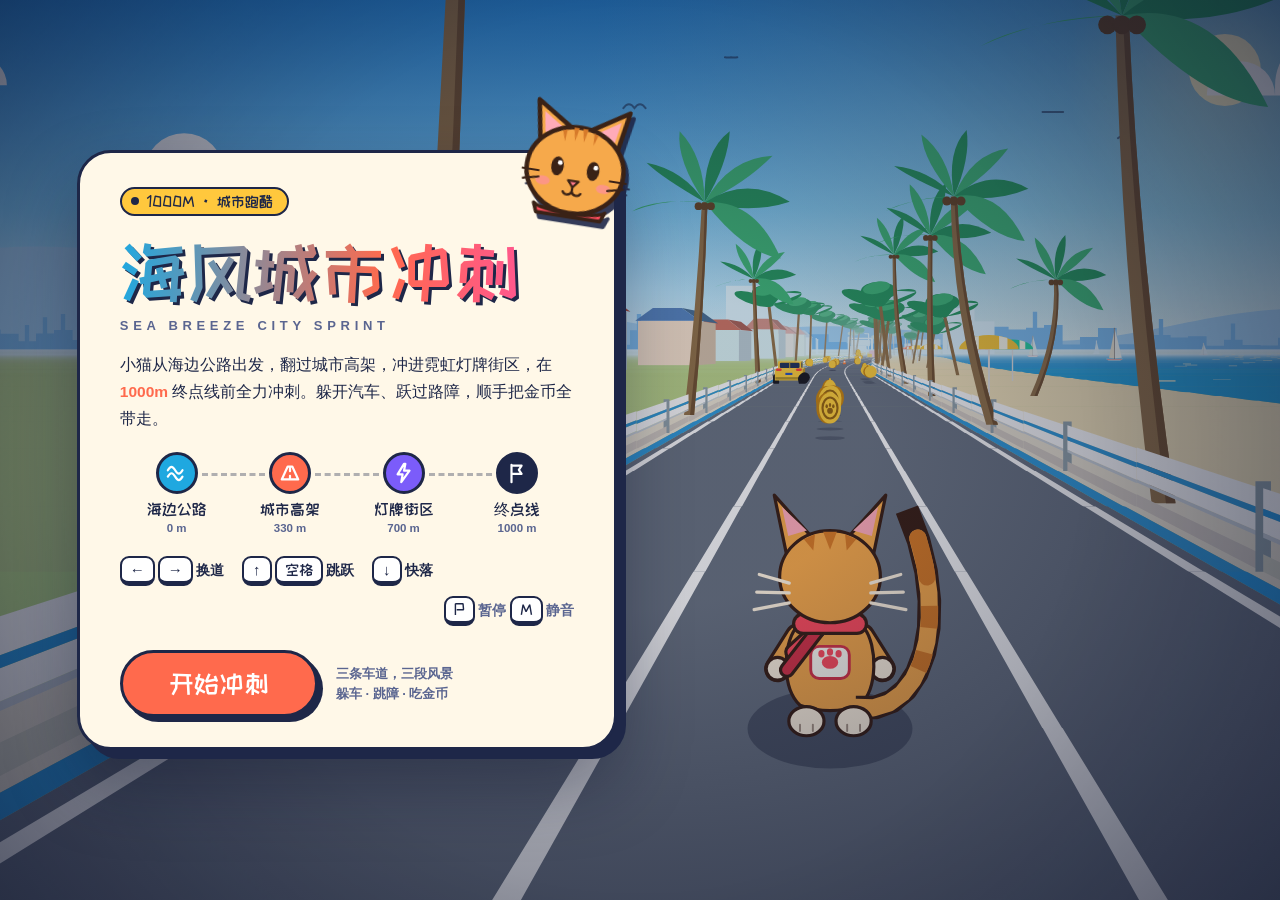
<file: index.html>
<!DOCTYPE html>
<html lang="zh-CN">
<head>
<meta charset="utf-8">
<meta name="viewport" content="width=device-width,initial-scale=1,maximum-scale=1,viewport-fit=cover,user-scalable=no">
<title>海风城市冲刺 · 小猫 1000m 城市跑酷</title>
<meta name="description" content="小猫从海边公路出发，翻过城市高架，冲进霓虹灯牌街区，在 1000m 终点线前全力冲刺。左右换道、跳跃躲障、收集金币，冲线结算星级。">
<meta name="theme-color" content="#1E2748">
<meta name="generator" content="sea-breeze-city-sprint v2.0">
<meta property="og:title" content="海风城市冲刺 · 小猫 1000m 城市跑酷">
<meta property="og:description" content="海边公路 → 城市高架 → 灯牌街区 → 1000m 终点。换道、跳跃、吃金币，冲线结算星级。">
<meta property="og:type" content="website">
<link rel="icon" href="data:image/svg+xml,%3Csvg xmlns='http://www.w3.org/2000/svg' viewBox='0 0 64 64'%3E%3Cpath d='M13 27 8 6l19 12zM51 27 56 6 37 18z' fill='%23F6A94B' stroke='%233A2216' stroke-width='3.5' stroke-linejoin='round'/%3E%3Ccircle cx='32' cy='39' r='24' fill='%23F6A94B' stroke='%233A2216' stroke-width='3.5'/%3E%3Cellipse cx='23' cy='37' rx='3.2' ry='4.8' fill='%233A2216'/%3E%3Cellipse cx='41' cy='37' rx='3.2' ry='4.8' fill='%233A2216'/%3E%3Cpath d='M28.5 45.5h7L32 49z' fill='%23FF7A8A'/%3E%3C/svg%3E">
<style>
/* 标题与数字字体：ZCOOL KuaiLe（站酷快乐体）· 字体作者站酷，SIL Open Font License 1.1。
   只内嵌本页实际用到的字符子集，页面因此完全自包含，不依赖在线字体服务。 */
@font-face{font-family:'KuaiLe';src:url([data-uri]) format('woff2');font-display:swap}
/* ---------- 设计令牌：奶油纸 + 墨蓝描边 + 珊瑚橙 ---------- */
:root{
  --cream:#FFF8E8;--cream2:#F4EAD2;--ink:#1E2748;--ink2:#5A6590;
  --coral:#FF6A4D;--sun:#FFC83D;--sea:#1FA8E0;--mint:#2FD1A0;--grape:#7B5CFA;--pink:#FF4FA8;
  --disp:'KuaiLe','PingFang SC','Hiragino Sans GB','Yuanti SC','Microsoft YaHei','Noto Sans SC',sans-serif;
  --body:'PingFang SC','Hiragino Sans GB','Microsoft YaHei','Noto Sans SC','Helvetica Neue',Arial,sans-serif;
  --pop:cubic-bezier(.2,1.5,.4,1);
}
*,*::before,*::after{box-sizing:border-box}
html,body{margin:0;height:100%;overflow:hidden;background:#0A1028;color:var(--ink);font-family:var(--body);-webkit-user-select:none;user-select:none;-webkit-tap-highlight-color:transparent;overscroll-behavior:none;touch-action:none}
#game{position:fixed;inset:0;width:100%;height:100%;display:block}
#ui{position:fixed;inset:0;pointer-events:none;overflow:hidden}
svg{display:block}
button{font:inherit;color:inherit;cursor:pointer}
.hidden{opacity:0!important;visibility:hidden!important;pointer-events:none!important}
.touch-only{display:none!important}
body.touch .touch-only{display:flex!important}
body.touch .pad-only{display:none!important}

/* ---------- 通用盒 / 按钮 / 键帽 ---------- */
/* HUD 走轻量路线：半透明奶油底、细描边、浅投影，尽量不压住场景 */
.box{background:rgba(255,248,232,.9);border:2.5px solid var(--ink);border-radius:999px;box-shadow:2px 2px 0 var(--ink);display:flex;align-items:center;gap:6px;padding:5px 13px;font-family:var(--disp);font-size:18px;line-height:1;color:var(--ink);white-space:nowrap}
.btn{pointer-events:auto;display:inline-flex;align-items:center;justify-content:center;gap:8px;font-family:var(--disp);font-size:22px;line-height:1;padding:15px 34px;border:3px solid var(--ink);border-radius:999px;background:var(--cream);color:var(--ink);box-shadow:5px 5px 0 var(--ink);transition:transform .14s var(--pop),box-shadow .14s}
.btn:hover{transform:translate(-1px,-2px);box-shadow:7px 7px 0 var(--ink)}
.btn:active{transform:translate(4px,4px);box-shadow:1px 1px 0 var(--ink)}
.btn.primary{background:var(--coral);color:#fff}
.btn.sea{background:var(--sea);color:#fff}
.btn.small{font-size:18px;padding:12px 24px}
.icon-btn{pointer-events:auto;width:38px;height:38px;border-radius:50%;background:rgba(255,248,232,.9);border:2.5px solid var(--ink);box-shadow:2px 2px 0 var(--ink);display:flex;align-items:center;justify-content:center;padding:0;transition:transform .14s var(--pop),box-shadow .14s}
.icon-btn svg{width:17px;height:17px;fill:var(--ink)}
.icon-btn:active{transform:translate(3px,3px);box-shadow:0 0 0 var(--ink)}
kbd{display:inline-flex;align-items:center;justify-content:center;min-width:30px;height:30px;padding:0 8px;border:2.5px solid var(--ink);border-bottom-width:5px;border-radius:9px;background:#fff;font-family:var(--disp);font-weight:400;font-size:15px;color:var(--ink);margin:0 3px 0 0}

/* ---------- HUD ---------- */
#hud{position:absolute;inset:0;padding:calc(12px + env(safe-area-inset-top)) 14px 0;display:grid;grid-template-columns:auto minmax(0,1fr) auto;grid-template-rows:auto auto;align-items:start;align-content:start;gap:12px;transition:opacity .45s ease}
#hearts{gap:3px;padding:6px 10px}
#hearts svg{width:19px;height:19px;fill:var(--coral);stroke:var(--ink);stroke-width:2;transition:transform .25s var(--pop),fill .25s}
#hearts svg.off{fill:#D8D1C0;transform:scale(.72)}
#hearts svg.beat{animation:beat .4s var(--pop)}
@keyframes beat{45%{transform:scale(1.45)}}
#prog-wrap{width:100%;min-width:0;max-width:640px;justify-self:center;padding-top:3px}
#prog{position:relative;height:17px;background:rgba(255,248,232,.92);border:2.5px solid var(--ink);border-radius:999px;box-shadow:2px 2px 0 var(--ink)}
.pseg{position:absolute;top:3px;bottom:3px;border-radius:999px;opacity:.34}
.p0{left:3px;width:33%;background:var(--sea)}
.p1{left:33%;width:36.6%;background:var(--coral)}
.p2{left:69.6%;right:3px;background:var(--grape)}
.pmark{position:absolute;top:-5px;bottom:-5px;width:3px;margin-left:-1.5px;background:var(--ink);border-radius:2px;opacity:.55}
#progFill{position:absolute;left:3px;top:3px;bottom:3px;width:calc(100% - 6px);border-radius:999px;background:linear-gradient(90deg,var(--sea),var(--sea) 33%,var(--coral) 33%,var(--coral) 69.6%,var(--grape) 69.6%);transform-origin:left center;transform:scaleX(0)}
#progCat{position:absolute;top:50%;left:calc(3px + (100% - 6px) * var(--p,0));width:32px;height:32px;margin:-16px 0 0 -16px;transition:none}
#progCat svg{width:100%;height:100%;filter:drop-shadow(2px 2px 0 var(--ink))}
#dist{margin-top:7px;text-align:center;font-family:var(--disp);font-size:15px;line-height:1;color:#fff;text-shadow:0 2px 0 rgba(30,39,72,.6)}
#dist b{font-weight:400;font-size:18px}
#dist span{opacity:.85;margin-left:3px}
#dist em{font-style:normal;display:none;margin-left:8px;padding:3px 9px;border-radius:999px;background:var(--sun);color:var(--ink);font-size:13px;text-shadow:none}
#dist em.show{display:inline-block}
#hud-right{display:flex;align-items:center;gap:8px}
#coinbox{padding:5px 12px 5px 8px}
#coinbox svg{width:21px;height:21px}
#coinbox.bump svg{animation:coinbump .3s var(--pop)}
@keyframes coinbump{50%{transform:scale(1.4) rotate(-14deg)}}
#timebox{flex-direction:column;align-items:flex-start;gap:1px;padding:5px 13px;font-size:17px;font-variant-numeric:tabular-nums}
#timebox small{font-family:var(--body);font-size:11px;font-weight:700;color:var(--ink2);letter-spacing:.04em}

/* ---------- 阶段横幅 / 倒计时 ---------- */
#banner{position:absolute;left:0;right:0;top:max(9%,86px);display:flex;justify-content:center;opacity:0}
#banner.show{opacity:1}
.bcard{display:flex;align-items:center;gap:14px;background:var(--cream);border:3px solid var(--ink);border-radius:24px;box-shadow:6px 6px 0 var(--ink);padding:12px 28px 12px 14px;transform:translateX(-40px) scale(.85);opacity:0}
#banner.show .bcard{animation:bannerIn 2.7s cubic-bezier(.2,1,.3,1) forwards}
@keyframes bannerIn{0%{transform:translateX(-60px) scale(.85);opacity:0}12%{transform:none;opacity:1}82%{transform:none;opacity:1}100%{transform:translateY(-26px) scale(.94);opacity:0}}
.bnum{font-family:var(--disp);font-size:38px;line-height:1;color:#fff;background:var(--sea);border:3px solid var(--ink);border-radius:16px;padding:10px 13px;min-width:64px;text-align:center}
.btxt b{display:block;font-family:var(--disp);font-weight:400;font-size:30px;line-height:1.1;color:var(--ink)}
.btxt i{display:block;font-style:normal;font-weight:800;font-size:11px;letter-spacing:.28em;color:var(--ink2)}
.bcard.s1 .bnum{background:var(--coral)}
.bcard.s2 .bnum{background:var(--grape)}
#countdown{position:absolute;inset:0;display:flex;align-items:center;justify-content:center;font-family:var(--disp);font-size:clamp(110px,22vw,230px);color:#fff;text-shadow:7px 7px 0 var(--ink);pointer-events:none}
#countdown span{display:block;animation:cd .62s cubic-bezier(.2,1.4,.4,1) forwards}
@keyframes cd{0%{transform:scale(.3);opacity:0}35%{transform:scale(1.08);opacity:1}75%{transform:scale(1);opacity:1}100%{transform:scale(1.25);opacity:0}}
#countdown.go span{color:var(--sun);animation-duration:.8s}

/* ---------- 覆盖层 / 面板 ---------- */
.overlay{position:absolute;inset:0;display:flex;align-items:center;justify-content:center;padding:18px;background:radial-gradient(ellipse at center,rgba(10,16,40,.18) 25%,rgba(10,16,40,.6) 100%);pointer-events:auto;transition:opacity .35s ease,visibility .35s}
.panel{position:relative;width:min(560px,100%);max-height:100%;overflow:auto;background:var(--cream);border:3px solid var(--ink);border-radius:34px;box-shadow:9px 9px 0 var(--ink),0 34px 70px rgba(10,16,40,.4);padding:34px 40px 30px;animation:panelIn .5s var(--pop) both}
@keyframes panelIn{from{transform:translateY(26px) scale(.94);opacity:0}to{transform:none;opacity:1}}
.tag{display:inline-flex;align-items:center;gap:8px;background:var(--sun);border:2.5px solid var(--ink);border-radius:999px;padding:5px 14px 5px 9px;font-family:var(--disp);font-size:15px;line-height:1}
.tag i{width:8px;height:8px;border-radius:50%;background:var(--ink)}
h1{margin:18px 0 6px;font-family:var(--disp);font-weight:400;font-size:clamp(40px,6.4vw,72px);line-height:1.08;letter-spacing:.01em;background:linear-gradient(92deg,var(--sea) 0%,var(--coral) 58%,var(--pink) 100%);-webkit-background-clip:text;background-clip:text;color:transparent;filter:drop-shadow(3.5px 3.5px 0 var(--ink))}
.sub{margin:0;font-weight:800;font-size:13px;letter-spacing:.36em;color:var(--ink2)}
.lead{margin:18px 0 0;font-size:15.5px;line-height:1.75;color:var(--ink)}
.lead b{color:var(--coral)}
.route{list-style:none;margin:20px 0 0;padding:0;display:grid;grid-template-columns:repeat(4,1fr);gap:0}
.route li{position:relative;display:flex;flex-direction:column;align-items:center;text-align:center;gap:7px;padding:0 4px}
.route li::before{content:"";position:absolute;top:21px;left:calc(-50% + 25px);width:calc(100% - 50px);border-top:3px dashed rgba(30,39,72,.35)}
.route li:first-child::before{display:none}
.route i{position:relative;width:42px;height:42px;border-radius:50%;border:3px solid var(--ink);display:flex;align-items:center;justify-content:center}
.route i svg{width:22px;height:22px;fill:none;stroke:#fff;stroke-width:2.4;stroke-linecap:round;stroke-linejoin:round}
.r0 i{background:var(--sea)}.r1 i{background:var(--coral)}.r2 i{background:var(--grape)}.r3 i{background:var(--ink)}
.route b{font-family:var(--disp);font-weight:400;font-size:16px;line-height:1;color:var(--ink)}
.route span{display:block;margin-top:3px;font-size:11.5px;font-weight:700;color:var(--ink2);font-variant-numeric:tabular-nums}
.keys{margin-top:22px;display:flex;flex-wrap:wrap;align-items:center;gap:10px 18px;font-size:14px;font-weight:700;color:var(--ink)}
.keys .minor{color:var(--ink2);font-weight:600;margin-left:auto}
.cta{margin-top:24px;display:flex;align-items:center;gap:18px;flex-wrap:wrap}
#btnStart{font-size:27px;padding:17px 46px}
.best{font-size:13px;font-weight:700;color:var(--ink2);line-height:1.5}
.best b{color:var(--coral)}
.mascot{position:absolute;right:-26px;top:-58px;width:126px;height:126px;transform:rotate(9deg);filter:drop-shadow(4px 5px 0 rgba(30,39,72,.9));animation:bob 3.2s ease-in-out infinite;pointer-events:none}
@keyframes bob{50%{transform:rotate(5deg) translateY(-8px)}}

/* ---------- 结算 ---------- */
.result{width:min(520px,100%);text-align:center;padding-top:30px}
.ribbon{display:inline-block;font-family:var(--disp);font-size:15px;line-height:1;padding:6px 16px;border-radius:999px;background:var(--mint);border:3px solid var(--ink);color:#fff}
h2{margin:14px 0 4px;font-family:var(--disp);font-weight:400;font-size:clamp(38px,6vw,58px);line-height:1.1;color:var(--ink)}
h2.fail{color:var(--coral)}
.stars{display:flex;justify-content:center;gap:8px;margin:10px 0 4px;min-height:62px}
.stars svg{width:60px;height:60px;fill:#E6DDC8;stroke:var(--ink);stroke-width:1.6;transform:scale(.7);transition:transform .1s}
.stars svg:nth-child(2){width:72px;height:72px;margin-top:-10px}
.stars svg.on{fill:var(--sun);animation:starPop .5s var(--pop) forwards}
@keyframes starPop{0%{transform:scale(.2) rotate(-40deg)}60%{transform:scale(1.25) rotate(8deg)}100%{transform:scale(1) rotate(0)}}
.newbest{display:none;margin:2px auto 0;width:max-content;font-family:var(--disp);font-size:15px;padding:5px 14px;border-radius:999px;background:var(--pink);color:#fff;border:3px solid var(--ink);animation:bestIn .5s var(--pop) both .9s}
.newbest.show{display:block}
@keyframes bestIn{from{transform:scale(0) rotate(-16deg);opacity:0}to{transform:none;opacity:1}}
.stats{display:grid;grid-template-columns:repeat(4,1fr);gap:10px;margin:18px 0 0}
.stats div{background:var(--cream2);border:2.5px solid var(--ink);border-radius:18px;padding:11px 4px 9px}
.stats dt{font-size:12px;font-weight:800;color:var(--ink2);letter-spacing:.08em}
.stats dd{margin:4px 0 0;font-family:var(--disp);font-size:26px;line-height:1;color:var(--ink);font-variant-numeric:tabular-nums}
.stats dd small{font-size:14px;margin-left:2px}
.row{margin-top:22px;display:flex;justify-content:center;gap:14px;flex-wrap:wrap}
.result .best{margin-top:16px;text-align:center}
#over .fail{margin-bottom:10px}

/* ---------- Toast / 触屏按钮 ---------- */
#toast{position:absolute;left:50%;bottom:calc(9% + env(safe-area-inset-bottom));transform:translateX(-50%) translateY(16px);background:var(--ink);color:var(--cream);font-weight:700;font-size:14px;padding:11px 20px;border-radius:999px;opacity:0;transition:opacity .25s,transform .25s;white-space:nowrap}
#toast.show{opacity:1;transform:translateX(-50%)}
#touch{position:absolute;left:0;right:0;bottom:calc(16px + env(safe-area-inset-bottom));display:flex;justify-content:space-between;align-items:flex-end;padding:0 16px}
#touch button{pointer-events:auto;width:74px;height:74px;border-radius:50%;background:rgba(255,248,232,.86);border:3px solid var(--ink);box-shadow:3px 3px 0 var(--ink);display:flex;align-items:center;justify-content:center;padding:0}
#touch button svg{width:30px;height:30px;fill:var(--ink)}
#touch button:active{transform:translate(3px,3px);box-shadow:0 0 0 var(--ink)}
#touch .tgroup{display:flex;gap:12px}
#btnJump{width:98px!important;height:98px!important;background:rgba(255,106,77,.92)!important}
#btnJump svg{fill:#fff!important;width:38px!important;height:38px!important}

/* ---------- 响应式 ---------- */
@media (max-aspect-ratio: 11/10){
  #title{align-items:flex-start;padding-top:calc(4vh + env(safe-area-inset-top))}
  .panel{padding:28px 24px 24px;border-radius:28px}
  .route{grid-template-columns:repeat(2,1fr);gap:14px 0}
  .route li:nth-child(3)::before{display:none}
  .mascot{width:104px;height:104px;top:-44px}
  #hud{grid-template-columns:1fr auto;grid-template-areas:"hearts right" "prog prog";gap:8px 10px}
  #timebox{display:none}
  #hearts{grid-area:hearts;justify-self:start}
  #hud-right{grid-area:right}
  #prog-wrap{grid-area:prog;max-width:none;padding-top:0}
  #dist{margin-top:7px;font-size:15px;white-space:nowrap}
  #dist b{font-size:18px}
  /* 竖屏：HUD 占两行，标牌放在 HUD 下方、地平线上方，不压道路 */
  #banner{top:calc(108px + env(safe-area-inset-top))}
  .bcard{padding:10px 20px 10px 12px}
  .bnum{font-size:30px;min-width:52px;padding:8px 10px}
  .btxt b{font-size:24px}
  .box{font-size:17px;padding:5px 11px}
  #hearts svg{width:18px;height:18px}
  .stats dd{font-size:22px}
}
@media (min-aspect-ratio: 11/10){
  #title{justify-content:flex-start;padding-left:clamp(18px,6vw,110px)}
  #title .panel{width:min(540px,54vw)}
}
#title .panel{overflow:visible}
@media (max-height:640px){#title .panel{overflow:auto}.mascot{display:none}}
@media (max-height:480px){
  .box{font-size:15px;padding:4px 10px;border-width:2.5px}
  #hearts svg{width:16px;height:16px}
  #coinbox svg{width:18px;height:18px}
  #timebox small{font-size:9px}
  .icon-btn{width:34px;height:34px;border-width:2.5px}
  .icon-btn svg{width:15px;height:15px}
  #hud{padding-top:calc(8px + env(safe-area-inset-top))}
  #prog{height:16px}
  #progCat{width:30px;height:30px;margin:-15px 0 0 -15px}
  #dist{font-size:14px;margin-top:6px}
  #dist b{font-size:17px}
  #touch button{width:62px;height:62px}
  #btnJump{width:82px!important;height:82px!important}
  /* 横屏手机：高度太小，标牌靠左放在生命值下方，避开中间的道路 */
  #banner{top:52px;justify-content:flex-start;padding-left:14px}
  .bcard{padding:8px 16px 8px 10px;gap:10px}
  .bnum{font-size:24px;min-width:42px;padding:6px 8px;border-radius:12px}
  .btxt b{font-size:19px}
  .btxt i{font-size:8px;letter-spacing:.2em}
}
@media (max-height:560px){
  .panel{padding:20px 28px 18px}
  h1{margin-top:10px;font-size:clamp(34px,8vh,52px)}
  .lead{display:none}
  .route{margin-top:12px}
  .keys{margin-top:12px}
  .cta{margin-top:14px}
  #btnStart{font-size:22px;padding:14px 36px}
  .mascot{width:96px;height:96px;top:-22px}
  h2{margin:8px 0 0}
  .stars{min-height:50px}.stars svg{width:48px;height:48px}.stars svg:nth-child(2){width:58px;height:58px}
  .stats{margin-top:10px}.row{margin-top:14px}
}
@media (max-width:380px){
  #hud-right .icon-btn{display:none}
  .route b{font-size:14px}
}
@media (prefers-reduced-motion: reduce){
  .mascot,#banner.show .bcard,.panel{animation:none!important}
}

</style>
</head>
<body>
<canvas id="game"></canvas>
<div id="ui">

  <div id="hud" class="hidden">
    <div class="box" id="hearts" aria-label="生命值"></div>
    <div id="prog-wrap">
      <div id="prog">
        <i class="pseg p0"></i><i class="pseg p1"></i><i class="pseg p2"></i>
        <i class="pmark" style="left:33%"></i><i class="pmark" style="left:69.6%"></i>
        <div id="progFill"></div>
        <div id="progCat"><svg viewBox="0 0 64 64"><path d="M13 27 8 6l19 12zM51 27 56 6 37 18z" fill="#F6A94B" stroke="#3A2216" stroke-width="3.5" stroke-linejoin="round"/><circle cx="32" cy="39" r="24" fill="#F6A94B" stroke="#3A2216" stroke-width="3.5"/><ellipse cx="23" cy="37" rx="3.2" ry="4.8" fill="#3A2216"/><ellipse cx="41" cy="37" rx="3.2" ry="4.8" fill="#3A2216"/><path d="M28.5 45.5h7L32 49z" fill="#FF7A8A"/></svg></div>
      </div>
      <div id="dist"><b id="distNow">0</b><span>/ 1000 m</span><em id="practiceTag">练习起跑</em></div>
    </div>
    <div id="hud-right">
      <div class="box" id="coinbox"><svg viewBox="0 0 24 24"><circle cx="12" cy="12" r="10" fill="#FFC83D" stroke="#1E2748" stroke-width="2.2"/><circle cx="12" cy="12" r="5.6" fill="none" stroke="#C8861C" stroke-width="2"/></svg><span id="coins">0</span></div>
      <div class="box" id="timebox"><span id="time">00:00.0</span><small id="speed">0 km/h</small></div>
      <button class="icon-btn" id="btnMute" aria-label="静音开关"><svg viewBox="0 0 24 24"><path id="mutePath" d="M4 9v6h4l5 4V5L8 9H4zm12.3-1.9-1.3 1.6A5 5 0 0 1 17 12a5 5 0 0 1-2 3.3l1.3 1.6A7 7 0 0 0 19 12a7 7 0 0 0-2.7-4.9z"/></svg></button>
      <button class="icon-btn" id="btnPause" aria-label="暂停"><svg viewBox="0 0 24 24"><path d="M6 5h4v14H6zM14 5h4v14h-4z"/></svg></button>
    </div>
  </div>

  <div id="banner"><div class="bcard" id="bcard"><span class="bnum" id="bNum">01</span><div class="btxt"><b id="bName">海边公路</b><i id="bEn">SEASIDE HIGHWAY</i></div></div></div>
  <div id="countdown"></div>

  <div id="title" class="overlay">
    <section class="panel">
      <svg class="mascot" viewBox="0 0 140 140" aria-hidden="true">
        <path d="M27 58 19 12l44 28z" fill="#F6A94B" stroke="#3A2216" stroke-width="5" stroke-linejoin="round"/>
        <path d="M113 58 121 12 77 40z" fill="#F6A94B" stroke="#3A2216" stroke-width="5" stroke-linejoin="round"/>
        <path d="M31 47 27 24l22 14z" fill="#FFABB8"/><path d="M109 47l4-23-22 14z" fill="#FFABB8"/>
        <ellipse cx="70" cy="84" rx="54" ry="48" fill="#F6A94B" stroke="#3A2216" stroke-width="5"/>
        <path d="M62 37h6l-3 15zM72 37h6l-3 15zM50 42l5-2-1 14zM85 40l5 2-4 12z" fill="#D67A2A"/>
        <ellipse cx="50" cy="82" rx="7" ry="10.5" fill="#3A2216"/><ellipse cx="90" cy="82" rx="7" ry="10.5" fill="#3A2216"/>
        <circle cx="52.5" cy="78" r="2.6" fill="#fff"/><circle cx="92.5" cy="78" r="2.6" fill="#fff"/>
        <ellipse cx="36" cy="100" rx="8" ry="5" fill="#FF8F9E" opacity=".7"/><ellipse cx="104" cy="100" rx="8" ry="5" fill="#FF8F9E" opacity=".7"/>
        <path d="M64 96h12l-6 7z" fill="#FF7A8A" stroke="#3A2216" stroke-width="2.4" stroke-linejoin="round"/>
        <path d="M70 103v5m0 0c-2 5-8 5-10 1m10-1c2 5 8 5 10 1" fill="none" stroke="#3A2216" stroke-width="2.6" stroke-linecap="round"/>
        <path d="M12 90h18M14 101l17-4M128 90h-18M126 97l-17 4" stroke="#3A2216" stroke-width="2.4" stroke-linecap="round"/>
        <path d="M30 126c10 8 70 8 80 0l-4 10H34z" fill="#FF4D5E" stroke="#3A2216" stroke-width="4" stroke-linejoin="round"/>
      </svg>
      <span class="tag"><i></i>1000M · 城市跑酷</span>
      <h1>海风城市冲刺</h1>
      <p class="sub">SEA BREEZE CITY SPRINT</p>
      <p class="lead">小猫从海边公路出发，翻过城市高架，冲进霓虹灯牌街区，在 <b>1000m</b> 终点线前全力冲刺。躲开汽车、跃过路障，顺手把金币全带走。</p>
      <ol class="route">
        <li class="r0"><i><svg viewBox="0 0 24 24"><path d="M2 9c3-5 5-5 8 0s5 5 8 0M2 16c3-5 5-5 8 0s5 5 8 0"/></svg></i><div><b>海边公路</b><span>0 m</span></div></li>
        <li class="r1"><i><svg viewBox="0 0 24 24"><path d="M3 19 9.5 5h5L21 19M3 19h18M12 19v-4m0-5v-3"/></svg></i><div><b>城市高架</b><span>330 m</span></div></li>
        <li class="r2"><i><svg viewBox="0 0 24 24"><path d="M12 2 5 13.5h5.5L9 22l9-12.5h-6L13.5 2z"/></svg></i><div><b>灯牌街区</b><span>700 m</span></div></li>
        <li class="r3"><i><svg viewBox="0 0 24 24"><path d="M6 22V3m0 1h11l-3 4.5 3 4.5H6"/></svg></i><div><b>终点线</b><span>1000 m</span></div></li>
      </ol>
      <div class="keys pad-only">
        <span><kbd>←</kbd><kbd>→</kbd>换道</span>
        <span><kbd>↑</kbd><kbd>空格</kbd>跳跃</span>
        <span><kbd>↓</kbd>快落</span>
        <span class="minor"><kbd>P</kbd>暂停 <kbd>M</kbd>静音</span>
      </div>
      <div class="keys touch-only">左右滑动换道 · 点按或上滑跳跃 · 下滑快速落地</div>
      <div class="cta"><button id="btnStart" class="btn primary">开始冲刺</button><span id="best" class="best"></span></div>
    </section>
  </div>

  <div id="result" class="overlay hidden">
    <section class="panel result">
      <span class="ribbon">1000M 完赛证书</span>
      <h2>冲线！</h2>
      <div class="stars" id="stars"></div>
      <div class="newbest" id="newBest">新纪录！</div>
      <dl class="stats">
        <div><dt>用时</dt><dd id="rTime">0.0<small>s</small></dd></div>
        <div><dt>金币</dt><dd id="rCoins">0</dd></div>
        <div><dt>碰撞</dt><dd id="rHits">0<small>次</small></dd></div>
        <div><dt>得分</dt><dd id="rScore">0</dd></div>
      </dl>
      <div class="row"><button id="btnAgain" class="btn primary">再来一次</button><button id="btnShare" class="btn sea">分享成绩</button></div>
      <div class="best" id="rBest"></div>
    </section>
  </div>

  <div id="over" class="overlay hidden">
    <section class="panel result">
      <span class="ribbon" style="background:var(--coral)">差一点点</span>
      <h2 class="fail">被挡住了！</h2>
      <p class="lead" style="margin-top:6px">小猫跑到了 <b id="oDist">0 m</b>，还差一点就冲线了。</p>
      <dl class="stats">
        <div><dt>距离</dt><dd id="oDist2">0<small>m</small></dd></div>
        <div><dt>金币</dt><dd id="oCoins">0</dd></div>
        <div><dt>用时</dt><dd id="oTime">0.0<small>s</small></dd></div>
      </dl>
      <div class="row"><button id="btnRetry" class="btn primary">重新挑战</button><button id="btnHome" class="btn">回到起点</button></div>
    </section>
  </div>

  <div id="pause" class="overlay hidden">
    <section class="panel result" style="width:min(420px,100%)">
      <span class="ribbon" style="background:var(--sea)">休息一下</span>
      <h2>暂停中</h2>
      <div class="row"><button id="btnResume" class="btn primary">继续冲刺</button><button id="btnRestart" class="btn">重新开始</button></div>
      <div class="row"><button id="btnSound" class="btn small">声音：开</button><button id="btnHome2" class="btn small">回到起点</button></div>
    </section>
  </div>

  <div id="toast"></div>

  <div id="touch" class="hidden">
    <div class="tgroup"><button id="btnLeft" aria-label="向左换道"><svg viewBox="0 0 24 24"><path d="M15 4 7 12l8 8V4z"/></svg></button><button id="btnRight" aria-label="向右换道"><svg viewBox="0 0 24 24"><path d="M9 4l8 8-8 8V4z"/></svg></button></div>
    <button id="btnJump" aria-label="跳跃"><svg viewBox="0 0 24 24"><path d="M12 3 4 13h5v8h6v-8h5z"/></svg></button>
  </div>

</div>
<script>
'use strict';
/* ======================================================================
   海风城市冲刺 · 单文件伪 3D 跑酷
   坐标约定（单位：米）
     z  沿赛道前进方向；x  横向（右为正，0 = 路面中线）；y  高度（0 = 地面）
   路面、护栏、金币、障碍、楼宇全部经过同一个投影函数：
     screenX = cx + f/dz * (x + 弯道偏移 - 镜头横向偏移)
     screenY = hy + f/dz * (镜头高度 - y)
   护栏取路缘外侧固定横向偏移，所以永远贴着道路边缘收敛到消失点。
   ====================================================================== */

/* ---------------------------- 1. 工具 ---------------------------- */
const TAU = Math.PI * 2;
const clamp = (v, a, b) => (v < a ? a : v > b ? b : v);
const lerp = (a, b, t) => a + (b - a) * t;
const smooth = (a, b, x) => { const t = clamp((x - a) / (b - a), 0, 1); return t * t * (3 - 2 * t); };
function mulberry32(seed) {
  let a = seed >>> 0;
  return function () {
    a = (a + 0x6D2B79F5) | 0;
    let t = Math.imul(a ^ (a >>> 15), 1 | a);
    t = (t + Math.imul(t ^ (t >>> 7), 61 | t)) ^ t;
    return ((t ^ (t >>> 14)) >>> 0) / 4294967296;
  };
}
function hash2(a, b) {
  let h = (Math.imul(a | 0, 374761393) + Math.imul(b | 0, 668265263) + 0x9E3779B9) | 0;
  h = Math.imul(h ^ (h >>> 13), 1274126177);
  return ((h ^ (h >>> 16)) >>> 0) / 4294967296;
}
const hex = h => [parseInt(h.slice(1, 3), 16), parseInt(h.slice(3, 5), 16), parseInt(h.slice(5, 7), 16)];
const rgb = c => 'rgb(' + (c[0] | 0) + ',' + (c[1] | 0) + ',' + (c[2] | 0) + ')';
const rgba = (c, a) => 'rgba(' + (c[0] | 0) + ',' + (c[1] | 0) + ',' + (c[2] | 0) + ',' + a + ')';
const mixC = (a, b, t) => [a[0] + (b[0] - a[0]) * t, a[1] + (b[1] - a[1]) * t, a[2] + (b[2] - a[2]) * t];
const shC = (c, k) => [c[0] * k, c[1] * k, c[2] * k];
function keys4(arr, t) { const x = clamp(t, 0, 1) * 3, i = Math.min(2, x | 0); return mixC(arr[i], arr[i + 1], x - i); }
const fmtTime = t => { const m = (t / 60) | 0, s = t - m * 60; return (m < 10 ? '0' : '') + m + ':' + (s < 10 ? '0' : '') + s.toFixed(1); };

/* ---------------------------- 2. 常量 ---------------------------- */
const SEG_LEN = 3, LANE_W = 2.7, ROAD_HALF = 4.05;
const RAIL_X = ROAD_HALF + 0.42, LEDGE_OUT = ROAD_HALF + 1.32, WALL_X = LEDGE_OUT + 0.04;
const LANE_X = [-LANE_W, 0, LANE_W];
const CAM_H = 2.3, CAT_H = 1.3, CAT_W = 0.8;
const Z_START = -45, Z_END = 1420, FINISH_Z = 1000;
const RAMP_UP = [312, 392], RAMP_DN = [650, 752], VH = 14;        // 上 / 下高架匝道
const Z_QUAY = 256, Z_CITY = 288, Z_EMB = 352, Z_SHOP = 696;      // 场景分区
const BIG = 900;                                                   // 地面条带向外的延伸
const STAGES = [
  { z: 0, n: '海边公路', en: 'SEASIDE HIGHWAY' },
  { z: 330, n: '城市高架', en: 'CITY VIADUCT' },
  { z: 696, n: '灯牌街区', en: 'NEON DISTRICT' },
];
const STREETS = [[-6, 6], [-14, -5.8], [5.8, 14], [-20, -14.5], [14.5, 20], [-39, -33], [33, 39], [-63, -57], [57, 63], [-94, -87], [87, 94], [-132, -125], [125, 132]];

/* ---------------------------- 3. 调色板与雾 ---------------------------- */
/* 四个关键帧：白天 → 日落 → 暮色 → 夜晚；T 由里程决定 */
const TKEYS = [[-80, 0], [230, 0.03], [320, 0.2], [440, 0.36], [560, 0.5], [640, 0.64], [720, 0.84], [800, 1]];
function timeAt(z) {
  const K = TKEYS;
  if (z <= K[0][0]) return K[0][1];
  for (let k = 0; k < K.length - 1; k++) if (z <= K[k + 1][0]) return lerp(K[k][1], K[k + 1][1], smooth(K[k][0], K[k + 1][0], z));
  return 1;
}
const PAL_DEF = {
  skyTop: ['#2B93E8', '#5A6AC4', '#272C6E', '#070B25'],
  skyMid: ['#7ECBF6', '#E8798E', '#46388C', '#141A4C'],
  haze: ['#DDF2FB', '#FFCB92', '#C8769F', '#6E3F93'],
  road: ['#6E7583', '#656582', '#404363', '#272B42'],
  lane: ['#FFFFFF', '#FFF2D9', '#ECE3F8', '#E2F6FF'],
  curbA: ['#FBFBF6', '#FFF0D8', '#D9D1EB', '#D4F1F6'],
  curbB: ['#2F9BE0', '#FF8A5C', '#B48CE0', '#FF5FB0'],
  plinth: ['#D6D1C5', '#C4A5A0', '#6A6488', '#363B5A'],
  railA: ['#FFFFFF', '#FFE9D0', '#C8C1E1', '#E8F3FF'],
  railB: ['#CFD5DC', '#BFA2AC', '#8580A8', '#96A2C4'],
  post: ['#98A2AD', '#86768E', '#524D76', '#48527D'],
  ledge: ['#E3DDCF', '#C2A2A6', '#5C5784', '#2C3156'],
  wallA: ['#CBC5B8', '#B49EB0', '#6A6390', '#383D62'],
  wallB: ['#B2AB9C', '#92809C', '#4E4978', '#25294A'],
  walk: ['#EBE5D7', '#D6B4A6', '#746C90', '#3A4062'],
  land: ['#BDD98E', '#B2A28C', '#595583', '#222648'],
  sand: ['#F8E7BA', '#F0C59E', '#84769A', '#383A60'],
  sea: ['#27A3DC', '#5872BA', '#2E3C7C', '#141C48'],
  ground: ['#A2BA8C', '#4C4872', '#313262', '#121636'],
  street: ['#8EA67D', '#403C66', '#282A54', '#191D43'],
  pier: ['#C6C1B7', '#AC98AC', '#635C8A', '#33385B'],
};
const PAL_KEYS = Object.keys(PAL_DEF), KP = {};
PAL_KEYS.forEach((k, i) => { KP[k] = i; PAL_DEF[k] = PAL_DEF[k].map(hex); });
const NPAL = 97, PALS = [];
for (let p = 0; p < NPAL; p++) PALS.push(PAL_KEYS.map(k => keys4(PAL_DEF[k], p / (NPAL - 1))));
const palIdAt = z => Math.round(timeAt(z) * (NPAL - 1));

/* 雾：全帧共用一个地平线雾色，远处物体融入背景 */
const NFOG = 32;
let HAZE = PALS[0][KP.haze], hazePal = -1;
const FOGLUT = new Map();
function setHaze(palId) {
  if (palId === hazePal) return;
  hazePal = palId; HAZE = PALS[palId][KP.haze]; FOGLUT.clear();
}
function fogged(c, fg) {
  let fq = (fg * NFOG) | 0; if (fq >= NFOG) fq = NFOG - 1;
  const r = c[0] >> 3, g = c[1] >> 3, b = c[2] >> 3;
  const key = ((r << 10) | (g << 5) | b) * NFOG + fq;
  let v = FOGLUT.get(key);
  if (v === undefined) {
    v = fq === NFOG - 1 ? rgb(HAZE) : rgb(mixC([r << 3, g << 3, b << 3], HAZE, (fq + 0.5) / NFOG));
    FOGLUT.set(key, v);
  }
  return v;
}
const fogAt = (d, DD) => (d > DD * 0.9 ? 1 : 1 - Math.exp(-Math.pow(d / (DD * 0.62), 3)));
const fogArr = (c, fg) => mixC(c, HAZE, clamp(fg, 0, 1));

/* ---------------------------- 4. 赛道几何 ---------------------------- */
/* 弯道以 [起点, 终点, 强度] 描述，强度单位：米 / 段² */
const CURVES = [[44, 132, 0.017], [156, 236, -0.019], [410, 520, -0.018], [546, 636, 0.02], [766, 846, 0.016], [868, 942, -0.017]];
function curveAt(z) {
  let c = 0;
  for (let i = 0; i < CURVES.length; i++) { const k = CURVES[i]; c += k[2] * (smooth(k[0], k[0] + 24, z) - smooth(k[1] - 24, k[1], z)); }
  return c / (SEG_LEN * SEG_LEN);
}
const elevAt = z => VH * smooth(RAMP_UP[0], RAMP_UP[1], z) - VH * smooth(RAMP_DN[0], RAMP_DN[1], z);

const SEGS = [];
(function buildTrack() {
  const n = Math.ceil((Z_END - Z_START) / SEG_LEN);
  let X = 0, s = 0;
  for (let i = 0; i < n; i++) {
    const z1 = Z_START + i * SEG_LEN, kappa = curveAt(z1 + 1.5);
    const g = { i, z1, z2: z1 + SEG_LEN, kappa, X1: X, s1: s, Y1: elevAt(z1), Y2: elevAt(z1 + SEG_LEN), palId: palIdAt(z1 + 1.5), ground: [], deco: [], items: [], wave: null };
    s += kappa * SEG_LEN;
    X += g.s1 * SEG_LEN + 0.5 * kappa * SEG_LEN * SEG_LEN;
    g.X2 = X; g.s2 = s;
    SEGS.push(g);
  }
})();
const NSEG = SEGS.length;
const segAt = z => SEGS[clamp(((z - Z_START) / SEG_LEN) | 0, 0, NSEG - 1)];
function roadX(z) { const g = segAt(z), l = z - g.z1; return g.X1 + g.s1 * l + 0.5 * g.kappa * l * l; }
function roadY(z) { const g = segAt(z), t = clamp((z - g.z1) / SEG_LEN, 0, 1); return lerp(g.Y1, g.Y2, t); }
const PIER_Z = [];
for (let z = 354; z < RAMP_DN[1] - 16; z += 30) PIER_Z.push(z);

/* ---------------------------- 5. 障碍尺寸 ---------------------------- */
const OB = {
  cone: { w: 0.5, d: 0.46, h: 0.75, jump: 1 },
  cooler: { w: 0.88, d: 0.72, h: 0.88, jump: 1 },
  toolbox: { w: 0.92, d: 0.5, h: 0.82, jump: 1 },
  bin: { w: 0.8, d: 0.74, h: 1.02, jump: 1 },
  icecream: { w: 1.9, d: 4.7, h: 2.05 },
  buggy: { w: 1.84, d: 4.0, h: 1.6 },
  taxi: { w: 1.84, d: 4.3, h: 1.52 },
  sedan: { w: 1.8, d: 4.3, h: 1.46 },
  teal: { w: 1.8, d: 4.2, h: 1.46 },
  white: { w: 1.82, d: 4.4, h: 1.5 },
  neonvan: { w: 1.9, d: 4.8, h: 2.0 },
  black: { w: 1.84, d: 4.5, h: 1.42 },
};
const TOTAL_COINS = { n: 0 };

/* ---------------------------- 6. 关卡生成（固定种子，每次赛道相同） ---------------------------- */
const ITEMS = [];
function genCourse() {
  const rnd = mulberry32(20261124), pk = a => a[(rnd() * a.length) | 0], rr = (a, b) => a + rnd() * (b - a);
  const others = l => [0, 1, 2].filter(k => k !== l);
  const jumpKind = z => (rnd() < 0.58 ? 'cone' : z < 330 ? 'cooler' : z < Z_SHOP ? 'toolbox' : 'bin');
  const carKind = z => (z < 330 ? pk(['icecream', 'buggy', 'icecream']) : z < Z_SHOP ? pk(['taxi', 'sedan', 'teal', 'taxi', 'white']) : pk(['taxi', 'neonvan', 'black', 'sedan', 'teal']));
  const obst = (kind, lane, z) => {
    const d = OB[kind], o = { kind, x: LANE_X[lane], z, w: d.w, d: d.d, h: d.h, jump: !!d.jump, dead: false, passed: false, ph: rnd() * 6, fg: 0 };
    ITEMS.push(o); segAt(z).items.push(o);
  };
  const coin = (lane, z, y = 0.78) => {
    const o = { kind: 'coin', x: LANE_X[lane], z, y, w: 0, d: 0, dead: false, ph: rnd() * TAU, fg: 0 };
    ITEMS.push(o); segAt(z).items.push(o);
  };
  const line = (lane, z, n, step = 2.1) => { for (let k = 0; k < n; k++) coin(lane, z + k * step); };
  const arc = (lane, z) => { const off = [-4.8, -2.4, 0, 2.4, 4.8], hh = [0.8, 1.4, 1.85, 1.4, 0.8]; for (let k = 0; k < 5; k++) coin(lane, z + off[k], hh[k]); };
  let z = 42, free = 1;
  line(1, 14, 5);
  while (z < 950) {
    const p = z / 1000;
    let adv = 0;
    const table = p < 0.3 ? [['jl', 3], ['ja', 3], ['car', 2], ['zig', 2]]
      : p < 0.66 ? [['jl', 2], ['ja', 2], ['car', 3], ['cc', 3], ['two', 1], ['zig', 1], ['sla', 1]]
      : [['ja', 2], ['car', 3], ['cc', 3], ['two', 3], ['tri', 2], ['sla', 2], ['zig', 1]];
    let sum = 0; for (let i = 0; i < table.length; i++) sum += table[i][1];
    let r = rnd() * sum, kind = 'car';
    for (let i = 0; i < table.length; i++) { r -= table[i][1]; if (r <= 0) { kind = table[i][0]; break; } }
    switch (kind) {
      case 'jl': { const l = (rnd() * 3) | 0; obst(jumpKind(z), l, z); line(pk(others(l)), z - 3, 4); break; }
      case 'ja': { const l = (rnd() * 3) | 0; obst(jumpKind(z), l, z); arc(l, z); break; }
      case 'car': { const l = (rnd() * 3) | 0; obst(carKind(z), l, z); free = pk(others(l)); line(free, z + 0.5, 5, 2.0); break; }
      case 'cc': {
        const c = (rnd() * 3) | 0; free = pk(others(c).filter(k => Math.abs(k - free) <= 1).concat(others(c)));
        obst(carKind(z), c, z); obst(jumpKind(z + 2), 3 - c - free, z + 2); line(free, z - 1, 5, 2.0); break;
      }
      case 'two': {
        const f = pk([0, 1, 2].filter(k => Math.abs(k - free) <= 1)); free = f;
        for (const k of [0, 1, 2]) if (k !== f) obst(carKind(z), k, z + (rnd() < 0.5 ? 0 : 3.2));
        line(f, z - 2, 6, 2.0); break;
      }
      case 'tri': { for (const k of [0, 1, 2]) obst('cone', k, z + (k === 1 ? 0 : 1.2)); arc(1, z); break; }
      case 'sla': {
        let l = (rnd() * 3) | 0;
        for (let k = 0; k < 3; k++) { obst(jumpKind(z + k * 8), l, z + k * 8); l = clamp(l + (rnd() < 0.5 ? -1 : 1), 0, 2); }
        adv = 16; break;
      }
      case 'zig': {
        let l = (rnd() * 3) | 0;
        for (let k = 0; k < 8; k++) { coin(l, z + k * 2.4); if (k % 2 === 1) l = clamp(l + (l === 0 ? 1 : l === 2 ? -1 : (rnd() < 0.5 ? -1 : 1)), 0, 2); }
        adv = 8; break;
      }
    }
    z += lerp(27, 16.5, smooth(0.05, 0.9, p)) * rr(0.92, 1.18) + adv;
  }
  ITEMS.sort((a, b) => a.z - b.z);
  TOTAL_COINS.n = ITEMS.reduce((n, o) => n + (o.kind === 'coin' ? 1 : 0), 0);
}

/* ---------------------------- 7. 画布与镜头 ---------------------------- */
const cvs = document.getElementById('game');
const ctx = cvs.getContext('2d', { alpha: false });
let W = 1, H = 1, DPR = 1, UX = 1;
let QUALITY = 0;                                    // 自动画质档位：帧率不足时逐级降
const Q_DRAW = [336, 264, 204], Q_DPR = [2, 1.5, 1.2], Q_PIX = [5.4e6, 3.6e6, 2.4e6];
const cam = { pos: -4.4, x: 0, y: CAM_H, f: 576, hy: 300, hy0: 300, cx: 640, cxT: 640, pz: 4.4, Xc: 0, sc: 0, dist: 0, T: 0, pal: 0, sh: 0, shx: 0, shy: 0, bob: 0 };
const targetCx = () => (G.state === 'title' && W / H > 1.1 ? W * 0.66 : W / 2);
function resize() {
  const vw = Math.max(1, window.innerWidth), vh = Math.max(1, window.innerHeight);
  /* 限制画布总像素：大屏 Retina 下若按 2 倍渲染，填充量过大会掉帧、画面发卡 */
  DPR = Math.max(0.75, Math.min(window.devicePixelRatio || 1, Q_DPR[QUALITY], Math.sqrt(Q_PIX[QUALITY] / (vw * vh))));
  W = Math.max(1, Math.round(vw * DPR)); H = Math.max(1, Math.round(vh * DPR));
  cvs.width = W; cvs.height = H;
  UX = H / 720;
  const a = vw / vh, k = clamp((a - 0.75) / 0.75, 0, 1);
  cam.f = H * lerp(0.45 * a, 0.8, k);                 // 焦距：横屏看得远，竖屏保证三条车道都在画面内
  cam.pz = lerp(3.2, 4.4, k);                         // 小猫在镜头前方的距离
  cam.hy0 = H * lerp(0.72, 0.82, k) - cam.f * CAM_H / cam.pz;
  cam.cxT = targetCx();
  if (Math.abs(cam.cxT - cam.cx) > W) cam.cx = cam.cxT;
}
function updateCamera(dt) {
  const g = segAt(cam.pos), l = cam.pos - g.z1;
  cam.Xc = g.X1 + g.s1 * l + 0.5 * g.kappa * l * l;
  cam.sc = g.s1 + g.kappa * l;
  cam.y = lerp(g.Y1, g.Y2, clamp(l / SEG_LEN, 0, 1)) + CAM_H;
  cam.cx += (cam.cxT - cam.cx) * (1 - Math.exp(-dt * 4));
  const tx = G.state === 'title' ? 0 : G.catX * 0.1;    // 镜头只轻微跟随小猫，跟太多会让整屏横移
  cam.x += (tx - cam.x) * (1 - Math.exp(-dt * 7));
  cam.sh *= Math.exp(-dt * 7);
  cam.shy = (Math.random() - 0.5) * cam.sh * 18 * UX;
  cam.hy = cam.hy0 + cam.bob + cam.shy;
  cam.dist = cam.pos + cam.pz; cam.T = timeAt(cam.dist); cam.pal = palIdAt(cam.dist);
}
/* 赛道中线在 z 处相对镜头轴线的横向偏移（已扣除镜头处的切线方向） */
function Xrel(z) { const g = segAt(z), l = z - g.z1; return g.X1 + g.s1 * l + 0.5 * g.kappa * l * l - cam.Xc - cam.sc * (z - cam.pos); }
/* 统一投影：世界点 (x, y, z) → 屏幕 {x, y, s}；s = 像素/米 */
function pt(x, y, z) {
  const dz = z - cam.pos; if (dz < 0.05) return null;
  const s = cam.f / dz;
  return { x: cam.cx + s * (x - cam.x + Xrel(z)), y: cam.hy + s * (cam.y - y), g: cam.hy + s * cam.y, s, dz };
}
/* 盒体（楼宇 / 箱子 / 汽车）八个角在屏幕上的位置 */
function boxGeo(z, xl, xr, yb, yt, d) {
  let dzN = z - cam.pos; if (dzN < 0.7) dzN = 0.7;
  const sN = cam.f / dzN, sF = cam.f / (dzN + d);
  const xN = Xrel(cam.pos + dzN) - cam.x, xF = Xrel(cam.pos + dzN + d) - cam.x;
  return { dzN, d, sN, sF, xN, xF, l: xl, r: xr, yt,
    LN: cam.cx + sN * (xl + xN), RN: cam.cx + sN * (xr + xN), LF: cam.cx + sF * (xl + xF), RF: cam.cx + sF * (xr + xF),
    ybN: cam.hy + sN * (cam.y - yb), ytN: cam.hy + sN * (cam.y - yt), ybF: cam.hy + sF * (cam.y - yb), ytF: cam.hy + sF * (cam.y - yt) };
}
function sidePt(g, xs, t, y) {
  const dz = g.dzN + t * g.d, s = cam.f / dz, x = g.xN + (g.xF - g.xN) * t;
  return [cam.cx + s * (xs + x), cam.hy + s * (cam.y - y)];
}
function sideQuad(g, xs, t0, t1, y0, y1) {
  const a = sidePt(g, xs, t0, y1), b = sidePt(g, xs, t1, y1), c = sidePt(g, xs, t1, y0), e = sidePt(g, xs, t0, y0);
  ctx.moveTo(a[0], a[1]); ctx.lineTo(b[0], b[1]); ctx.lineTo(c[0], c[1]); ctx.lineTo(e[0], e[1]); ctx.closePath();
}

/* ---------------------------- 8. 可见切片 ---------------------------- */
const SL = [];
function slicePt(z) {
  const dz = z - cam.pos, s = cam.f / dz, g = segAt(z), t = clamp((z - g.z1) / SEG_LEN, 0, 1);
  return { x: cam.cx + s * (Xrel(z) - cam.x), y: cam.hy + s * (cam.y - lerp(g.Y1, g.Y2, t)), g: cam.hy + s * cam.y, s, dz };
}
/* 近处每 3m 一片，远处逐级合并；近→远投影并标记被坡顶遮挡的切片 */
function buildSlices() {
  SL.length = 0;
  const DD = Q_DRAW[QUALITY];
  let i = clamp(((cam.pos - Z_START) / SEG_LEN) | 0, 0, NSEG - 1), maxy = H * 2;
  while (i < NSEG) {
    const g = SEGS[i], dz1 = g.z1 - cam.pos;
    if (dz1 > DD) break;
    const lvl = dz1 < 72 ? 0 : dz1 < 150 ? 1 : dz1 < 240 ? 2 : 3, step = 1 << lvl;
    const end = Math.min(NSEG - 1, (((i / step) | 0) + 1) * step - 1), e = SEGS[end];
    const zA = Math.max(g.z1, cam.pos + 0.25), A = slicePt(zA), B = slicePt(e.z2);
    const zm = (zA + e.z2) * 0.5, fog = fogAt(zm - cam.pos, DD);
    const hidden = B.y >= A.y || B.y >= maxy;
    if (!hidden) maxy = B.y;
    let pier = 0;
    for (let k = i; k <= end; k++) if (SEGS[k].pier) pier = SEGS[k].pier;
    SL.push({ A, B, z1: g.z1, z2: e.z2, i1: i, i2: end, lvl, fog, hidden, palId: g.palId, zone: zm < RAMP_UP[0] ? 0 : zm < Z_SHOP ? 1 : 2, par: (i >> 1) & 1, single: end === i, pier, zm });
    i = end + 1;
  }
}

/* ---------------------------- 9. 背景：天空 / 日月 / 远景 / 地面底色 ---------------------------- */
const STARS = [], CLOUDS = [], BIRDS = [];
(function () {
  const r = mulberry32(99); for (let i = 0; i < 110; i++) STARS.push({ x: r(), y: r() * 0.9, s: 0.7 + r() * 1.5, p: r() * TAU });
  for (let i = 0; i < 7; i++) CLOUDS.push({ x: r(), y: 0.1 + r() * 0.62, w: 0.07 + r() * 0.09, sp: 0.003 + r() * 0.005, k: 0.75 + r() * 0.6 });
  for (let i = 0; i < 6; i++) BIRDS.push({ x: r(), y: 0.12 + r() * 0.4, sp: 0.012 + r() * 0.014, ph: r() * TAU, s: 0.7 + r() * 0.6 });
})();
const CLOUD_COL = ['#FFFFFF', '#FFC9B4', '#8F74B0', '#2A3162'].map(hex);
const SUN_A = hex('#FFF3B8'), SUN_B = hex('#FF7E4A');
const SKY_INK = hex('#1E2748');
let bgShift = 0, MOON = null;
const COL_H = [];
function drawBackground() {
  const d = cam.dist, Tc = cam.T, P = PALS[cam.pal], hy = cam.hy, f = cam.f;
  const sk = ctx.createLinearGradient(0, 0, 0, Math.max(1, hy));
  sk.addColorStop(0, rgb(P[0])); sk.addColorStop(0.6, rgb(P[1])); sk.addColorStop(1, rgb(P[2]));
  ctx.fillStyle = sk; ctx.fillRect(0, 0, W, hy + 1);
  const na = smooth(0.8, 0.99, Tc);
  if (na > 0.01) {
    ctx.fillStyle = '#FFFBE8';
    for (let i = 0; i < STARS.length; i++) {
      const s = STARS[i], a = na * (0.3 + 0.7 * Math.abs(Math.sin(T * 1.3 + s.p)));
      if (a < 0.04) continue;
      ctx.globalAlpha = a; ctx.fillRect(s.x * W, s.y * hy, s.s * UX, s.s * UX);
    }
    ctx.globalAlpha = 1;
  }
  /* 太阳：一路向海平线落下 */
  const k = smooth(200, 600, d), sx = cam.cx + f * 0.56 - bgShift * 0.12, sy = hy * lerp(0.2, 1.12, k);
  const glowK = 1 - smooth(560, 790, d);
  if (glowK > 0.01) {
    const R = f * (0.9 + 0.5 * k), sc = mixC(SUN_A, SUN_B, k);
    const g = ctx.createRadialGradient(sx, sy, 0, sx, sy, R);
    g.addColorStop(0, rgba(sc, 0.5 * glowK)); g.addColorStop(0.25, rgba(sc, 0.18 * glowK)); g.addColorStop(1, rgba(sc, 0));
    ctx.fillStyle = g; ctx.fillRect(sx - R, sy - R, R * 2, R * 2);
    if (k < 0.999) {
      ctx.fillStyle = rgb(mixC(sc, [255, 255, 255], 0.25));
      ctx.beginPath(); ctx.arc(sx, sy, Math.max(9, H * 0.04) * lerp(1, 1.3, k), 0, TAU); ctx.fill();
    }
  }
  /* 月亮：预渲染的月牙贴图 */
  const ma = smooth(700, 830, d);
  if (ma > 0.01) {
    const mx = cam.cx - f * 0.52 - bgShift * 0.12, my = hy * 0.2, mr = Math.max(9, H * 0.036);
    if (!MOON) {
      MOON = document.createElement('canvas'); MOON.width = MOON.height = 128;
      const mc = MOON.getContext('2d');
      mc.fillStyle = '#FFF6D8'; mc.beginPath(); mc.arc(64, 64, 44, 0, TAU); mc.fill();
      mc.globalCompositeOperation = 'destination-out'; mc.beginPath(); mc.arc(64 + 21, 64 - 7, 41, 0, TAU); mc.fill();
    }
    const R = mr * 6, g = ctx.createRadialGradient(mx, my, mr * 0.6, mx, my, R);
    g.addColorStop(0, 'rgba(255,246,216,' + 0.3 * ma + ')'); g.addColorStop(1, 'rgba(255,246,216,0)');
    ctx.fillStyle = g; ctx.fillRect(mx - R, my - R, R * 2, R * 2);
    ctx.globalAlpha = ma; ctx.drawImage(MOON, mx - mr * 1.45, my - mr * 1.45, mr * 2.9, mr * 2.9); ctx.globalAlpha = 1;
  }
  /* 云 */
  const cc = keys4(CLOUD_COL, Tc), ca = lerp(0.96, 0.5, smooth(0.6, 0.9, Tc));
  ctx.fillStyle = rgb(cc); ctx.globalAlpha = ca;
  const span = W * 1.5, coff = bgShift * 0.12 + T * 7 * UX;
  for (let i = 0; i < CLOUDS.length; i++) {
    const c = CLOUDS[i], x = ((((c.x * span - coff - c.sp * T * W) % span) + span) % span) - W * 0.25, y = c.y * hy, w = c.w * W * c.k;
    const r1 = w * 0.2, r2 = w * 0.32, r3 = w * 0.2, x0 = x - (r1 + r2 + r3);
    ctx.beginPath(); ctx.moveTo(x0, y);
    ctx.arc(x0 + r1, y, r1, Math.PI, 0, false); ctx.arc(x0 + 2 * r1 + r2, y - r2 * 0.18, r2, Math.PI, 0, false); ctx.arc(x0 + 2 * r1 + 2 * r2 + r3, y, r3, Math.PI, 0, false);
    ctx.closePath(); ctx.fill();
  }
  ctx.globalAlpha = 1;
  /* 海鸥（白天才有） */
  const ba = 1 - smooth(0.1, 0.3, Tc);
  if (ba > 0.02) {
    ctx.strokeStyle = rgba(SKY_INK, 0.55 * ba); ctx.lineWidth = 1.6 * UX; ctx.lineCap = 'round'; ctx.beginPath();
    for (let i = 0; i < BIRDS.length; i++) {
      const b = BIRDS[i], x = ((b.x * W + T * b.sp * W - bgShift * 0.2) % (W * 1.2) + W * 1.2) % (W * 1.2) - W * 0.1, y = b.y * hy + Math.sin(T * 0.7 + b.ph) * 6 * UX;
      const u = 7 * UX * b.s, fp = Math.sin(T * 7 + b.ph) * 3.4 * UX;
      ctx.moveTo(x - u, y); ctx.quadraticCurveTo(x - u * 0.5, y - 3 * UX - fp, x, y); ctx.quadraticCurveTo(x + u * 0.5, y - 3 * UX - fp, x + u, y);
    }
    ctx.stroke();
  }
  /* 远景两层：山丘 + 城市天际线，随弯道轻微视差 */
  const cityK = smooth(0.05, 0.42, Tc), hillAmp = lerp(1.45, 0.45, cityK);
  const offA = bgShift * 0.2;
  ctx.fillStyle = rgb(mixC(P[2], P[0], 0.3)); ctx.beginPath();
  for (let x = -6; x <= W + 6; x += 6) {
    const wx = (x + offA) / H;
    const h = Math.max(0, 0.035 + 0.03 * Math.sin(wx * 2.3 + 1.3) + 0.018 * Math.sin(wx * 5.1 + 0.4) + 0.008 * Math.sin(wx * 12.7 + 2.1)) * H * hillAmp;
    if (x < 0) ctx.moveTo(x, hy - h); else ctx.lineTo(x, hy - h);
  }
  ctx.lineTo(W + 6, hy + 2); ctx.lineTo(-6, hy + 2); ctx.closePath(); ctx.fill();
  const offB = bgShift * 0.38, bw = Math.max(7, H * 0.02), k0 = Math.floor(offB / bw) - 1, k1 = Math.ceil((offB + W) / bw) + 1, cs = lerp(0.12, 1, cityK);
  ctx.fillStyle = rgb(mixC(P[2], P[0], 0.52)); ctx.beginPath();
  for (let n = k0; n <= k1; n++) {
    const r = hash2(n, 71), r2 = hash2(n, 133), wx = (n * bw - offB) / H;
    const prof = 0.45 + 0.55 * (0.5 + 0.5 * Math.sin(wx * 0.9 + 0.7) * Math.cos(wx * 0.37));
    const h = (0.035 + r * r * 0.21) * H * cs * prof, x = n * bw - offB;
    COL_H[n - k0] = h;
    ctx.rect(x, hy - h, bw + 0.6, h + 2);
    if (r2 > 0.72) ctx.rect(x + bw * 0.38, hy - h - H * 0.018, bw * 0.24, H * 0.018);
  }
  ctx.fill();
  const wa = smooth(0.72, 0.92, Tc);
  if (wa > 0.02) {
    ctx.fillStyle = 'rgba(255,214,140,' + 0.75 * wa.toFixed(3) + ')'; ctx.beginPath();
    const dot = Math.max(1, 1.3 * UX);
    for (let n = k0; n <= k1; n++) {
      const h = COL_H[n - k0], cnt = (h / (H * 0.022)) | 0, x = n * bw - offB;
      for (let j = 0; j < cnt; j++) if (hash2(n * 31 + j, 905) < 0.42) ctx.rect(x + bw * (0.15 + 0.7 * hash2(j, n)), hy - h * hash2(n, j * 7 + 1) - dot, dot, dot);
    }
    ctx.fill();
  }
  /* 地面底色：远处融入地平线雾色 */
  const gg = ctx.createLinearGradient(0, hy, 0, H), DD = Q_DRAW[QUALITY], gh = Math.max(0.5, cam.y);
  gg.addColorStop(0, rgb(P[2]));
  for (const dd of [240, 165, 105, 65, 38]) {
    const y = hy + f * gh / dd;
    if (y <= hy + 1 || y >= H) continue;
    gg.addColorStop(clamp((y - hy) / (H - hy), 0, 1), fogged(P[KP.ground], fogAt(dd, DD)));
  }
  gg.addColorStop(1, rgb(P[KP.ground]));
  ctx.fillStyle = gg; ctx.fillRect(0, hy, W, H - hy);
}

/* ---------------------------- 10. 路面切片渲染 ---------------------------- */
let catDrawn = false;
/* 每片向更远的一片多画 0.6px 并叠在上面，避免部分浏览器抗锯齿在切片间露出接缝 */
const SEAM = 0.6;
function bandPath(A, B, xa, xb, ya, yb) {
  ctx.moveTo(A.x + A.s * xa, ya); ctx.lineTo(A.x + A.s * xb, ya);
  ctx.lineTo(B.x + B.s * xb, yb - SEAM); ctx.lineTo(B.x + B.s * xa, yb - SEAM); ctx.closePath();
}
const band = (A, B, xa, xb, col) => { ctx.fillStyle = col; ctx.beginPath(); bandPath(A, B, xa, xb, A.y, B.y); ctx.fill(); };
const bandG = (A, B, xa, xb, col) => { ctx.fillStyle = col; ctx.beginPath(); bandPath(A, B, xa, xb, A.g, B.g); ctx.fill(); };
/* 竖直面：位于横向 x 处，近端高度 a0..a1、远端 b0..b1（相对路面，向上为正） */
function vbandPath(A, B, x, a0, a1, b0, b1) {
  ctx.moveTo(A.x + A.s * x, A.y - A.s * a1); ctx.lineTo(A.x + A.s * x, A.y - A.s * a0);
  ctx.lineTo(B.x + B.s * x, B.y - B.s * b0 - SEAM); ctx.lineTo(B.x + B.s * x, B.y - B.s * b1 - SEAM); ctx.closePath();
}
const vband = (A, B, x, a0, a1, b0, b1, col) => { ctx.fillStyle = col; ctx.beginPath(); vbandPath(A, B, x, a0, a1, b0, b1); ctx.fill(); };
function poly(pts, col) {
  ctx.fillStyle = col; ctx.beginPath(); ctx.moveTo(pts[0][0], pts[0][1]);
  for (let i = 1; i < pts.length; i++) ctx.lineTo(pts[i][0], pts[i][1]);
  ctx.closePath(); ctx.fill();
}
function rr(x, y, w, h, r) {
  r = Math.max(0, Math.min(r, w / 2, h / 2));
  ctx.beginPath(); ctx.moveTo(x + r, y);
  ctx.arcTo(x + w, y, x + w, y + h, r); ctx.arcTo(x + w, y + h, x, y + h, r); ctx.arcTo(x, y + h, x, y, r); ctx.arcTo(x, y, x + w, y, r); ctx.closePath();
}

const QUAY = hex('#CFC8B8');
function drawWaves(sl) {
  for (let i = sl.i2; i >= sl.i1; i--) {
    const g = SEGS[i], w = g.wave; if (!w) continue;
    const p = pt(w.x, 0, g.z1 + w.dz); if (!p) continue;
    const lw = w.w * p.s; if (lw < 0.8) continue;
    const a = Math.max(0, Math.sin(T * 1.7 + w.ph)); if (a < 0.12) continue;
    ctx.fillStyle = 'rgba(255,' + (w.g ? '241,205,' : '255,255,') + ((w.g ? 0.8 : 0.34) * a).toFixed(3) + ')';
    ctx.fillRect(p.x - lw / 2, p.y - 0.6 * UX, lw, Math.max(1, lw * 0.09));
  }
}
function drawPier(z, col, dark, fg) {
  const ry = roadY(z), p = pt(0, 0, z); if (!p) return;
  const s = p.s, capB = p.g - s * (ry - 3.4), capT = p.g - s * (ry - 2.3);
  ctx.fillStyle = dark;
  ctx.fillRect(p.x - s * 2.7, capB, s * 0.9, p.g - capB); ctx.fillRect(p.x + s * 1.8, capB, s * 0.9, p.g - capB);
  ctx.fillStyle = col;
  ctx.fillRect(p.x - s * 2.7, capB, s * 1.8, p.g - capB); ctx.fillRect(p.x + s * 0.9, capB, s * 1.8, p.g - capB);
  ctx.fillRect(p.x - s * 3.6, capB, s * 7.2, capT - capB);
  ctx.fillStyle = dark; ctx.fillRect(p.x + s * 2.4, capB, s * 1.2, capT - capB);
}

function drawSlice(sl) {
  const A = sl.A, B = sl.B, fg = sl.fog, P = PALS[sl.palId], lvl = sl.lvl;
  const elev = A.g - A.y > 0.75, zm = sl.zm;
  /* ---- 地面条带：全部贴在 y=0 的地面上，随道路一起弯曲 ---- */
  if (sl.zone === 0) {
    band(A, B, -BIG, -LEDGE_OUT, fogged(P[KP.land], fg));
    const walk = fogged(P[KP.walk], fg);
    ctx.beginPath(); bandPath(A, B, -LEDGE_OUT, -(ROAD_HALF + 0.25), A.y, B.y); bandPath(A, B, ROAD_HALF + 0.25, LEDGE_OUT, A.y, B.y);
    ctx.fillStyle = walk; ctx.fill();
    band(A, B, LEDGE_OUT, 19, fogged(mixC(P[KP.sand], QUAY, smooth(Z_QUAY, RAMP_UP[0] - 8, zm)), fg));
    band(A, B, 19, BIG, fogged(P[KP.sea], fg));
    drawWaves(sl);
  } else if (sl.zone === 1) {
    ctx.beginPath();
    for (let i = 0; i < STREETS.length; i++) bandPath(A, B, STREETS[i][0], STREETS[i][1], A.g, B.g);
    ctx.fillStyle = fogged(P[KP.street], fg); ctx.fill();
    if (!elev) { const walk = fogged(P[KP.walk], fg); bandG(A, B, -LEDGE_OUT, -(ROAD_HALF + 0.25), walk); bandG(A, B, ROAD_HALF + 0.25, LEDGE_OUT, walk); }
  } else {
    const walk = fogged(P[KP.walk], fg);
    bandG(A, B, -(ROAD_HALF + 3.95), -(ROAD_HALF + 0.25), walk);
    bandG(A, B, ROAD_HALF + 0.25, ROAD_HALF + 3.95, walk);
  }
  /* ---- 地面上的楼宇（远 → 近） ---- */
  for (let i = sl.i2; i >= sl.i1; i--) { const arr = SEGS[i].ground; for (let j = 0; j < arr.length; j++) drawGround(arr[j], fg); }
  if (sl.pier) drawPier(sl.pier, fogged(P[KP.pier], fg), fogged(shC(P[KP.pier], 0.72), fg), fg);
  /* ---- 桥体侧面：检修台 + 桥腹 / 路堤挡墙 ---- */
  if (!sl.hidden && elev) {
    const e = smooth(Z_EMB, Z_EMB + 22, zm), rA = roadY(Math.max(sl.z1, cam.pos)), rB = roadY(sl.z2);
    const ledge = fogged(P[KP.ledge], fg);
    band(A, B, ROAD_HALF + 0.25, LEDGE_OUT, ledge); band(A, B, -LEDGE_OUT, -(ROAD_HALF + 0.25), ledge);
    const bA = -(rA * (1 - e) + 2.4 * e), bB = -(rB * (1 - e) + 2.4 * e);
    for (let side = -1; side <= 1; side += 2) {
      const x = side * WALL_X;
      if (lvl <= 1) {
        vband(A, B, x, -0.18, 0, -0.18, 0, fogged(P[KP.wallB], fg));
        vband(A, B, x, bA * 0.55, -0.18, bB * 0.55, -0.18, fogged(P[KP.wallA], fg));
        vband(A, B, x, bA, bA * 0.55, bB, bB * 0.55, fogged(P[KP.wallB], fg));
      } else vband(A, B, x, bA, 0, bB, 0, fogged(P[KP.wallA], fg));
    }
  }
  /* ---- 路面、标线、护栏 ---- */
  if (!sl.hidden) {
    band(A, B, -ROAD_HALF, ROAD_HALF, fogged(P[KP.road], fg));
    /* 路缘色带用单色：不做交替色块，避免画面边缘高频闪烁 */
    ctx.beginPath(); bandPath(A, B, ROAD_HALF, ROAD_HALF + 0.25, A.y, B.y); bandPath(A, B, -ROAD_HALF - 0.25, -ROAD_HALF, A.y, B.y);
    ctx.fillStyle = fogged(P[KP.curbB], fg); ctx.fill();
    /* 边线与车道线全部是实线 */
    if (lvl <= 2) {
      ctx.beginPath();
      bandPath(A, B, ROAD_HALF - 0.34, ROAD_HALF - 0.18, A.y, B.y); bandPath(A, B, -(ROAD_HALF - 0.18), -(ROAD_HALF - 0.34), A.y, B.y);
      bandPath(A, B, -1.41, -1.29, A.y, B.y); bandPath(A, B, 1.29, 1.41, A.y, B.y);
      ctx.fillStyle = fogged(P[KP.lane], fg); ctx.fill();
    }
    /* 护栏：基座 + 立柱 + 上下两道横梁，中间夹一条随阶段变色的饰线。
       横梁是贴着路缘外侧的竖直面，近粗远细，和车道线一起收敛到同一个消失点 */
    ctx.beginPath();
    for (let side = -1; side <= 1; side += 2) vbandPath(A, B, side * RAIL_X, 0, 0.18, 0, 0.18);
    ctx.fillStyle = fogged(P[KP.plinth], fg); ctx.fill();
    if (lvl <= 1) {
      ctx.beginPath();
      for (let side = -1; side <= 1; side += 2) vbandPath(A, B, side * RAIL_X, 0.35, 0.4, 0.35, 0.4);
      ctx.fillStyle = fogged(P[KP.railB], fg); ctx.fill();
    }
    ctx.beginPath();
    for (let side = -1; side <= 1; side += 2) { vbandPath(A, B, side * RAIL_X, 0.4, 0.58, 0.4, 0.58); vbandPath(A, B, side * RAIL_X, 0.65, 0.86, 0.65, 0.86); }
    ctx.fillStyle = fogged(P[KP.railA], fg); ctx.fill();
    if (lvl <= 2) {
      ctx.beginPath();
      for (let side = -1; side <= 1; side += 2) vbandPath(A, B, side * RAIL_X, 0.58, 0.65, 0.58, 0.65);
      ctx.fillStyle = fogged(P[KP.curbB], fg); ctx.fill();
    }
    if (lvl === 0 && (sl.i1 & 1) === 0) {
      ctx.beginPath();
      for (let side = -1; side <= 1; side += 2) ctx.rect(A.x + A.s * (side * RAIL_X - 0.08), A.y - A.s * 0.94, A.s * 0.16, A.s * 0.96);
      ctx.fillStyle = fogged(P[KP.post], fg); ctx.fill();
    }
  }
  /* ---- 路边装饰、金币与障碍（远 → 近）；比小猫更近的物体画在小猫之后 ---- */
  for (let i = sl.i2; i >= sl.i1; i--) { const arr = SEGS[i].deco; for (let j = 0; j < arr.length; j++) drawDeco(arr[j], fg); }
  for (let i = sl.i2; i >= sl.i1; i--) {
    const arr = SEGS[i].items;
    for (let j = 0; j < arr.length; j++) {
      const it = arr[j], dz = it.z - cam.pos;
      if (it.dead || dz < 0.6 || dz + it.d < 1.0) continue;            // 已经贴到镜头上的物体不再绘制
      if (dz < cam.pz) ensureCat(); drawItem(it, fg);
    }
  }
}

function render() {
  setHaze(cam.pal);
  bgShift = cam.f * cam.sc;
  drawBackground();
  buildSlices();
  catDrawn = false;
  for (let k = SL.length - 1; k >= 0; k--) drawSlice(SL[k]);
  ensureCat();
  drawFX();
}

/* ---------------------------- 11. 场景配色与生成 ---------------------------- */
const CJK = "'PingFang SC','Hiragino Sans GB','Heiti SC','Microsoft YaHei','Noto Sans SC','Source Han Sans SC',sans-serif";
const DISP = "'KuaiLe','PingFang SC','Hiragino Sans GB','Microsoft YaHei','Noto Sans SC',sans-serif";
const HOUSE_WALLS = ['#FFF7EA', '#FFE7CC', '#FBDCE0', '#DDF2F4', '#FFF2C6', '#E9F6DF'].map(hex);
const HOUSE_ROOFS = ['#E0654A', '#C9503C', '#4E7FB8', '#3F9C8A', '#E59A3B'].map(hex);
const TOWER_WALLS = ['#8D93B8', '#9E97B4', '#7E88AE', '#A8A0B6', '#8A96B8', '#B0A2AE', '#7888B0'];
const SHOP_WALLS = ['#2A3160', '#3A2450', '#1F3F55', '#4A2440', '#23303A', '#3B2E2A', '#20355A', '#2F3A2A'];
const SHOP_LIGHTS = [[255, 205, 130], [170, 225, 255], [255, 214, 232], [255, 236, 190]];
const NEON_COLS = ['#FF4FA8', '#35E6F5', '#FFE14D', '#9DFF5A', '#FF8A3D', '#A66BFF', '#FF5A5A', '#7DF9FF'].map(hex);
const CROWN_COLS = ['#FF4FA8', '#35E6F5', '#FFE14D', '#A66BFF'].map(hex);
const BILL_TEXTS = ['海风市', '猫爪汽水', '海风晚报', 'CITY', '海风大桥', '海盐汽水', '夜航电台'];
const H_SHOPS = ['海风茶餐厅', '猫爪电玩城', '老街理发店', '阿嬷甜品屋', '夜光唱片行', '24h 便利店', '深夜食堂', '巷口烧烤', '灯塔旅社', '小猫洗衣坊', '海盐冰淇淋', '旧港书店', '阿强大排档', '星光电影院', '南风花店', '海风夜市', '老陈钟表行', '叮当药房', '海雾酒吧', '转角咖啡'];
const V_SIGNS = ['拉面', '电玩', '旅社', '夜宵', '药局', '烧烤', '旧书', '理发', '鱼市', '酒吧', '花店', '面馆', '唱片', '茶楼', '冰室', '汤泉', '小吃', '钟表', '武馆', '甜品', '网咖', '澡堂', '当铺', '相馆'];
const UMB_A = ['#FF6A4D', '#1FA8E0', '#FFC83D', '#2FD1A0'].map(hex), UMB_B = [hex('#FFFFFF'), hex('#FFF8E8')];
const VEND_COLS = ['#FF5A5A', '#2E86DE', '#F4F6F8', '#2FD1A0'].map(hex);
const TRUNK = [150, 112, 72], TRUNK_D = [118, 86, 54], LEAF_A = [46, 158, 99], LEAF_B = [66, 190, 122], COCO = [104, 72, 44];
const FROND_A = [-2.8, -2.35, -1.9, -1.35, -0.8, -0.3, 0.2], FROND_D = [0.36, 0.14, 0, 0, 0.04, 0.18, 0.44], FROND_L = [0.85, 0.95, 1, 1, 1, 0.95, 0.85];
const POLE_COL = [92, 104, 132], LAMP_WARM = [255, 214, 150], BILL_BOARD = [20, 22, 48], SHOP_WIN_D = [24, 26, 52];
const WIN_COOL = [176, 222, 255], AWN_CREAM = [255, 240, 214], HOUSE_GLASS = [96, 140, 194];
const TOWER_ROWS = [
  { x: 21, w: [8, 12], d: [12, 16], sp: [32, 42], h: [3, 7] },
  { x: 40, w: [12, 17], d: [14, 18], sp: [26, 31], h: [14, 36] },
  { x: 64, w: [16, 21], d: [16, 22], sp: [34, 40], h: [28, 60] },
  { x: 98, w: [20, 27], d: [20, 26], sp: [44, 52], h: [40, 88] },
];
const addGround = o => segAt(o.z).ground.push(o);
const addDeco = o => segAt(o.z).deco.push(o);
function makeTower(z, xl, xr, d, h, row, v) {
  const t = timeAt(z), nk = smooth(0.62, 0.95, t), r = mulberry32(v);
  const wall = mixC(hex(TOWER_WALLS[v % TOWER_WALLS.length]), [40, 44, 80], nk);
  const lit = lerp(0.05, 0.72, smooth(0.3, 0.92, t));
  const cols = Math.max(1, Math.round((xr - xl) / 2.5)), rows = Math.max(1, Math.round(h / 3.1));
  const win = mixC(wall, [26, 34, 66], 0.5), litW = [255, 208, 120], litC = [176, 222, 255];
  const avg = mixC(win, mixC(litW, litC, 0.3), lit * 0.75), wallFar = mixC(wall, avg, 0.55);
  return { t: 'tower', z, xl, xr, d, h, row, v, cols, rows, cellW: (xr - xl) / cols, floorH: h / rows,
    cWallFar: wallFar, cSideFar: shC(wallFar, 0.74), cWall: wall, cSide: shC(wall, 0.74), cTop: shC(wall, 1.12),
    cWin: win, cLit: litW, cCool: litC, lit, nk,
    bill: h < 30 && r() < 0.22 ? BILL_TEXTS[(v >> 3) % BILL_TEXTS.length] : null,
    crown: r() < 0.5 ? CROWN_COLS[(v >> 5) % CROWN_COLS.length] : null };
}
function genWorld() {
  const rnd = mulberry32(778899), pk = a => a[(rnd() * a.length) | 0], rr = (a, b) => a + rnd() * (b - a);
  for (let i = 0; i < PIER_Z.length; i++) segAt(PIER_Z[i]).pier = PIER_Z[i];
  /* 海面波光：一部分落在夕阳 / 阳光的方向上 */
  for (let i = 0; i < SEGS.length; i++) {
    const g = SEGS[i]; if (g.z1 > RAMP_UP[0] + 30) break;
    const z = g.z1 + rnd() * 3;
    if (rnd() < 0.82) { const x = 0.56 * z * rr(0.9, 1.12); if (x > 21) g.wave = { x, dz: z - g.z1, w: rr(0.9, 2.2), ph: rnd() * TAU, g: 1 }; }
    if (!g.wave && rnd() < 0.6) g.wave = { x: rr(21, 150), dz: rnd() * 3, w: rr(0.8, 1.8), ph: rnd() * TAU, g: 0 };
  }
  /* 棕榈：海滩一侧成排，草坪一侧稀疏，把海面和草坪留开阔 */
  for (let z = -42; z < Z_QUAY + 30; z += rr(9, 13)) addDeco({ t: 'palm', z, x: LEDGE_OUT - 0.35, h: rr(6, 9), lean: rr(-0.9, 0.4), fr: rr(2.6, 3.4), ph: rnd() * TAU });
  for (let z = -36; z < Z_QUAY + 30; z += rr(16, 25)) addDeco({ t: 'palm', z, x: -(LEDGE_OUT - 0.35), h: rr(6.5, 9.5), lean: rr(-0.4, 0.9), fr: rr(2.6, 3.4), ph: rnd() * TAU });
  for (let z = -20; z < Z_QUAY; z += rr(17, 30)) addDeco({ t: 'palm', z, x: ROAD_HALF + rr(6, 9.5), h: rr(5, 7.5), lean: rr(-0.9, 0.9), fr: rr(2.2, 3), ph: rnd() * TAU });
  /* 海边小屋：低密度，退到草坪后面 */
  for (let z = -40; z < Z_CITY + 22; z += rr(27, 38)) {
    const w = rr(8, 11), xr = -(ROAD_HALF + rr(15, 21));
    addGround({ t: 'house', z, xl: xr - w, xr, w, d: rr(9, 12), h: rr(5.6, 7.6), rh: rr(1.8, 2.8), wall: pk(HOUSE_WALLS), roof: pk(HOUSE_ROOFS) });
  }
  for (let z = -16; z < Z_QUAY; z += rr(13, 27)) addGround({ t: 'umbrella', z, x: ROAD_HALF + rr(3.6, 12), a: pk(UMB_A), b: pk(UMB_B) });
  for (let z = 6; z < RAMP_UP[0] + 60; z += rr(30, 62)) addGround({ t: 'boat', z, x: rr(30, 150), h: rr(3.6, 7) });
  for (let r = 0; r < TOWER_ROWS.length; r++) {
    const row = TOWER_ROWS[r], zEnd = r === 0 ? Z_SHOP + 8 : Z_END - 20;
    const z0 = Z_CITY + (r < 2 ? r * 7 : 44 + r * 7);   // 高层再晚一点出现，第一站保持开阔
    for (let side = -1; side <= 1; side += 2) for (let z = z0 + (side > 0 ? 5 : 0); z < zEnd; z += rr(row.sp[0], row.sp[1])) {
      const w = rr(row.w[0], row.w[1]), d = rr(row.d[0], row.d[1]), h = rr(row.h[0], row.h[1]), inner = row.x + rnd() * 3;
      const xl = side < 0 ? -(inner + w) : inner;
      addGround(makeTower(z, xl, xl + w, d, h, r, (rnd() * 1e6) | 0));
    }
  }
  for (let side = -1; side <= 1; side += 2) {
    let z = Z_SHOP;
    while (z < Z_END - 30) {
      const d = rr(10, 18), w = rr(10, 17), h = rr(12, 36), inner = ROAD_HALF + 3.95, xl = side < 0 ? -(inner + w) : inner;
      const wi = (rnd() * SHOP_WALLS.length) | 0;
      addGround({ t: 'shop', z, xl, xr: xl + w, d, h, side, v: (rnd() * 1e6) | 0, wall: hex(SHOP_WALLS[wi]), wallS: shC(hex(SHOP_WALLS[wi]), 0.7),
        light: pk(SHOP_LIGHTS), neon: pk(NEON_COLS), neon2: pk(NEON_COLS), name: pk(H_SHOPS), vname: pk(V_SIGNS), vs2: pk(V_SIGNS), vs3: pk(V_SIGNS), awn: rnd() < 0.5, roof: rnd() < 0.5, roofSign: rnd() < 0.42 });
      z += d + (rnd() < 0.1 ? rr(1.5, 3) : 0);
    }
  }
  for (let z = RAMP_UP[0] + 8; z < Z_SHOP; z += 24) { addDeco({ t: 'lamp', z, x: -(ROAD_HALF + 0.92), h: 7.6 }); addDeco({ t: 'lamp', z: z + 12, x: ROAD_HALF + 0.92, h: 7.6 }); }
  for (let z = Z_SHOP + 6; z < Z_END - 12; z += 18) { addDeco({ t: 'lamp', z, x: -(ROAD_HALF + 1.25), h: 8.2 }); addDeco({ t: 'lamp', z, x: ROAD_HALF + 1.25, h: 8.2 }); }
  for (const lx of [19.3, 36, 60]) for (let side = -1; side <= 1; side += 2) for (let z = Z_CITY - 6 + lx; z < Z_SHOP + 30; z += 30) addGround({ t: 'glamp', z, x: side * lx });
  for (let z = Z_SHOP + 9; z < Z_END - 20; z += rr(22, 36)) { const side = rnd() < 0.5 ? -1 : 1; addGround({ t: 'vending', z, x: side * (ROAD_HALF + 3.05), col: pk(VEND_COLS) }); }
  addDeco({ t: 'gantry', z: RAMP_UP[0] - 7 });
  addDeco({ t: 'gate', z: FINISH_Z });
  addDeco({ t: 'checker', z: FINISH_Z - 0.6, rows: 2 });
  for (let z = 924; z < FINISH_Z - 2; z += 8) addDeco({ t: 'flag', z });
  for (let i = 0; i < SEGS.length; i++) { const g = SEGS[i]; g.ground.sort((a, b) => b.z - a.z); g.deco.sort((a, b) => b.z - a.z); g.items.sort((a, b) => b.z - a.z); }
}

/* ---------------------------- 12. 光晕精灵 ---------------------------- */
const GLOWS = {};
function glowSprite(col) {
  const key = col.join(',');
  let g = GLOWS[key];
  if (!g) {
    g = GLOWS[key] = document.createElement('canvas'); g.width = g.height = 64;
    const c = g.getContext('2d'), gr = c.createRadialGradient(32, 32, 0, 32, 32, 32);
    gr.addColorStop(0, rgba(col, 0.85)); gr.addColorStop(0.35, rgba(col, 0.32)); gr.addColorStop(1, rgba(col, 0));
    c.fillStyle = gr; c.fillRect(0, 0, 64, 64);
  }
  return g;
}
function drawGlowE(col, x, y, rx, ry, a) {
  if (a < 0.01 || rx < 1) return;
  ctx.globalCompositeOperation = 'lighter'; ctx.globalAlpha = Math.min(1, a);
  ctx.drawImage(glowSprite(col), x - rx, y - ry, rx * 2, ry * 2);
  ctx.globalAlpha = 1; ctx.globalCompositeOperation = 'source-over';
}
const drawGlow = (col, x, y, r, a) => drawGlowE(col, x, y, r, r, a);

/* ---------------------------- 13. 楼宇 ---------------------------- */
function boxDraw(g, cF, cS, cT) {
  const sideL = g.l + g.xN > 0, sideR = !sideL && g.r + g.xN < 0;
  ctx.fillStyle = cF; ctx.fillRect(g.LN, g.ytN, g.RN - g.LN, g.ybN - g.ytN);
  if (sideL) poly([[g.LN, g.ytN], [g.LN, g.ybN], [g.LF, g.ybF], [g.LF, g.ytF]], cS);
  else if (sideR) poly([[g.RN, g.ytN], [g.RN, g.ybN], [g.RF, g.ybF], [g.RF, g.ytF]], cS);
  if (cT && g.yt < cam.y) poly([[g.LN, g.ytN], [g.RN, g.ytN], [g.RF, g.ytF], [g.LF, g.ytF]], cT);
  return sideL ? 1 : sideR ? -1 : 0;
}
function drawTower(o, fg) {
  const g = boxGeo(o.z, o.xl, o.xr, 0, o.h, o.d);
  if (g.RF < -4 || g.LF > W + 4) return;
  const sideL = g.l + g.xN > 0, sideR = !sideL && g.r + g.xN < 0, s = g.sN, far = fg > 0.74 || s * o.h < 44;
  ctx.fillStyle = fogged(far ? o.cWallFar : o.cWall, fg); ctx.fillRect(g.LN, g.ytN, g.RN - g.LN, g.ybN - g.ytN);
  const xs = sideL ? g.LN : g.RN, xsF = sideL ? g.LF : g.RF;
  if (sideL || sideR) poly([[xs, g.ytN], [xs, g.ybN], [xsF, g.ybF], [xsF, g.ytF]], fogged(far ? o.cSideFar : o.cSide, fg));
  if (o.h < cam.y) poly([[g.LN, g.ytN], [g.RN, g.ytN], [g.RF, g.ytF], [g.LF, g.ytF]], fogged(o.cTop, fg));
  if (far) return;
  const cw = o.cellW * s, fh = o.floorH * s, ww = cw * 0.56, wh = Math.max(1, fh * 0.5);
  if (cw > 2.6 && fh > 2.6) {
    for (let pass = 0; pass < 3; pass++) {
      ctx.fillStyle = fogged(pass === 0 ? o.cWin : pass === 1 ? o.cLit : o.cCool, fg); ctx.beginPath();
      for (let r = 0; r < o.rows; r++) {
        const y = g.ytN + (0.72 + r * o.floorH) * s; if (y + wh > g.ybN - 1) break;
        for (let c = 0; c < o.cols; c++) {
          const v = hash2(o.v * 13 + r, c * 17 + o.v), type = v < o.lit ? (hash2(c + 3, r + o.v) < 0.72 ? 1 : 2) : 0;
          if (type === pass) ctx.rect(g.LN + (c + 0.22) * o.cellW * s, y, ww, wh);
        }
      }
      ctx.fill();
    }
  }
  if ((sideL || sideR) && s * o.d > 30) {
    const xw = sideL ? g.l : g.r, nC = Math.max(1, Math.floor((o.d - 1.4) / 3.1)), y0 = 0.72 + 0.25 * o.floorH, y1 = 0.72 + 0.75 * o.floorH;
    for (let pass = 0; pass < 3; pass++) {
      ctx.fillStyle = fogged(pass === 0 ? o.cWin : pass === 1 ? o.cLit : o.cCool, fg); ctx.beginPath();
      for (let r = 0; r < o.rows; r++) for (let k = 0; k < nC; k++) {
        const v = hash2(o.v * 7 + r, k * 23 + 5 + o.v), type = v < o.lit ? (hash2(k, r + 3) < 0.72 ? 1 : 2) : 0;
        if (type !== pass) continue;
        const t0 = (0.7 + k * 3.1) / o.d;
        sideQuad(g, xw, t0, t0 + 1.7 / o.d, y0 + r * o.floorH, y1 + r * o.floorH);
      }
      ctx.fill();
    }
  }
  if (o.h < cam.y && s > 9) {
    const t = 0.45, L = lerp(g.LN, g.LF, t), R = lerp(g.RN, g.RF, t), y = lerp(g.ytN, g.ytF, t), bw = (R - L) * 0.34, bh = s * 2.4;
    ctx.fillStyle = fogged(o.cSide, fg); ctx.fillRect(L + (R - L) * 0.12, y - bh, bw, bh);
    ctx.fillStyle = fogged(o.cTop, fg); ctx.fillRect(L + (R - L) * 0.12, y - bh, bw, Math.max(1, bh * 0.14));
    ctx.fillStyle = fogged(o.cSide, fg); ctx.fillRect(R - (R - L) * 0.32, y - bh * 0.7, bw * 0.7, bh * 0.7);
  }
  if (o.crown && o.nk > 0.25) {
    ctx.strokeStyle = rgba(o.crown, 0.9 * o.nk); ctx.lineWidth = Math.max(1.2, s * 0.16); ctx.beginPath();
    ctx.moveTo(g.LN, g.ytN); ctx.lineTo(g.RN, g.ytN);
    if (sideL) { ctx.moveTo(g.LN, g.ytN); ctx.lineTo(g.LF, g.ytF); } else if (sideR) { ctx.moveTo(g.RN, g.ytN); ctx.lineTo(g.RF, g.ytF); }
    ctx.stroke();
  }
  if (o.bill) {
    const tw = g.RN - g.LN, bw = tw * 0.66, bh = Math.min(s * 5, tw * 0.5), bx = g.LN + (tw - bw) / 2, by = g.ytN - bh - s * 0.6, bc = o.crown || [255, 214, 120];
    ctx.fillStyle = fogged(o.cSide, fg);
    ctx.fillRect(g.LN + tw * 0.2 - s * 0.1, by + bh * 0.6, s * 0.2, s * 0.7); ctx.fillRect(g.RN - tw * 0.2 - s * 0.1, by + bh * 0.6, s * 0.2, s * 0.7);
    rr(bx, by, bw, bh, s * 0.25); ctx.fillStyle = fogged(BILL_BOARD, fg); ctx.fill();
    ctx.lineWidth = Math.max(1, s * 0.1); ctx.strokeStyle = rgba(fogArr(bc, fg), 0.5 + 0.5 * o.nk); ctx.stroke();
    if (bh > 14) {
      const px = Math.min(bh * 0.5, bw / (o.bill.length * 1.12));
      ctx.font = '800 ' + px.toFixed(1) + 'px ' + CJK; ctx.textAlign = 'center'; ctx.textBaseline = 'middle';
      ctx.fillStyle = rgba(fogArr(mixC(bc, [255, 255, 255], 0.5), fg), 0.95); ctx.fillText(o.bill, bx + bw / 2, by + bh / 2 + px * 0.04);
    }
  }
}
/* 霓虹字预渲染：同样的文字 + 颜色只栅格化一次，之后按尺寸贴图 */
const TSPR = new Map();
function textSprite(txt, col, vert) {
  const key = txt + '|' + col.join(',') + (vert ? 'v' : 'h');
  let s = TSPR.get(key);
  if (s) return s;
  const F = 64, M = 22, cv = document.createElement('canvas'), n = txt.length;
  let c = cv.getContext('2d');
  c.font = '800 ' + F + 'px ' + CJK;
  cv.width = Math.ceil(vert ? F * 1.6 : c.measureText(txt).width + F * 0.3) + M * 2;
  cv.height = Math.ceil(vert ? n * F * 1.14 : F * 1.25) + M * 2;
  c = cv.getContext('2d');
  c.font = '800 ' + F + 'px ' + CJK; c.textAlign = 'center'; c.textBaseline = 'middle'; c.lineJoin = 'round';
  c.strokeStyle = rgba(col, 0.5); c.lineWidth = F * 0.26; c.fillStyle = rgba(mixC(col, [255, 255, 255], 0.62), 1);
  if (vert) for (let i = 0; i < n; i++) { const cy = M + F * 1.14 * (i + 0.5); c.strokeText(txt[i], cv.width / 2, cy); c.fillText(txt[i], cv.width / 2, cy); }
  else { c.strokeText(txt, cv.width / 2, M + F * 0.625); c.fillText(txt, cv.width / 2, M + F * 0.625); }
  s = { cv, cw: cv.width, ch: cv.height, M, F, n }; TSPR.set(key, s); return s;
}
const drawTextSprite = (txt, col, cx, px, cy, vert) => {
  const s = textSprite(txt, col, vert), ky = vert ? px / s.F / 1.14 : px / s.F, kx = px / s.F;
  ctx.drawImage(s.cv, cx - s.cw * kx / 2, cy - s.ch * ky / 2, s.cw * kx, s.ch * ky);
};
/* 竖向霓虹招牌：正面朝向镜头的矩形板 + 竖排文字 + 光晕 */
function vSign(x, y, w, h, txt, col, fg, glowA, s) {
  const FA = c => fogArr(c, fg), F = c => rgb(FA(c));
  if (glowA > 0.02 && w + h > 46) drawGlow(col, x + w / 2, y + h / 2, (w + h) * 0.6, glowA);
  rr(x, y, w, h, Math.max(1, Math.min(w * 0.14, s * 0.14))); ctx.fillStyle = F(BILL_BOARD); ctx.fill();
  ctx.lineWidth = Math.max(1, s * 0.07); ctx.strokeStyle = rgba(FA(col), 0.95); ctx.stroke();
  const n = txt.length, pitch = h / n;
  if (h > 20) drawTextSprite(txt, col, x + w / 2, Math.min(w * 0.74, pitch * 0.9), y + h / 2, true);
  else for (let i = 0; i < n; i++) { ctx.fillStyle = rgba(FA(col), 0.8); ctx.fillRect(x + w * 0.3, y + pitch * (i + 0.32), w * 0.4, pitch * 0.36); }
}
/* 从临街墙面挑出的招牌：位于 z = zp 的正对镜头的平面 */
function sideSign(o, zp, xw, txt, col, hMax, fg, glowA) {
  const n = txt.length, top = Math.min(hMax, 4.4 + 1.0 + n * 1.02), h = top - 4.4;
  if (h < 1.2) return;
  const dir = xw < 0 ? -1 : 1, xl = xw < 0 ? xw - 1.1 : xw, xr = xw < 0 ? xw : xw + 1.1;
  const gb = boxGeo(zp, xl, xr, 4.4, top, 0.16);
  if (gb.RF < -4 || gb.LF > W + 4) return;
  boxDraw(gb, fogged(BILL_BOARD, fg), fogged([12, 13, 32], fg), fogged([12, 13, 32], fg));
  if (gb.sN * h < 16 || fg > 0.7) return;
  vSign(gb.LN, gb.ytN, gb.RN - gb.LN, gb.ybN - gb.ytN, txt, col, fg, glowA, gb.sN);
}
function drawShop(o, fg) {
  const g = boxGeo(o.z, o.xl, o.xr, 0, o.h, o.d);
  if (g.RF < -4 || g.LF > W + 4) return;
  const sideL = g.l + g.xN > 0, sideR = !sideL && g.r + g.xN < 0, s = g.sN, nightK = smooth(0.74, 0.96, cam.T);
  ctx.fillStyle = fogged(o.wall, fg); ctx.fillRect(g.LN, g.ytN, g.RN - g.LN, g.ybN - g.ytN);
  const xs = sideL ? g.LN : g.RN, xsF = sideL ? g.LF : g.RF, xw = sideL ? g.l : g.r, hasSide = sideL || sideR;
  if (hasSide) poly([[xs, g.ytN], [xs, g.ybN], [xsF, g.ybF], [xsF, g.ytF]], fogged(o.wallS, fg));
  const fw = g.RN - g.LN, wu = o.xr - o.xl;
  if (fw <= 8 || o.h * s <= 12) return;
  const far = fg > 0.7 || o.h * s < 60;
  const FA = c => fogArr(c, fg), F = c => rgb(FA(c));
  const nF = Math.max(1, Math.floor((o.h - 4.4) / 3.2)), cols = Math.max(1, Math.round(wu / 2.9)), cw = wu / cols, lit = 0.5 + 0.4 * nightK;
  const winType = (r, k, salt) => { const v = hash2(o.v * 3 + r, k * 9 + salt), type = v < lit ? (hash2(k + 7, r + salt) < 0.78 ? 1 : 2) : 0; return far ? 1 : type; };
  /* 正面窗：先铺深色窗框，再点亮部分窗 */
  if (!far) {
    ctx.fillStyle = F(SHOP_WIN_D); ctx.beginPath();
    for (let r = 0; r < nF; r++) { const y = g.ybN - (7.55 + r * 3.2) * s; if (y < g.ytN + 1) break; for (let c = 0; c < cols; c++) ctx.rect(g.LN + (c + 0.25) * cw * s, y, cw * 0.5 * s, 1.65 * s); }
    ctx.fill();
  }
  for (let pass = (far ? 1 : 1); pass < 3; pass++) {
    ctx.fillStyle = fogged(pass === 1 ? o.light : WIN_COOL, fg);
    if (far) ctx.globalAlpha = 0.85;
    ctx.beginPath();
    for (let r = 0; r < nF; r++) {
      const y = g.ybN - (7.45 + r * 3.2) * s; if (y < g.ytN + 1) break;
      for (let c = 0; c < cols; c++) if (winType(r, c, 2) === pass) ctx.rect(g.LN + (c + 0.31) * cw * s, y, (far ? 0.38 : 0.38) * cw * s, 1.45 * s);
    }
    ctx.fill(); ctx.globalAlpha = 1;
  }
  /* 临街立面：窗格 + 楼层线 + 一层店面 */
  if (hasSide) {
    const nC = Math.max(1, Math.floor((o.d - 1.0) / 3.0));
    if (!far) {
      ctx.fillStyle = F(SHOP_WIN_D); ctx.beginPath();
      for (let r = 0; r < nF; r++) for (let k = 0; k < nC; k++) { const t0 = (0.6 + k * 3.0) / o.d; sideQuad(g, xw, t0, t0 + 1.75 / o.d, 5.65 + r * 3.2, 7.5 + r * 3.2); }
      ctx.fill();
    }
    for (let pass = 1; pass < 3; pass++) {
      ctx.fillStyle = fogged(pass === 1 ? o.light : WIN_COOL, fg);
      if (far) ctx.globalAlpha = 0.85;
      ctx.beginPath();
      for (let r = 0; r < nF; r++) for (let k = 0; k < nC; k++) {
        if (winType(r, k, 5) !== pass) continue;
        const t0 = (0.74 + k * 3.0) / o.d;
        sideQuad(g, xw, t0, t0 + 1.47 / o.d, 5.85 + r * 3.2, 7.3 + r * 3.2);
      }
      ctx.fill(); ctx.globalAlpha = 1;
    }
    if (!far) {
      ctx.beginPath(); sideQuad(g, xw, 0.04, 0.96, 0.35, 2.95); ctx.fillStyle = rgba(fogArr(o.light, fg), 0.92); ctx.fill();
      ctx.beginPath(); sideQuad(g, xw, 0.42, 0.58, 0.6, 2.5); ctx.fillStyle = rgba(fogArr(o.neon2, fg), 0.55); ctx.fill();
      ctx.beginPath();
      for (let k = 1; k <= nC; k++) { const t = (0.3 + k * 3.0) / o.d; if (t > 0.96) break; sideQuad(g, xw, t - 0.05 / o.d, t + 0.05 / o.d, 0.2, 3.1); }
      ctx.fillStyle = F(SHOP_WIN_D); ctx.fill();
      ctx.strokeStyle = rgba(FA(shC(o.wall, 1.6)), 0.55); ctx.lineWidth = Math.max(1, s * 0.04); ctx.beginPath();
      for (let r = 1; r <= nF; r++) { const y = 5.1 + r * 3.2, a = sidePt(g, xw, 0.02, y), b = sidePt(g, xw, 0.98, y); ctx.moveTo(a[0], a[1]); ctx.lineTo(b[0], b[1]); }
      ctx.stroke();
    }
    if (o.roof) { ctx.strokeStyle = rgba(FA(o.neon), 0.15 + 0.85 * nightK); ctx.lineWidth = Math.max(1, s * 0.07); ctx.beginPath(); ctx.moveTo(xs, g.ytN); ctx.lineTo(xsF, g.ytF); ctx.stroke(); }
    /* 立面上再挑出 1~2 块招牌，沿街排成一列 */
    if (!far && o.d > 10) {
      const ga = 0.5 * nightK * (1 - fg);
      sideSign(o, o.z + o.d * 0.62, xw, o.vs2, o.neon2, o.h - 0.6, fg, ga);
      if (o.d > 15) sideSign(o, o.z + o.d * 0.28, xw, o.vs3, o.neon, o.h - 0.6, fg, ga);
    }
  }
  if (o.roofSign) {
    const bw = fw * 0.72, bh = Math.min(s * 4.8, fw * 0.6), bx = g.LN + (fw - bw) / 2, by = g.ytN - bh - s * 0.7;
    if (bh > 6 && bw > 10) {
      ctx.fillStyle = F(o.wallS); ctx.fillRect(bx + bw * 0.16, g.ytN - s * 0.8, Math.max(1, s * 0.14), s * 0.8); ctx.fillRect(bx + bw * 0.84 - s * 0.14, g.ytN - s * 0.8, Math.max(1, s * 0.14), s * 0.8);
      rr(bx, by, bw, bh, s * 0.2); ctx.fillStyle = F(BILL_BOARD); ctx.fill();
      ctx.lineWidth = Math.max(1, s * 0.08); ctx.strokeStyle = rgba(FA(o.neon), 0.95); ctx.stroke();
      const glow = 0.4 * nightK * (1 - fg);
      if (glow > 0.03) drawGlow(o.neon, bx + bw / 2, by + bh / 2, bw * 0.75, glow);
      if (bh > 18) drawTextSprite(o.name, o.neon2, bx + bw / 2, Math.min(bh * 0.5, bw / (o.name.length * 1.12)), by + bh / 2, false);
      else if (bw > 10) { ctx.fillStyle = rgba(FA(o.neon2), 0.85); ctx.fillRect(bx + bw * 0.2, by + bh * 0.38, bw * 0.6, bh * 0.26); }
    }
  }
  if (far) return;
  /* 转角霓虹灯管：从地面一直亮到楼顶，强化纵深 */
  if (hasSide && o.roof) {
    ctx.strokeStyle = rgba(FA(o.neon2), 0.2 + 0.8 * nightK); ctx.lineWidth = Math.max(1.2, s * 0.1);
    ctx.beginPath(); ctx.moveTo(xs, g.ybN); ctx.lineTo(xs, g.ytN); ctx.stroke();
  }
  /* 一层店面 */
  const gx = g.LN + 0.4 * s, gw = fw - 0.8 * s, gy = g.ybN - 3.05 * s, gh = 2.8 * s;
  ctx.fillStyle = rgba(fogArr(o.light, fg), 0.94); ctx.fillRect(gx, gy, gw, gh);
  ctx.fillStyle = F(SHOP_WIN_D);
  ctx.fillRect(gx + gw * 0.62, g.ybN - 2.2 * s, Math.min(1.0 * s, gw * 0.2), 2.2 * s);
  ctx.fillRect(gx + gw * 0.3, gy, 0.1 * s, gh); ctx.fillRect(gx + gw * 0.5, gy, 0.1 * s, gh);
  if (o.awn) {
    const ay = gy - 0.5 * s, n = Math.max(4, Math.round(wu / 0.8)), sw = fw / n;
    ctx.beginPath(); for (let i = 0; i < n; i += 2) ctx.rect(g.LN + i * sw, ay, sw + 0.5, 0.5 * s); ctx.fillStyle = F(AWN_CREAM); ctx.fill();
    ctx.beginPath(); for (let i = 1; i < n; i += 2) ctx.rect(g.LN + i * sw, ay, sw + 0.5, 0.5 * s); ctx.fillStyle = F(o.neon2); ctx.fill();
  }
  /* 横向招牌 */
  const sy = g.ybN - 4.95 * s, sh = 1.7 * s, sx = g.LN + 0.3 * s, sw2 = fw - 0.6 * s;
  if (sy > g.ytN) {
    rr(sx, sy, sw2, sh, s * 0.14); ctx.fillStyle = F(BILL_BOARD); ctx.fill();
    ctx.lineWidth = Math.max(1, s * 0.06); ctx.strokeStyle = rgba(FA(o.neon), 0.95); ctx.stroke();
    if (sh > 13) drawTextSprite(o.name, o.neon2, sx + sw2 / 2, Math.min(sh * 0.56, sw2 / (o.name.length * 1.12)), sy + sh / 2, false);
    else { ctx.fillStyle = rgba(FA(o.neon2), 0.85); ctx.fillRect(sx + sw2 * 0.2, sy + sh * 0.36, sw2 * 0.6, sh * 0.28); }
  }
  /* 转角处的竖向霓虹招牌 */
  const n = o.vname.length, vh = (1.0 + n * 1.02) * s;
  const vTop = Math.max(g.ytN + 0.5 * s, g.ybN - (6.3 + n * 1.02) * s), vBot = Math.min(g.ybN - 5.3 * s, vTop + vh), vp = 1.15 * s;
  if (vBot - vTop > 6) vSign(o.side < 0 ? g.RN - vp : g.LN, vTop, vp, vBot - vTop, o.vname, o.neon, fg, 0.5 * nightK * (1 - fg), s);
  if (o.roof) {
    ctx.strokeStyle = rgba(FA(o.neon2), 0.55 + 0.45 * nightK); ctx.lineWidth = Math.max(1, s * 0.07);
    ctx.beginPath(); ctx.moveTo(g.LN, g.ytN); ctx.lineTo(g.RN, g.ytN); ctx.stroke();
  }
}
function drawHouse(o, fg) {
  const g = boxGeo(o.z, o.xl, o.xr, 0, o.h, o.d);
  if (g.RF < -4 || g.LF > W + 4) return;
  const sideL = g.l + g.xN > 0, sideR = !sideL && g.r + g.xN < 0, s = g.sN;
  const xs = sideL ? g.LN : g.RN, xsF = sideL ? g.LF : g.RF, xw = sideL ? g.l : g.r;
  ctx.fillStyle = fogged(o.wall, fg); ctx.fillRect(g.LN, g.ytN, g.RN - g.LN, g.ybN - g.ytN);
  if (sideL || sideR) poly([[xs, g.ytN], [xs, g.ybN], [xsF, g.ybF], [xsF, g.ytF]], fogged(shC(o.wall, 0.82), fg));
  const ov = 0.4 * s, ovF = 0.4 * g.sF, rh = o.rh * s, rhF = o.rh * g.sF, inw = o.w * 0.3 * s, inwF = o.w * 0.3 * g.sF, roofS = fogged(shC(o.roof, 0.78), fg);
  if (sideL) poly([[g.LN - ov, g.ytN], [g.LF - ovF, g.ytF], [g.LF - ovF + inwF, g.ytF - rhF], [g.LN - ov + inw, g.ytN - rh]], roofS);
  else if (sideR) poly([[g.RN + ov, g.ytN], [g.RF + ovF, g.ytF], [g.RF + ovF - inwF, g.ytF - rhF], [g.RN + ov - inw, g.ytN - rh]], roofS);
  poly([[g.LN - ov, g.ytN], [g.RN + ov, g.ytN], [g.RN + ov - inw, g.ytN - rh], [g.LN - ov + inw, g.ytN - rh]], fogged(o.roof, fg));
  if (s * o.w > 60) {
    const glass = fogged(HOUSE_GLASS, fg), frame = fogged([255, 255, 255], fg), twoF = o.h > 5.8;
    ctx.fillStyle = frame; ctx.beginPath();
    for (let i = 0; i < (twoF ? 4 : 2); i++) { const xm = i & 1 ? o.w - 2.8 : 1.0, ym = i > 1 ? 4.3 : 1.6; ctx.rect(g.LN + (xm - 0.1) * s, g.ybN - (ym + 1.45) * s, 1.9 * s, 1.55 * s); }
    ctx.fill(); ctx.fillStyle = glass; ctx.beginPath();
    for (let i = 0; i < (twoF ? 4 : 2); i++) { const xm = i & 1 ? o.w - 2.8 : 1.0, ym = i > 1 ? 4.3 : 1.6; ctx.rect(g.LN + xm * s, g.ybN - (ym + 1.35) * s, 1.7 * s, 1.35 * s); }
    ctx.fill();
    ctx.fillStyle = fogged([138, 90, 60], fg); ctx.fillRect(g.LN + (o.w / 2 - 0.55) * s, g.ybN - 2.2 * s, 1.1 * s, 2.2 * s);
    ctx.fillStyle = fogged(shC(o.roof, 1.1), fg);
    for (let i = 0; i < 2; i++) { const xm = i & 1 ? o.w - 2.8 : 1.0; ctx.fillRect(g.LN + (xm - 0.25) * s, g.ybN - 3.3 * s, 2.2 * s, 0.3 * s); }
    if (twoF) { ctx.fillStyle = fogged(shC(o.wall, 0.86), fg); ctx.fillRect(g.LN, g.ybN - 3.5 * s, g.RN - g.LN, Math.max(1, 0.07 * s)); }
    if (sideL || sideR) {
      ctx.fillStyle = glass; ctx.beginPath();
      for (const t of [0.28, 0.68]) for (const ym of (twoF ? [1.6, 4.3] : [1.6])) sideQuad(g, xw, t - 0.1, t + 0.1, ym, ym + 1.35);
      ctx.fill();
    }
  }
}

/* ---------------------------- 14. 道具 ---------------------------- */
function drawPalm(o, fg) {
  const p = pt(o.x, 0, o.z); if (!p) return;
  const s = p.s, h = o.h, sw = Math.sin(T * 1.5 + o.ph), lean = o.lean;
  const tx = p.x + s * (lean * 1.6 + sw * 0.35), ty = p.y - s * h;
  if (s * h < 84) {
    ctx.strokeStyle = fogged(TRUNK, fg); ctx.lineWidth = Math.max(1, s * 0.28); ctx.beginPath(); ctx.moveTo(p.x, p.y); ctx.lineTo(tx, ty); ctx.stroke();
    ctx.fillStyle = fogged(LEAF_A, fg); ctx.beginPath();
    if (s * h > 30) {
      ctx.ellipse(tx - s * 1.3, ty + s * 0.25, s * 1.9, s * 0.52, 0.3, 0, TAU); ctx.ellipse(tx + s * 1.3, ty + s * 0.2, s * 1.9, s * 0.52, -0.25, 0, TAU);
    }
    ctx.ellipse(tx, ty - s * 0.35, s * 1.5, s * 0.75, 0, 0, TAU); ctx.fill();
    if (s * h > 30) { ctx.fillStyle = fogged(LEAF_B, fg); ctx.beginPath(); ctx.ellipse(tx - s * 0.2, ty - s * 0.6, s * 1.15, s * 0.5, -0.2, 0, TAU); ctx.fill(); }
    return;
  }
  const w0 = s * 0.36, w1 = s * 0.2, mx = (p.x + tx) / 2 + s * lean * 0.9, my = (p.y + ty) / 2;
  ctx.fillStyle = fogged(TRUNK, fg); ctx.beginPath(); ctx.moveTo(p.x - w0 / 2, p.y + 1);
  ctx.quadraticCurveTo(mx - w0 / 2, my, tx - w1 / 2, ty); ctx.lineTo(tx + w1 / 2, ty);
  ctx.quadraticCurveTo(mx + w1 / 2, my, p.x + w0 / 2, p.y + 1); ctx.closePath(); ctx.fill();
  ctx.fillStyle = fogged(TRUNK_D, fg); ctx.beginPath(); ctx.moveTo(p.x + w0 * 0.1, p.y + 1);
  ctx.quadraticCurveTo(mx + w0 * 0.1, my, tx + w1 * 0.05, ty); ctx.lineTo(tx + w1 / 2, ty);
  ctx.quadraticCurveTo(mx + w1 / 2, my, p.x + w0 / 2, p.y + 1); ctx.closePath(); ctx.fill();
  const L = s * o.fr;
  for (let i = 0; i < 7; i++) {
    const a = FROND_A[i] + sw * 0.07, dr = FROND_D[i], len = L * FROND_L[i];
    const ex = tx + Math.cos(a) * len, ey = ty + Math.sin(a) * len * 0.8 + dr * L;
    ctx.fillStyle = fogged(i & 1 ? LEAF_A : LEAF_B, fg); ctx.beginPath(); ctx.moveTo(tx, ty);
    ctx.quadraticCurveTo(tx + Math.cos(a - 0.32) * L * 0.55, ty + Math.sin(a - 0.32) * L * 0.55, ex, ey);
    ctx.quadraticCurveTo(tx + Math.cos(a + 0.26) * L * 0.5, ty + Math.sin(a + 0.26) * L * 0.5 + dr * L * 0.7, tx, ty);
    ctx.fill();
  }
  ctx.fillStyle = fogged(COCO, fg);
  for (let i = 0; i < 3; i++) { ctx.beginPath(); ctx.arc(tx + (i - 1) * s * 0.22, ty + s * 0.14, s * 0.14, 0, TAU); ctx.fill(); }
}
function drawLamp(o, fg) {
  const p = pt(o.x, roadY(o.z), o.z); if (!p) return;
  const s = p.s, dir = -Math.sign(o.x), top = p.y - s * o.h, ax = p.x + dir * s * 1.7, pw = Math.max(1.2, s * 0.16), pole = fogged(POLE_COL, fg);
  ctx.fillStyle = pole; ctx.fillRect(p.x - pw / 2, top, pw, s * o.h);
  ctx.strokeStyle = pole; ctx.lineWidth = Math.max(1, s * 0.12); ctx.lineCap = 'round'; ctx.beginPath(); ctx.moveTo(p.x, top + s * 0.1); ctx.lineTo(ax, top); ctx.stroke();
  rr(ax - s * 0.42, top - s * 0.1, s * 0.84, s * 0.22, s * 0.1); ctx.fillStyle = pole; ctx.fill();
  const k = smooth(0.36, 0.62, cam.T);
  ctx.fillStyle = k > 0.05 ? 'rgb(255,232,170)' : fogged([235, 238, 240], fg);
  rr(ax - s * 0.32, top + s * 0.1, s * 0.64, s * 0.08, s * 0.04); ctx.fill();
  if (k > 0.05 && fg < 0.6) {
    drawGlow(LAMP_WARM, ax, top + s * 0.14, s * 2.6, 0.55 * k * (1 - fg));
    const q = pt(o.x + dir * 1.5, roadY(o.z), o.z);
    if (q) { const rx = 3.8 * q.s; drawGlowE(LAMP_WARM, q.x, q.y, rx, rx * (cam.y - roadY(o.z)) / q.dz * 0.72, 0.3 * k * (1 - fg)); }
  }
}
function drawGantry(o, fg) {
  const z = o.z, ry = roadY(z), pl = pt(-(ROAD_HALF + 1.0), ry, z); if (!pl) return;
  const pr = pt(ROAD_HALF + 1.0, ry, z), s = pl.s, pw = Math.max(2, s * 0.36), top = pl.y - s * 7.4, post = fogged([176, 182, 192], fg);
  ctx.fillStyle = post; ctx.fillRect(pl.x - pw / 2, top, pw, s * 7.4); ctx.fillRect(pr.x - pw / 2, top, pw, s * 7.4);
  ctx.fillStyle = fogged([128, 136, 150], fg); ctx.fillRect(pl.x + pw * 0.2, top, pw * 0.3, s * 7.4); ctx.fillRect(pr.x + pw * 0.2, top, pw * 0.3, s * 7.4);
  ctx.fillStyle = fogged([204, 210, 218], fg); ctx.fillRect(pl.x - pw / 2, top, pr.x - pl.x + pw, s * 0.6);
  const bw = Math.min(pr.x - pl.x + pw, s * 8.2), bh = s * 2.3, bx = (pl.x + pr.x) / 2 - bw / 2, by = pl.y - s * 6.2;
  rr(bx, by, bw, bh, s * 0.18); ctx.fillStyle = fogged([24, 132, 84], fg); ctx.fill();
  ctx.lineWidth = Math.max(1, s * 0.09); ctx.strokeStyle = fogged([255, 255, 255], fg); ctx.stroke();
  if (bh > 18) {
    ctx.fillStyle = '#fff'; ctx.textAlign = 'center'; ctx.textBaseline = 'middle';
    ctx.font = Math.round(s * 0.92) + 'px ' + DISP; ctx.fillText('城市高架', bx + bw / 2, by + bh * 0.36);
    ctx.font = '800 ' + Math.round(s * 0.46) + 'px ' + CJK; ctx.fillText('City Viaduct  ↑', bx + bw / 2, by + bh * 0.74);
  }
}
function drawGate(o, fg) {
  const z = o.z, ry = roadY(z), pl = pt(-(ROAD_HALF + 0.75), ry, z); if (!pl) return;
  const pr = pt(ROAD_HALF + 0.75, ry, z), s = pl.s, pw = Math.max(2, s * 0.5), top = pl.y - s * 7.6;
  ctx.fillStyle = fogged([236, 240, 246], fg); ctx.fillRect(pl.x - pw / 2, top, pw, s * 7.6); ctx.fillRect(pr.x - pw / 2, top, pw, s * 7.6);
  ctx.fillStyle = fogged([190, 198, 212], fg); ctx.fillRect(pl.x + pw * 0.2, top, pw * 0.3, s * 7.6); ctx.fillRect(pr.x + pw * 0.2, top, pw * 0.3, s * 7.6);
  const bx = pl.x - pw / 2, bw = pr.x - pl.x + pw, cell = s * 0.5, n = Math.ceil(bw / cell);
  ctx.fillStyle = fogged([30, 39, 72], fg); ctx.fillRect(bx, top, bw, cell * 3);
  ctx.fillStyle = fogged([255, 255, 255], fg); ctx.beginPath();
  for (let i = 0; i < n; i++) if (!(i & 1)) { const x0 = bx + i * cell; ctx.rect(x0, top, Math.min(cell, bx + bw - x0), cell); if (x0 + cell < bx + bw) ctx.rect(x0 + cell, top + cell, Math.min(cell, bx + bw - x0 - cell), cell); }
  ctx.fill();
  const bh = s * 1.5, by = top + cell * 2, ins = s * 0.3;
  ctx.fillStyle = fogged([255, 200, 61], fg); ctx.fillRect(bx + ins, by, bw - ins * 2, bh);
  if (bh > 12) {
    ctx.fillStyle = fogged([30, 39, 72], fg); ctx.textAlign = 'center'; ctx.textBaseline = 'middle';
    ctx.font = Math.round(Math.min(bh * 0.72, (bw - ins * 2) / 7)) + 'px ' + DISP; ctx.fillText('终点 FINISH 1000m', bx + bw / 2, by + bh / 2 + bh * 0.04);
  }
}
function drawChecker(o) {
  const cell = 0.6, n = Math.ceil(ROAD_HALF * 2 / cell), w = ROAD_HALF * 2 / n, paths = [new Path2D(), new Path2D()];
  for (let j = 0; j < o.rows; j++) {
    const z0 = o.z + j * cell, A = pt(-ROAD_HALF, roadY(z0), z0), B = pt(ROAD_HALF, roadY(z0 + cell), z0 + cell); if (!A || !B) continue;
    for (let i = 0; i < n; i++) {
      const path = paths[(i + j) & 1], xa = -ROAD_HALF + i * w, xb = xa + w;
      path.moveTo(A.x + A.s * xa, A.y); path.lineTo(A.x + A.s * xb, A.y); path.lineTo(B.x + B.s * xb, B.y); path.lineTo(B.x + B.s * xa, B.y); path.closePath();
    }
  }
  ctx.fillStyle = '#1E2748'; ctx.fill(paths[0]); ctx.fillStyle = '#FFF8E8'; ctx.fill(paths[1]);
}
const FLAG_COLS = [[255, 106, 77], [255, 200, 61], [31, 168, 224]];
function drawFlag(o, fg) {
  const ry = roadY(o.z), c = FLAG_COLS[((o.z / 8) | 0) % 3];
  for (let side = -1; side <= 1; side += 2) {
    const p = pt(side * RAIL_X, ry, o.z); if (!p) continue;
    const s = p.s, x = p.x, y = p.y - s * 0.9;
    ctx.fillStyle = fogged([230, 234, 240], fg); ctx.fillRect(x - s * 0.035, y - s * 1.1, Math.max(1, s * 0.07), s * 1.1);
    ctx.fillStyle = fogged(c, fg); ctx.beginPath(); ctx.moveTo(x, y - s * 1.1); ctx.lineTo(x - side * s * 0.8, y - s * 0.93); ctx.lineTo(x, y - s * 0.74); ctx.closePath(); ctx.fill();
  }
}
function drawUmbrella(o, fg) {
  const p = pt(o.x, 0, o.z); if (!p) return;
  const s = p.s, r = s * 1.5, y = p.y - s * 2.3;
  ctx.fillStyle = fogged([230, 230, 226], fg); ctx.fillRect(p.x - s * 0.05, y, Math.max(1, s * 0.1), s * 2.3);
  ctx.save(); ctx.beginPath(); ctx.ellipse(p.x, y, r, r * 0.48, 0, Math.PI, TAU); ctx.closePath(); ctx.clip();
  ctx.fillStyle = fogged(o.a, fg); ctx.fillRect(p.x - r, y - r, r * 2, r);
  ctx.fillStyle = fogged(o.b, fg); ctx.fillRect(p.x - r * 0.62, y - r, r * 0.28, r); ctx.fillRect(p.x + r * 0.34, y - r, r * 0.28, r);
  ctx.restore();
}
function drawBoat(o, fg) {
  const p = pt(o.x, 0, o.z); if (!p) return;
  const s = p.s, h = o.h * s, x = p.x, y = p.y, k = Math.sin(T * 1.2 + o.z) * s * 0.12;
  ctx.fillStyle = fogged([255, 255, 255], fg); ctx.beginPath(); ctx.moveTo(x - s * 1.7, y - s * 0.5 + k); ctx.lineTo(x + s * 1.7, y - s * 0.5 + k); ctx.lineTo(x + s * 1.1, y + k); ctx.lineTo(x - s * 1.1, y + k); ctx.closePath(); ctx.fill();
  ctx.fillStyle = fogged([226, 74, 64], fg); ctx.fillRect(x - s * 1.5, y - s * 0.36 + k, s * 3, s * 0.14);
  ctx.strokeStyle = fogged([120, 100, 84], fg); ctx.lineWidth = Math.max(1, s * 0.06); ctx.beginPath(); ctx.moveTo(x, y - s * 0.5 + k); ctx.lineTo(x, y - s * 0.5 - h + k); ctx.stroke();
  ctx.fillStyle = fogged([255, 251, 240], fg); ctx.beginPath(); ctx.moveTo(x + s * 0.08, y - s * 0.6 + k); ctx.lineTo(x + s * 0.08, y - s * 0.5 - h + k); ctx.lineTo(x + s * 1.5, y - s * 0.7 + k); ctx.closePath(); ctx.fill();
  ctx.fillStyle = fogged([255, 236, 200], fg); ctx.beginPath(); ctx.moveTo(x - s * 0.08, y - s * 0.6 + k); ctx.lineTo(x - s * 0.08, y - s * 0.5 - h * 0.86 + k); ctx.lineTo(x - s * 1.1, y - s * 0.7 + k); ctx.closePath(); ctx.fill();
}
function drawVending(o, fg) {
  const g = boxGeo(o.z, o.x - 0.5, o.x + 0.5, 0, 1.9, 0.75);
  const side = boxDraw(g, fogged(shC(o.col, 0.55), fg), rgba(fogArr(o.col, fg), 0.96), fogged(shC(o.col, 0.5), fg));
  if (side && g.sN > 10) {
    const xw = side > 0 ? g.l : g.r;
    ctx.fillStyle = fogged([255, 255, 255], fg); ctx.beginPath(); sideQuad(g, xw, 0.12, 0.88, 1.42, 1.66); ctx.fill();
    ctx.fillStyle = 'rgba(30,39,72,0.55)'; ctx.beginPath(); sideQuad(g, xw, 0.12, 0.88, 0.5, 0.72); ctx.fill();
  }
  if (fg < 0.5) drawGlow(o.col, (g.LN + g.RN) / 2, g.ybN - g.sN * 1.1, g.sN * 2.2, 0.3 * smooth(0.74, 0.96, cam.T) * (1 - fg));
}
/* 地面街道上的路灯：从高架俯视时是一排排小灯柱，用来交代高度 */
function drawGLamp(o, fg) {
  const p = pt(o.x, 0, o.z); if (!p) return;
  const s = p.s, w = Math.max(1, s * 0.16), k = smooth(0.36, 0.62, cam.T);
  ctx.fillStyle = fogged([70, 76, 100], fg); ctx.fillRect(p.x - w / 2, p.y - s * 7, w, s * 7);
  if (k > 0.04 && fg < 0.6) {
    drawGlow(LAMP_WARM, p.x, p.y - s * 7, s * 3.2, 0.6 * k * (1 - fg));
    if (s > 14) drawGlowE(LAMP_WARM, p.x, p.y, s * 5, s * 2.6, 0.3 * k * (1 - fg));
  }
  ctx.fillStyle = k > 0.04 ? 'rgb(255,232,170)' : fogged([225, 228, 232], fg); ctx.fillRect(p.x - s * 0.3, p.y - s * 7.1, s * 0.6, Math.max(1, s * 0.14));
}
function drawGround(o, fg) {
  switch (o.t) {
    case 'glamp': drawGLamp(o, fg); break;
    case 'tower': drawTower(o, fg); break;
    case 'shop': drawShop(o, fg); break;
    case 'house': drawHouse(o, fg); break;
    case 'umbrella': drawUmbrella(o, fg); break;
    case 'boat': drawBoat(o, fg); break;
    case 'vending': drawVending(o, fg); break;
  }
}
function drawDeco(o, fg) {
  switch (o.t) {
    case 'palm': drawPalm(o, fg); break;
    case 'lamp': drawLamp(o, fg); break;
    case 'gantry': drawGantry(o, fg); break;
    case 'gate': drawGate(o, fg); break;
    case 'checker': drawChecker(o); break;
    case 'flag': drawFlag(o, fg); break;
  }
}

/* ---------------------------- 15. 金币 ---------------------------- */
const GOLD = [255, 200, 61], GOLD_D = [196, 128, 22], GOLD_L = [255, 236, 150], COIN_INK = [150, 96, 16];
function drawCoin(it, fg) {
  const bob = Math.sin(T * 3 + it.ph) * 0.06, p = pt(it.x, roadY(it.z) + it.y + bob, it.z); if (!p) return;
  const r = p.s * 0.4, sp = Math.cos(T * 4.2 + it.ph), rx = r * Math.max(0.14, Math.abs(sp));
  /* 路面上的落影：让金币看起来贴在地面附近 */
  if (r > 3.5) {
    const q = pt(it.x, roadY(it.z), it.z), rx0 = q.s * 0.42 * (1 - it.y * 0.1);
    ctx.fillStyle = 'rgba(20,24,48,' + (0.24 * (1 - fg)).toFixed(3) + ')';
    ctx.beginPath(); ctx.ellipse(q.x, q.y, rx0, Math.max(0.8, rx0 * clamp((cam.y - roadY(it.z)) / q.dz, 0, 0.8)), 0, 0, TAU); ctx.fill();
  }
  if (r < 1.8) { ctx.fillStyle = fogged(GOLD, fg); ctx.fillRect(p.x - rx, p.y - r, rx * 2, r * 2); return; }
  /* 白天路面偏亮，光晕太强会发灰，随天色变暗再加强 */
  if (r > 7) drawGlow(GOLD_L, p.x, p.y, r * 2.6, 0.42 * (1 - fg) * smooth(0.35, 0.62, cam.T));
  ctx.fillStyle = fogged(GOLD_D, fg); ctx.beginPath(); ctx.ellipse(p.x + rx * 0.24 * (sp < 0 ? -1 : 1), p.y, rx, r, 0, 0, TAU); ctx.fill();
  ctx.fillStyle = fogged(GOLD, fg); ctx.beginPath(); ctx.ellipse(p.x, p.y, rx, r, 0, 0, TAU); ctx.fill();
  if (rx > r * 0.5 && r > 12) {
    ctx.strokeStyle = fogged(COIN_INK, fg); ctx.lineWidth = Math.max(1, r * 0.14);
    ctx.beginPath(); ctx.ellipse(p.x, p.y, rx * 0.68, r * 0.68, 0, 0, TAU); ctx.stroke();
    ctx.fillStyle = fogged(COIN_INK, fg);
    ctx.beginPath(); ctx.ellipse(p.x, p.y + r * 0.18, rx * 0.26, r * 0.2, 0, 0, TAU); ctx.fill();
    for (let i = -1; i <= 1; i++) { ctx.beginPath(); ctx.ellipse(p.x + i * rx * 0.3, p.y - r * 0.2 + Math.abs(i) * r * 0.08, rx * 0.11, r * 0.13, 0, 0, TAU); ctx.fill(); }
  }
}

/* ---------------------------- 16. 障碍物 ---------------------------- */
const CONE_C = [255, 112, 40], CONE_W = [255, 255, 255], CONE_BASE = [40, 44, 58];
function drawCone(it, fg) {
  const z = it.z, ry = roadY(z), p = pt(it.x, ry, z); if (!p) return;
  const s = p.s, k = clamp((cam.y - ry) / p.dz, 0, 0.9), x = p.x, y = p.y;
  const F = c => fogged(c, fg);
  const b0 = pt(it.x - 0.31, ry, z - 0.31), b1 = pt(it.x + 0.31, ry, z - 0.31), b2 = pt(it.x + 0.31, ry, z + 0.31), b3 = pt(it.x - 0.31, ry, z + 0.31);
  if (b0 && b1 && b2 && b3) poly([[b0.x, b0.y], [b1.x, b1.y], [b2.x, b2.y], [b3.x, b3.y]], F(CONE_BASE));
  const rb = s * 0.24, rtp = s * 0.045, h = s * 0.7, ryb = Math.max(0.5, rb * k * 0.9);
  ctx.fillStyle = F(CONE_C); ctx.beginPath();
  ctx.moveTo(x - rb, y - s * 0.04); ctx.lineTo(x - rtp, y - h); ctx.lineTo(x + rtp, y - h); ctx.lineTo(x + rb, y - s * 0.04);
  ctx.ellipse(x, y - s * 0.04, rb, ryb, 0, 0, Math.PI); ctx.closePath(); ctx.fill();
  const r1 = lerp(rb, rtp, 0.34 / 0.7) * 1.04, r2 = lerp(rb, rtp, 0.48 / 0.7) * 1.04;
  ctx.fillStyle = F(CONE_W); ctx.beginPath();
  ctx.moveTo(x - r1, y - s * 0.34); ctx.lineTo(x - r2, y - s * 0.48); ctx.lineTo(x + r2, y - s * 0.48); ctx.lineTo(x + r1, y - s * 0.34);
  ctx.ellipse(x, y - s * 0.34, r1, Math.max(0.4, r1 * k * 0.9), 0, 0, Math.PI); ctx.closePath(); ctx.fill();
  if (s > 30) {
    ctx.fillStyle = 'rgba(40,20,10,0.22)'; ctx.beginPath(); ctx.moveTo(x + rb, y - s * 0.04); ctx.lineTo(x + rtp, y - h); ctx.lineTo(x + rtp * 0.2, y - h); ctx.lineTo(x + rb * 0.2, y - s * 0.04); ctx.ellipse(x, y - s * 0.04, rb, ryb, 0, 0, Math.PI * 0.5); ctx.closePath(); ctx.fill();
  }
  ctx.fillStyle = F(CONE_C); ctx.beginPath(); ctx.ellipse(x, y - h, rtp, Math.max(0.4, rtp * k * 0.6), 0, 0, TAU); ctx.fill();
}
const CRATE_SKIN = {
  cooler: { f: [244, 246, 248], lid: [46, 134, 222], trim: [208, 216, 226], ink: [30, 84, 160] },
  toolbox: { f: [232, 65, 46], lid: [190, 48, 34], trim: [60, 62, 72], ink: [250, 200, 60] },
  bin: { f: [62, 122, 94], lid: [44, 94, 70], trim: [38, 78, 58], ink: [230, 236, 230] },
};
function drawCrate(it, fg) {
  const sk = CRATE_SKIN[it.kind], ry = roadY(it.z), F = c => fogged(c, fg);
  const g = boxGeo(it.z, it.x - it.w / 2, it.x + it.w / 2, ry, ry + it.h, it.d), s = g.sN;
  boxDraw(g, F(sk.f), F(shC(sk.f, 0.78)), F(sk.lid));
  const fw = g.RN - g.LN, fh = g.ybN - g.ytN; if (fw < 12) return;
  if (it.kind === 'cooler') {
    ctx.fillStyle = F(sk.lid); ctx.fillRect(g.LN, g.ytN, fw, s * 0.2);
    ctx.fillStyle = F(sk.trim); rr(g.LN + fw * 0.3, g.ytN + s * 0.27, fw * 0.4, s * 0.1, s * 0.04); ctx.fill();
    ctx.strokeStyle = F(sk.ink); ctx.lineWidth = Math.max(1, s * 0.05); rr(g.LN + fw * 0.34, g.ytN + s * 0.3, fw * 0.32, s * 0.2, s * 0.06); ctx.stroke();
    ctx.fillStyle = F(sk.ink); ctx.beginPath(); ctx.ellipse(g.LN + fw * 0.5, g.ybN - s * 0.32, s * 0.17, s * 0.09, 0, 0, TAU); ctx.fill();
    poly([[g.LN + fw * 0.5 + s * 0.14, g.ybN - s * 0.32], [g.LN + fw * 0.5 + s * 0.3, g.ybN - s * 0.43], [g.LN + fw * 0.5 + s * 0.3, g.ybN - s * 0.21]], F(sk.ink));
  } else if (it.kind === 'toolbox') {
    ctx.fillStyle = F(sk.trim);
    ctx.fillRect(g.LN + fw * 0.14, g.ytN + s * 0.3, s * 0.12, s * 0.14); ctx.fillRect(g.RN - fw * 0.14 - s * 0.12, g.ytN + s * 0.3, s * 0.12, s * 0.14);
    ctx.fillRect(g.LN, g.ytN + s * 0.46, fw, s * 0.06);
    ctx.strokeStyle = F(sk.trim); ctx.lineWidth = Math.max(1, s * 0.06); rr(g.LN + fw * 0.32, g.ytN + s * 0.3, fw * 0.36, s * 0.18, s * 0.05); ctx.stroke();
    ctx.fillStyle = F(sk.ink); ctx.fillRect(g.LN + fw * 0.2, g.ybN - s * 0.3, fw * 0.6, s * 0.12);
  } else {
    ctx.fillStyle = F(sk.lid); ctx.fillRect(g.LN - s * 0.04, g.ytN, fw + s * 0.08, s * 0.16);
    ctx.fillStyle = F(sk.trim);
    for (let i = 1; i < 4; i++) ctx.fillRect(g.LN + fw * i * 0.25 - s * 0.03, g.ytN + s * 0.24, Math.max(1, s * 0.06), Math.max(1, fh - s * 0.34));
    ctx.fillStyle = F(sk.ink); ctx.beginPath(); ctx.ellipse(g.LN + fw * 0.5, g.ytN + s * 0.08, s * 0.1, s * 0.04, 0, 0, TAU); ctx.fill();
  }
}
const CARS = {
  icecream: { kind: 'van', body: [255, 178, 204], accent: [255, 240, 232], sign: '冰淇淋' },
  buggy: { kind: 'sedan', body: [255, 200, 61] },
  taxi: { kind: 'sedan', body: [255, 197, 49], taxi: 1 },
  sedan: { kind: 'sedan', body: [232, 71, 75] },
  teal: { kind: 'sedan', body: [43, 179, 163] },
  white: { kind: 'sedan', body: [240, 243, 246] },
  neonvan: { kind: 'van', body: [58, 42, 110], neon: [255, 79, 168] },
  black: { kind: 'sedan', body: [44, 48, 62] },
};
const GLASS = [36, 52, 88], TIRE = [28, 30, 38], LIGHT_R = [255, 64, 56], PLATE = [40, 84, 190];
function carLights(g, s, F, x1, x2, y, alpha) {
  ctx.fillStyle = F(LIGHT_R);
  rr(x1, y, s * 0.36, s * 0.16, s * 0.05); ctx.fill(); rr(x2 - s * 0.36, y, s * 0.36, s * 0.16, s * 0.05); ctx.fill();
  if (alpha > 0.03) { drawGlowE(LIGHT_R, x1 + s * 0.18, y + s * 0.08, s * 1.1, s * 0.5, alpha); drawGlowE(LIGHT_R, x2 - s * 0.18, y + s * 0.08, s * 1.1, s * 0.5, alpha); }
}
function drawCar(it, fg) {
  const sk = CARS[it.kind], x = it.x, z = it.z, ry = roadY(z), F = c => fogged(c, fg);
  const body = sk.body, sideC = shC(body, 0.74), topC = mixC(body, [255, 255, 255], 0.16);
  const nightK = smooth(0.5, 0.8, cam.T), blink = Math.sin(T * 7 + it.ph) > -0.2 ? 1 : 0.25;
  const wq = pt(x, ry, z); if (!wq) return;
  const ws = wq.s;
  ctx.fillStyle = F(TIRE);
  for (let sd = -1; sd <= 1; sd += 2) { rr(wq.x + sd * ws * 0.84 - ws * 0.2, wq.y - ws * 0.66, ws * 0.4, ws * 0.7, ws * 0.14); ctx.fill(); }
  if (sk.kind === 'van') {
    const g = boxGeo(z, x - 0.95, x + 0.95, ry, ry + 2.0, it.d), s = g.sN;
    const sd = boxDraw(g, F(body), F(sideC), F(mixC(sk.accent || body, [255, 255, 255], 0.3)));
    const fw = g.RN - g.LN;
    if (fw > 14) {
      ctx.fillStyle = F(GLASS);
      rr(g.LN + s * 0.2, g.ytN + s * 0.22, s * 0.52, s * 0.62, s * 0.08); ctx.fill(); rr(g.RN - s * 0.72, g.ytN + s * 0.22, s * 0.52, s * 0.62, s * 0.08); ctx.fill();
      ctx.fillStyle = F(shC(body, 0.82)); ctx.fillRect(g.LN + fw * 0.5 - s * 0.02, g.ytN + s * 0.18, Math.max(1, s * 0.04), s * 1.4);
      ctx.fillStyle = F(shC(body, 0.7)); ctx.fillRect(g.LN + s * 0.05, g.ybN - s * 0.44, fw - s * 0.1, s * 0.2);
      ctx.fillStyle = F(PLATE); ctx.fillRect(g.LN + fw * 0.5 - s * 0.23, g.ybN - s * 0.7, s * 0.46, s * 0.14);
      carLights(g, s, F, g.LN + s * 0.08, g.RN - s * 0.08, g.ybN - s * 1.05, 0.6 * nightK * blink * (1 - fg));
      if (sk.neon) { drawGlow(sk.neon, (g.LN + g.RN) / 2, g.ytN + s * 1.05, fw * 0.8, 0.45 * nightK * (1 - fg)); }
      if (sk.sign && s > 22) {
        const pw2 = s * 1.5, ph2 = s * 0.56, px = (g.LN + g.RN) / 2 - pw2 / 2, py = g.ybN - s * 1.62;
        rr(px, py, pw2, ph2, s * 0.1); ctx.fillStyle = F([255, 250, 236]); ctx.fill();
        ctx.lineWidth = Math.max(1, s * 0.05); ctx.strokeStyle = F(sk.accent || body); ctx.stroke();
        ctx.fillStyle = F([214, 84, 150]); ctx.font = Math.round(ph2 * 0.62) + 'px ' + DISP; ctx.textAlign = 'center'; ctx.textBaseline = 'middle'; ctx.fillText(sk.sign, (g.LN + g.RN) / 2, py + ph2 * 0.54);
      }
    }
    if (sd && s > 9) {
      const xw = sd > 0 ? g.l : g.r;
      ctx.fillStyle = F(sk.accent || [255, 240, 232]); ctx.beginPath(); sideQuad(g, xw, 0.08, 0.92, 0.9, 1.25); ctx.fill();
      ctx.fillStyle = F(GLASS); ctx.beginPath(); sideQuad(g, xw, 0.62, 0.9, 1.3, 1.85); ctx.fill();
      for (const t of [0.08, 0.78]) { const a = sidePt(g, xw, t + 0.09, 0.33), r = s * 0.36; ctx.fillStyle = F(TIRE); ctx.beginPath(); ctx.ellipse(a[0], a[1], r, r, 0, 0, TAU); ctx.fill(); }
    }
    return;
  }
  const gb = boxGeo(z, x - 0.92, x + 0.92, ry + 0.26, ry + 1.0, it.d), sb = gb.sN;
  const sd = boxDraw(gb, F(body), F(sideC), F(topC));
  const gc = boxGeo(z + 0.95, x - 0.78, x + 0.78, ry + 1.0, ry + 1.5, it.d - 2.1), sc = gc.sN;
  const sd2 = boxDraw(gc, F(body), F(sideC), F(sk.taxi ? [255, 255, 255] : topC));
  const cw = gc.RN - gc.LN;
  if (cw > 10) {
    ctx.fillStyle = F(GLASS); rr(gc.LN + sc * 0.12, gc.ytN + sc * 0.1, cw - sc * 0.24, sc * 0.34, sc * 0.08); ctx.fill();
    ctx.strokeStyle = F(shC(body, 0.8)); ctx.lineWidth = Math.max(1, sc * 0.03); ctx.beginPath(); ctx.moveTo(gc.LN + cw * 0.5, gc.ytN + sc * 0.1); ctx.lineTo(gc.LN + cw * 0.5, gc.ytN + sc * 0.44); ctx.stroke();
    if (sk.taxi) {
      const tw = sc * 0.62, th = sc * 0.2, tx = (gc.LN + gc.RN) / 2 - tw / 2, ty = gc.ytN - th - sc * 0.02;
      ctx.fillStyle = F([255, 255, 255]); rr(tx, ty, tw, th, sc * 0.04); ctx.fill();
      ctx.strokeStyle = rgb([30, 39, 72]); ctx.lineWidth = Math.max(1, sc * 0.02); ctx.stroke();
      if (th > 7) { ctx.fillStyle = rgb([30, 39, 72]); ctx.font = '800 ' + (th * 0.82).toFixed(1) + 'px ' + CJK; ctx.textAlign = 'center'; ctx.textBaseline = 'middle'; ctx.fillText('的士', tx + tw / 2, ty + th / 2 + th * 0.04); }
    }
    const bw = gb.RN - gb.LN;
    if (bw > 14) {
      ctx.fillStyle = F(shC(body, 0.72)); ctx.fillRect(gb.LN + sb * 0.04, gb.ybN - sb * 0.22, bw - sb * 0.08, sb * 0.16);
      ctx.fillStyle = F(PLATE); ctx.fillRect(gb.LN + bw * 0.5 - sb * 0.23, gb.ybN - sb * 0.5, sb * 0.46, sb * 0.14);
      carLights(gb, sb, F, gb.LN + sb * 0.08, gb.RN - sb * 0.08, gb.ybN - sb * 0.78, 0.6 * nightK * blink * (1 - fg));
    }
  }
  if (sd && sb > 9) {
    const xw = sd > 0 ? gb.l : gb.r;
    ctx.fillStyle = F(GLASS);
    if (sd2) { const xw2 = sd2 > 0 ? gc.l : gc.r; ctx.beginPath(); sideQuad(gc, xw2, 0.1, 0.86, 1.08, 1.4); ctx.fill(); }
    for (const t of [0.02, 0.72]) { const a = sidePt(gb, xw, t + 0.08, 0.34), r = sb * 0.34; ctx.fillStyle = F(TIRE); ctx.beginPath(); ctx.ellipse(a[0], a[1], r, r, 0, 0, TAU); ctx.fill(); }
    if (sk.taxi && sb > 26) { ctx.beginPath(); sideQuad(gb, xw, 0.04, 0.96, 0.6, 0.76); ctx.fillStyle = F([30, 39, 72]); ctx.fill(); }
  }
}
function drawItem(it, fg) {
  it.fg = fg;
  switch (it.kind) {
    case 'coin': drawCoin(it, fg); break;
    case 'cone': drawCone(it, fg); break;
    case 'cooler': case 'toolbox': case 'bin': drawCrate(it, fg); break;
    default: drawCar(it, fg);
  }
}

/* ---------------------------- 17. 小猫（背面视角，100 单位 = 猫高 1.3m） ---------------------------- */
const FUR = [246, 169, 75], FUR_D = [214, 122, 38], CREAM = [255, 243, 224], PINK = [255, 172, 186], CINK = [58, 32, 22], SCARF = [255, 77, 94], SCARF_D = [214, 52, 72];
function bez(p0, p1, p2, p3, t) {
  const m = 1 - t, a = m * m * m, b = 3 * m * m * t, c = 3 * m * t * t, d = t * t * t;
  return [a * p0[0] + b * p1[0] + c * p2[0] + d * p3[0], a * p0[1] + b * p1[1] + c * p2[1] + d * p3[1]];
}
function drawCat(x, y, u, o) {
  const c = ctx, t = o.t, ph = o.ph, run = o.run, air = o.air, cheer = !!o.cheer;
  const liftL = !air && run ? Math.max(0, Math.sin(ph)) : 0, liftR = !air && run ? Math.max(0, Math.sin(ph + Math.PI)) : 0;
  const fur = rgb(FUR), ink = rgb(CINK), cream = rgb(CREAM), LW = 1.5;
  c.save();
  c.translate(x, y); c.rotate(o.lean || 0);
  c.scale(u * (1 + o.squash * 0.16), u * (1 - o.squash * 0.2));
  c.translate(0, -o.jy);
  c.lineJoin = 'round'; c.lineCap = 'round';
  const limb = (x0, y0, x1, y1, w, col, cap) => {
    c.lineCap = cap || 'round';
    c.strokeStyle = ink; c.lineWidth = w + LW * 2; c.beginPath(); c.moveTo(x0, y0); c.lineTo(x1, y1); c.stroke();
    c.strokeStyle = col; c.lineWidth = w; c.beginPath(); c.moveTo(x0, y0); c.lineTo(x1, y1); c.stroke();
  };
  const hy = (o.crouch ? 10 : 0) + (run && !air ? -Math.abs(Math.sin(ph)) * 1.8 : 0) + (!run && !air && !cheer ? Math.sin(t * 2.2) * 1.1 : 0);
  /* 手臂：跑步时前后摆动，背视表现为两只手交替上下 */
  const sw = run && !air ? Math.sin(ph) * 7.5 : 0;
  const hL = air ? [-25, -61] : cheer ? [-27 + Math.sin(t * 11) * 2.4, -79] : [-24.5, -29 - sw];
  const hR = air ? [25, -61] : cheer ? [27 + Math.cos(t * 11) * 2.4, -79] : [24.5, -29 + sw];
  limb(-15, -44 + hy, hL[0], hL[1] + hy, 9.5, fur); limb(15, -44 + hy, hR[0], hR[1] + hy, 9.5, fur);
  c.fillStyle = cream; c.strokeStyle = ink; c.lineWidth = LW;
  for (const h of [hL, hR]) { c.beginPath(); c.arc(h[0], h[1] + hy, 5.3, 0, TAU); c.fill(); c.stroke(); }
  /* 脚掌位置：跑动时左右脚交替抬起（背视表现为向上收） */
  const fL = air ? [-13.5, -14] : [-11 - liftL * 1.5, -3.5 - liftL * 10], fR = air ? [13.5, -14] : [11 + liftR * 1.5, -3.5 - liftR * 10];
  /* 身体 */
  c.fillStyle = fur; c.lineWidth = LW;
  c.beginPath(); c.moveTo(-16, -48 + hy);
  c.bezierCurveTo(-22, -40 + hy, -22.5, -20 + hy, -14, -12 + hy);
  c.quadraticCurveTo(0, -7 + hy, 14, -12 + hy);
  c.bezierCurveTo(22.5, -20 + hy, 22, -40 + hy, 16, -48 + hy);
  c.quadraticCurveTo(0, -53 + hy, -16, -48 + hy);
  c.closePath(); c.fill(); c.stroke();
  /* 号码布 + 爪印 */
  rr(-9, -39.5 + hy, 18, 15, 4); c.fillStyle = rgb([255, 253, 245]); c.fill(); c.strokeStyle = rgb(SCARF_D); c.lineWidth = LW * 0.9; c.stroke();
  c.fillStyle = rgb(SCARF);
  c.beginPath(); c.ellipse(0, -32 + hy, 3.8, 3, 0, 0, TAU); c.fill();
  for (let i = -1; i <= 1; i++) { c.beginPath(); c.ellipse(i * 4, -36.8 + hy + Math.abs(i) * 0.8, 1.45, 1.75, 0, 0, TAU); c.fill(); }
  /* 尾巴：竖起的问号形，随奔跑左右摆 */
  const tw = Math.sin(t * (run ? 3.4 : 2.2));
  const p0 = [12, -11 + hy], p1 = [41, -6 + hy], p2 = [55, -46 + hy], p3 = [35 + tw * 6, -87 + hy - tw * 3];
  const tail = (t0, t1, w, col, cap) => {
    c.strokeStyle = col; c.lineWidth = w; c.lineCap = cap; c.beginPath();
    let q = bez(p0, p1, p2, p3, t0); c.moveTo(q[0], q[1]);
    for (let k = 1; k <= 10; k++) { q = bez(p0, p1, p2, p3, t0 + (t1 - t0) * k / 10); c.lineTo(q[0], q[1]); }
    c.stroke();
  };
  tail(0, 1.1, 8 + LW * 2, ink, 'butt'); tail(0, 1, 8, fur, 'round');
  tail(0.46, 0.55, 8, rgb(FUR_D), 'butt'); tail(0.66, 0.75, 8, rgb(FUR_D), 'butt'); tail(0.86, 1, 8, rgb(FUR_D), 'round');
  /* 脚掌：白色大圆掌，画在身体和尾巴之后，和橙色的身体明确分开，一眼看得出是两只脚 */
  c.lineCap = 'round';
  c.fillStyle = cream; c.strokeStyle = ink; c.lineWidth = LW;
  for (const f of [fL, fR]) { c.beginPath(); c.ellipse(f[0], f[1], 8.2, 6.8, 0, 0, TAU); c.fill(); c.stroke(); }
  c.lineWidth = 0.9; c.strokeStyle = 'rgba(58,32,22,0.45)'; c.beginPath();
  for (const f of [fL, fR]) { c.moveTo(f[0] - 3, f[1] + 1.6); c.lineTo(f[0] - 3, f[1] + 4.6); c.moveTo(f[0] + 3, f[1] + 1.6); c.lineTo(f[0] + 3, f[1] + 4.6); }
  c.stroke();
  /* 围巾：围脖 + 两条飘向左后方的巾尾 */
  const fl = run ? 1 : 0.35;
  limb(-4, -49 + hy, -17 + Math.sin(t * 9) * 3 * fl, -37 + Math.sin(t * 9 + 1) * 2, 5, rgb(SCARF));
  limb(-5, -48 + hy, -21 + Math.sin(t * 9 + 2) * 2.6 * fl, -29 + Math.cos(t * 9 + 1) * 2, 4.5, rgb(SCARF_D));
  limb(-12.5, -50 + hy, 12.5, -50 + hy, 7.5, rgb(SCARF));
  /* 耳朵：立在头顶的大三角耳。底边藏在头后面，外缘顺着头的轮廓向上收到耳尖 */
  c.translate(run && !air ? Math.sin(ph) * 1.2 : 0, 0);
  const earT = o.ear || 0;
  const ear = (sx, rot) => {
    c.save(); c.translate(sx * 13, -87 + hy); c.rotate(-sx * rot);
    c.fillStyle = fur; c.strokeStyle = ink; c.lineWidth = LW;
    c.beginPath(); c.moveTo(sx * 7, 6); c.lineTo(sx * 13, -23); c.lineTo(-sx * 4, -4); c.closePath(); c.fill(); c.stroke();
    c.fillStyle = rgb(PINK); c.beginPath(); c.moveTo(sx * 6.5, -4); c.lineTo(sx * 9.4, -17.5); c.lineTo(-sx * 2.2, -6.5); c.closePath(); c.fill();
    c.restore();
  };
  ear(-1, earT); ear(1, earT * 0.4);
  /* 头 */
  c.fillStyle = fur; c.strokeStyle = ink; c.lineWidth = LW;
  c.beginPath(); c.ellipse(0, -72 + hy, 23.5, 21.5, 0, 0, TAU); c.fill(); c.stroke();
  c.fillStyle = rgb(FUR_D);
  c.beginPath(); c.moveTo(-3.2, -93 + hy); c.lineTo(3.2, -93 + hy); c.lineTo(0, -84.6 + hy); c.closePath(); c.fill();
  for (let sx = -1; sx <= 1; sx += 2) { c.beginPath(); c.moveTo(sx * 7, -91.8 + hy); c.lineTo(sx * 12.2, -89.4 + hy); c.lineTo(sx * 7.8, -84.2 + hy); c.closePath(); c.fill(); }
  /* 胡须：从脸两侧探出来，呈扇形 */
  c.strokeStyle = cream; c.lineWidth = 1.5; c.lineCap = 'round'; c.beginPath();
  for (let sx = -1; sx <= 1; sx += 2) for (let k = 0; k < 3; k++) c.moveTo(sx * 19, -69 + k * 4.6 + hy), c.lineTo(sx * (33 + k * 1.2), -73 + k * 8.2 + hy);
  c.stroke();
  c.restore();
}
function ensureCat() {
  if (catDrawn) return;
  catDrawn = true;
  const cz = cam.pos + cam.pz, ry = roadY(cz), gp = pt(G.catX, ry, cz); if (!gp) return;
  const jn = G.y / CAT_H, sr = 0.5 * gp.s * (1 - jn * 0.3);
  ctx.fillStyle = 'rgba(20,24,48,' + (0.34 * (1 - jn * 0.55)).toFixed(3) + ')';
  ctx.beginPath(); ctx.ellipse(gp.x, gp.y, sr, Math.max(1.5, sr * (cam.y - ry) / gp.dz * 0.9), 0, 0, TAU); ctx.fill();
  if (G.blinkOff) return;
  drawCat(gp.x, gp.y, gp.s * CAT_H / 100, { t: T, ph: G.ph, run: G.speed > 1.5 && G.state !== 'over', air: G.air, jy: jn * 100, squash: G.squash, lean: G.lean, cheer: G.cheer, crouch: G.crouch, ear: G.ear });
}

/* ---------------------------- 18. 特效 ---------------------------- */
const PARTS = [], TEXTS = [], CONF = [], LINES = [];
for (let i = 0; i < 18; i++) LINES.push({ a: Math.random() * TAU, r: Math.random(), len: 0.05 + Math.random() * 0.12, sp: 0.6 + Math.random() * 0.8, w: 1 + Math.random() * 1.6 });
let fxDt = 0.016, VIG = null, FLASH = null;
/* 系统开了「减少动态效果」时，关闭速度线并去掉受击抖动 */
const REDUCED = !!(window.matchMedia && matchMedia('(prefers-reduced-motion: reduce)').matches);
function makeVignettes() {
  VIG = document.createElement('canvas'); VIG.width = Math.max(2, W >> 1); VIG.height = Math.max(2, H >> 1);
  FLASH = document.createElement('canvas'); FLASH.width = VIG.width; FLASH.height = VIG.height;
  const w = VIG.width, h = VIG.height, R = Math.hypot(w, h) * 0.62;
  let g = VIG.getContext('2d'), gr = g.createRadialGradient(w / 2, h / 2, R * 0.45, w / 2, h / 2, R);
  gr.addColorStop(0, 'rgba(10,14,36,0)'); gr.addColorStop(1, 'rgba(10,14,36,0.5)'); g.fillStyle = gr; g.fillRect(0, 0, w, h);
  g = FLASH.getContext('2d'); gr = g.createRadialGradient(w / 2, h / 2, R * 0.3, w / 2, h / 2, R);
  gr.addColorStop(0, 'rgba(255,70,56,0)'); gr.addColorStop(0.6, 'rgba(255,70,56,0.18)'); gr.addColorStop(1, 'rgba(255,70,56,0.9)'); g.fillStyle = gr; g.fillRect(0, 0, w, h);
}
function addPart(x, y, vx, vy, life, r, col, g) {
  if (PARTS.length > 280) PARTS.shift();
  PARTS.push({ x, y, vx, vy, life, max: life, r, col, g: g || 0 });
}
function addText(x, y, txt, col, size, key) {
  if (TEXTS.length > 12) TEXTS.shift();
  const t = { x, y, txt, col, life: 0.95, max: 0.95, size, n: 0, key };
  TEXTS.push(t);
  return t;
}
/* 连续吃金币时分数在同一个飘字上累加，避免小猫头顶叠出一摞 +10 */
function coinText(x, y) {
  const t = TEXTS.find(o => o.key === 'coin' && o.life > 0.45);
  if (t) { t.n += 10; t.txt = '+' + t.n; t.life = t.max; t.size = Math.min(34, t.size + 0.6); t.x = x; return; }
  const nt = addText(x, y - 18 * UX, '+10', '#FFE680', 24, 'coin');
  nt.n = 10;
}
function burst(x, y, n, col, sp) {
  for (let i = 0; i < n; i++) {
    const a = Math.random() * TAU, v = sp * (0.35 + Math.random() * 0.8) * UX;
    addPart(x, y, Math.cos(a) * v, Math.sin(a) * v - sp * 0.35 * UX, 0.32 + Math.random() * 0.3, (1.6 + Math.random() * 2.6) * UX, col, 520 * UX);
  }
}
function dust(n) {
  const cz = cam.pos + cam.pz, gp = pt(G.catX, roadY(cz), cz); if (!gp) return;
  const k = clamp(gp.s / 130, 0.4, 1.6);
  for (let i = 0; i < n; i++) addPart(gp.x + (Math.random() - 0.5) * 26 * k * UX, gp.y - 2 * UX, (Math.random() - 0.5) * 110 * UX, (-15 - Math.random() * 55) * UX, 0.3 + Math.random() * 0.25, (2.5 + Math.random() * 3.5) * k * UX, [236, 232, 220], -30 * UX);
}
const CONF_COLS = [[255, 106, 77], [255, 200, 61], [31, 168, 224], [47, 209, 160], [255, 79, 168], [255, 248, 232]];
function confetti() {
  for (let i = 0; i < 150; i++) CONF.push({ x: W * (0.15 + Math.random() * 0.7), y: -20 * UX - Math.random() * H * 0.35, vx: (Math.random() - 0.5) * 190 * UX, vy: (60 + Math.random() * 280) * UX, w: (6 + Math.random() * 6) * UX, h: (4 + Math.random() * 5) * UX, rot: Math.random() * TAU, vr: (Math.random() - 0.5) * 12, col: CONF_COLS[i % CONF_COLS.length], ph: Math.random() * TAU });
}
function updateFX(dt) {
  fxDt = dt;
  for (let i = PARTS.length - 1; i >= 0; i--) {
    const p = PARTS[i]; p.life -= dt;
    if (p.life <= 0) { PARTS[i] = PARTS[PARTS.length - 1]; PARTS.pop(); continue; }
    p.vy += p.g * dt; p.x += p.vx * dt; p.y += p.vy * dt;
  }
  for (let i = TEXTS.length - 1; i >= 0; i--) { const t = TEXTS[i]; t.life -= dt; t.y -= 64 * UX * dt; if (t.life <= 0) TEXTS.splice(i, 1); }
  for (let i = CONF.length - 1; i >= 0; i--) {
    const c = CONF[i]; c.vy += 300 * UX * dt; c.vy *= Math.exp(-dt * 0.9); c.x += (c.vx + Math.sin(T * 5 + c.ph) * 60 * UX) * dt; c.y += c.vy * dt; c.rot += c.vr * dt;
    if (c.y > H + 30) CONF.splice(i, 1);
  }
}
function drawFX() {
  const sa = !REDUCED && G.state === 'run' ? smooth(20, 23, G.speed) * 0.12 : 0;
  if (sa > 0.02) {
    const cx = cam.cx, cy = cam.hy, R = Math.hypot(W, H) * 0.62;
    ctx.lineCap = 'round';
    for (let i = 0; i < LINES.length; i++) {
      const l = LINES[i];
      l.r += l.sp * fxDt * 1.2; if (l.r > 1) { l.r = 0.34 + Math.random() * 0.22; l.a = Math.random() * TAU; }
      const r0 = l.r * R, r1 = r0 + l.len * R, ca = Math.cos(l.a), si = Math.sin(l.a);
      ctx.strokeStyle = 'rgba(255,255,255,' + (sa * clamp((l.r - 0.34) * 2.4, 0, 1)).toFixed(3) + ')'; ctx.lineWidth = l.w * UX;
      ctx.beginPath(); ctx.moveTo(cx + ca * r0, cy + si * r0 * 0.85); ctx.lineTo(cx + ca * r1, cy + si * r1 * 0.85); ctx.stroke();
    }
  }
  if (PARTS.length) for (let i = 0; i < PARTS.length; i++) {
    const p = PARTS[i], k = p.life / p.max;
    ctx.fillStyle = 'rgba(' + p.col[0] + ',' + p.col[1] + ',' + p.col[2] + ',' + (0.75 * k).toFixed(3) + ')';
    ctx.beginPath(); ctx.arc(p.x, p.y, Math.max(0.5, p.r * (0.5 + k * 0.5)), 0, TAU); ctx.fill();
  }
  if (CONF.length) {
    for (let i = 0; i < CONF.length; i++) {
      const c = CONF[i];
      ctx.save(); ctx.translate(c.x, c.y); ctx.rotate(c.rot); ctx.fillStyle = rgb(c.col); ctx.fillRect(-c.w / 2, -c.h / 2, c.w, c.h * (0.35 + 0.65 * Math.abs(Math.sin(T * 6 + c.ph)))); ctx.restore();
    }
  }
  if (TEXTS.length) {
    ctx.textAlign = 'center'; ctx.textBaseline = 'middle'; ctx.lineJoin = 'round';
    for (let i = 0; i < TEXTS.length; i++) {
      const t = TEXTS[i], k = t.life / t.max, sc = 1 + (1 - k) * 0.12;
      ctx.font = (t.size * sc).toFixed(1) + 'px ' + DISP; ctx.globalAlpha = clamp(k * 2.2, 0, 1);
      ctx.strokeStyle = 'rgba(30,39,72,0.9)'; ctx.lineWidth = 4.5 * UX; ctx.strokeText(t.txt, t.x, t.y);
      ctx.fillStyle = t.col; ctx.fillText(t.txt, t.x, t.y);
    }
    ctx.globalAlpha = 1;
  }
  if (VIG) { ctx.globalAlpha = 0.6; ctx.drawImage(VIG, 0, 0, W, H); ctx.globalAlpha = 1; }
  if (FLASH && G.flash > 0.02) { ctx.globalAlpha = G.flash; ctx.drawImage(FLASH, 0, 0, W, H); ctx.globalAlpha = 1; }
}

/* ---------------------------- 19. 游戏状态与规则 ---------------------------- */
const G = { state: 'title', speed: 0, lane: 1, catX: 0, y: 0, vy: 0, air: false, fast: false, jumpBuf: 0, lives: 3, coins: 0, score: 0, hits: 0,
  time: 0, dist: 0, inv: 0, squash: 0, ph: 0, lean: 0, stage: 0, first: 0, flash: 0, ft: 0, cheer: false, crouch: false, blinkOff: false,
  ear: 0, earT: 2.5, shown: false, practice: false, stars: 0, bonus: 0 };
let T = 0, paused = false, practiceFrom = 0;

function goLane(d) {
  if (G.state !== 'run') return;
  const nl = clamp(G.lane + d, 0, 2);
  if (nl !== G.lane) { G.lane = nl; SFX.woosh(); }
}
function doJump() {
  if (G.state !== 'run') return;
  if (!G.air) { G.air = true; G.fast = false; G.vy = 8.5; G.jumpBuf = 0; SFX.jump(); dust(3); }
  else G.jumpBuf = 0.15;
}
function doFall() { if (G.state === 'run' && G.air) G.fast = true; }
function coinScreen(it) {
  const p = pt(it.x, roadY(it.z) + it.y, it.z);
  return p ? [p.x, p.y] : [cam.cx, cam.hy0 + cam.f * CAM_H / cam.pz];
}
function collect(it) {
  it.dead = true; G.coins++; G.score += 10; SFX.coin();
  const q = coinScreen(it);
  burst(q[0], q[1], 6, [255, 228, 120], 250);
  coinText(q[0], q[1]);
  el.coinbox.classList.remove('bump'); void el.coinbox.offsetWidth; el.coinbox.classList.add('bump');
}
function hit(it) {
  G.lives--; G.hits++; G.inv = 1.5; G.speed *= 0.5; cam.sh = REDUCED ? 0 : 0.45; G.flash = 1; SFX.hit();
  const p = pt(it.x, roadY(it.z) + it.h * 0.6, it.z);
  if (p) { burst(p.x, p.y, 12, [255, 255, 255], 300); addText(p.x, p.y - 20 * UX, '哎呀！', '#FFFFFF', 26); }
  if (it.jump) it.dead = true;
  renderHearts();
  if (G.lives <= 0) { G.state = 'over'; G.ft = 0; G.shown = false; Music.stop(); SFX.over(); }
}
function collide(cz) {
  while (G.first < ITEMS.length && ITEMS[G.first].z + ITEMS[G.first].d < cz - 4) G.first++;
  for (let k = G.first; k < ITEMS.length; k++) {
    const it = ITEMS[k]; if (it.z > cz + 5) break; if (it.dead) continue;
    const dx = it.x - G.catX;
    if (it.kind === 'coin') {
      if (Math.abs(dx) < 0.9 && Math.abs(it.z - cz) < 1.25 && Math.abs(it.y - (G.y + 0.62)) < 0.9) collect(it);
      continue;
    }
    const half = (it.w + CAT_W) / 2 - 0.12;
    if (cz > it.z - 0.3 && cz < it.z + it.d + 0.3) {
      if (Math.abs(dx) < half) {
        if (G.y < it.h - 0.06) { if (G.inv <= 0) hit(it); }
        else if (!it.passed && cz > it.z + it.d * 0.5) {
          it.passed = true; G.score += 15; SFX.clear();
          const q = coinScreen(it); addText(q[0], q[1] - 34 * UX, '跃过 +15', '#BFF7FF', 21);
        }
      }
    } else if (!it.passed && cz > it.z + it.d + 0.3) it.passed = true;
  }
}
function finish() {
  G.state = 'finish'; G.ft = 0; G.shown = false;
  G.bonus = 500 + Math.max(0, Math.round((70 - G.time) * 15)); G.score += G.bonus;
  G.stars = G.hits === 0 ? 3 : G.hits === 1 ? 2 : 1;
  Music.stop(); SFX.finish(); confetti();
}
function earUpdate(dt) {
  G.earT -= dt;
  if (G.earT < -0.3) G.earT = 2 + Math.random() * 4;
  G.ear = G.earT < 0 ? Math.sin(G.earT * 42) * 0.32 : 0;
}
function update(dt) {
  T += dt; updateFX(dt);
  const st = G.state;
  if (st === 'title' || st === 'ready') { G.ph += dt * 1.4; earUpdate(dt); updateCamera(dt); return; }
  if (st === 'run') {
    G.time += dt;
    const target = lerp(13, 21.5, smooth(0, 880, G.dist));
    G.speed += clamp(target - G.speed, -99, 5.5 * dt);
  } else {
    G.speed = Math.max(0, G.speed - (st === 'over' ? 24 : 7.5) * dt);
    G.ft += dt;
    if (!G.shown) { if (st === 'finish' && G.ft > 1.7) showResult(); else if (st === 'over' && G.ft > 1.0) showOver(); }
  }
  cam.pos += G.speed * dt;
  const cz = cam.pos + cam.pz; G.dist = clamp(cz, 0, FINISH_Z);
  const tx = LANE_X[G.lane];
  G.catX += (tx - G.catX) * (1 - Math.exp(-dt * 14));
  G.lean += (clamp((tx - G.catX) * 0.2, -0.26, 0.26) - G.lean) * (1 - Math.exp(-dt * 16));
  if (G.air) {
    G.vy -= 26.6 * (G.fast ? 3.4 : 1) * dt; G.y += G.vy * dt;
    if (G.y <= 0) { G.y = 0; G.air = false; G.squash = 1; SFX.land(); dust(6); if (G.jumpBuf > 0) doJump(); }
  }
  G.jumpBuf = Math.max(0, G.jumpBuf - dt);
  G.squash *= Math.exp(-dt * 10); G.flash *= Math.exp(-dt * 3.2); G.inv = Math.max(0, G.inv - dt);
  G.blinkOff = G.inv > 0 && ((T * 14) | 0) % 2 === 0;
  const moving = G.speed > 0.6 && st !== 'over';
  if (moving && !G.air) {
    const f0 = Math.sin(G.ph);
    G.ph += dt * G.speed / 4.6 * TAU;
    if (st === 'run' && f0 >= 0 && Math.sin(G.ph) < 0) dust(1);
  }
  /* 镜头不做随步频的整屏起伏：那种 6~9Hz 的全画面晃动最容易让人晕 */
  G.cheer = st === 'finish'; G.crouch = st === 'ready' || st === 'over';
  earUpdate(dt);
  if (st === 'run') {
    collide(cz);
    const s = G.dist >= STAGES[2].z ? 2 : G.dist >= STAGES[1].z ? 1 : 0;
    if (s !== G.stage) { G.stage = s; showBanner(s); SFX.stage(); Music.setStage(s); }
    if (cz >= FINISH_Z) finish();
  }
  updateCamera(dt); updateHUD();
  if (dt > 0.027 && st === 'run' && T > 2) { if (++slowFrames > 50 && QUALITY < 2) { slowFrames = 0; QUALITY++; resize(); makeVignettes(); } }
  else slowFrames = Math.max(0, slowFrames - 2);
}
let slowFrames = 0;

/* ---------------------------- 20. 音频（WebAudio 实时合成，无外部资源） ---------------------------- */
const SFX = {
  ac: null, master: null, bus: null, mus: null, noise: null, muted: false,
  init() {
    if (this.ac) { if (this.ac.state === 'suspended') this.ac.resume(); return; }
    const AC = window.AudioContext || window.webkitAudioContext; if (!AC) return;
    const ac = this.ac = new AC();
    this.master = ac.createGain(); this.master.gain.value = this.muted ? 0 : 0.9; this.master.connect(ac.destination);
    this.bus = ac.createGain(); this.bus.gain.value = 0.8; this.bus.connect(this.master);
    this.mus = ac.createGain(); this.mus.gain.value = 0.5; this.mus.connect(this.master);
    const n = ac.createBuffer(1, ac.sampleRate, ac.sampleRate), d = n.getChannelData(0);
    for (let i = 0; i < d.length; i++) d[i] = Math.random() * 2 - 1;
    this.noise = n;
  },
  setMuted(m) { this.muted = m; if (this.ac) this.master.gain.setTargetAtTime(m ? 0 : 0.9, this.ac.currentTime, 0.02); },
  tone(f, t, dur, type, vol, dest, f2) {
    const ac = this.ac; if (!ac) return;
    const o = ac.createOscillator(), g = ac.createGain();
    o.type = type; o.frequency.setValueAtTime(f, t); if (f2) o.frequency.exponentialRampToValueAtTime(f2, t + dur);
    g.gain.setValueAtTime(0.0001, t); g.gain.exponentialRampToValueAtTime(vol, t + 0.008); g.gain.exponentialRampToValueAtTime(0.0001, t + dur);
    o.connect(g); g.connect(dest || this.bus); o.start(t); o.stop(t + dur + 0.03);
  },
  hiss(t, dur, vol, freq, type, dest) {
    const ac = this.ac; if (!ac) return;
    const s = ac.createBufferSource(); s.buffer = this.noise;
    const fl = ac.createBiquadFilter(); fl.type = type || 'bandpass'; fl.frequency.value = freq; fl.Q.value = 0.8;
    const g = ac.createGain(); g.gain.setValueAtTime(vol, t); g.gain.exponentialRampToValueAtTime(0.0001, t + dur);
    s.connect(fl); fl.connect(g); g.connect(dest || this.bus); s.start(t, Math.random() * 0.5); s.stop(t + dur + 0.03);
  },
  now() { this.init(); return this.ac ? this.ac.currentTime : 0; },
  coin() { const t = this.now(); this.tone(988, t, 0.07, 'sine', 0.3); this.tone(1319, t + 0.065, 0.2, 'sine', 0.28); this.tone(1976, t + 0.065, 0.14, 'triangle', 0.06); },
  jump() { const t = this.now(); this.tone(300, t, 0.17, 'triangle', 0.26, null, 640); this.hiss(t, 0.1, 0.06, 1800); },
  land() { const t = this.now(); this.hiss(t, 0.07, 0.16, 420, 'lowpass'); this.tone(120, t, 0.08, 'sine', 0.2, null, 70); },
  hit() { const t = this.now(); this.tone(160, t, 0.28, 'square', 0.16, null, 52); this.hiss(t, 0.16, 0.3, 900); this.tone(90, t, 0.2, 'sine', 0.36, null, 45); },
  clear() { this.tone(523, this.now(), 0.07, 'triangle', 0.12, null, 1047); },
  woosh() { this.hiss(this.now(), 0.08, 0.06, 2600); },
  tick(go) { this.tone(go ? 988 : 659, this.now(), go ? 0.3 : 0.1, 'square', 0.1); },
  stage() { const t = this.now(); [659, 784, 988].forEach((f, i) => this.tone(f, t + i * 0.09, 0.24, 'triangle', 0.2)); },
  star() { this.tone(880, this.now(), 0.16, 'sine', 0.26, null, 1760); },
  finish() {
    const t = this.now();
    [523, 659, 784, 1047, 1319, 1568].forEach((f, i) => this.tone(f, t + i * 0.09, 0.32, 'triangle', 0.2));
    [523, 659, 784].forEach(f => this.tone(f, t + 0.6, 1.1, 'sine', 0.1));
  },
  over() { const t = this.now(); [392, 330, 262, 196].forEach((f, i) => this.tone(f, t + i * 0.16, 0.32, 'triangle', 0.2)); },
  click() { this.tone(620, this.now(), 0.05, 'sine', 0.1); },
};
const NOTE = m => 440 * Math.pow(2, (m - 69) / 12);
const MUSIC = [
  { bpm: 122, wave: 'triangle', bass: 'triangle', chords: [[48, 55, 60, 64], [45, 52, 57, 60], [41, 48, 53, 57], [43, 50, 55, 59]], bassSteps: [0, 3, 6, 8, 11, 14], leadEvery: 2, kick: [0, 8], snare: [] },
  { bpm: 130, wave: 'square', bass: 'triangle', chords: [[45, 52, 57, 60], [41, 48, 53, 57], [48, 55, 60, 64], [43, 50, 55, 59]], bassSteps: [0, 3, 6, 8, 10, 14], leadEvery: 2, kick: [0, 8], snare: [4, 12] },
  { bpm: 142, wave: 'sawtooth', bass: 'sawtooth', chords: [[50, 57, 62, 65], [46, 53, 58, 62], [53, 60, 65, 69], [48, 55, 60, 64]], bassSteps: 'all', leadEvery: 1, kick: [0, 4, 8, 12], snare: [4, 12] },
];
const ARP = [0, 1, 2, 3, 2, 1, 0, 2, 1, 3, 2, 1, 0, 1, 2, 3];
/* 三段路配三套循环配乐：海边轻快 → 高架流行 → 街区电子 */
const Music = {
  on: false, step: 0, next: 0, timer: 0, stage: 0,
  start(stage) { SFX.init(); this.stage = stage; this.step = 0; this.on = true; if (SFX.ac) this.next = SFX.ac.currentTime + 0.06; if (!this.timer) this.timer = setInterval(() => this.tick(), 40); },
  stop() { this.on = false; },
  setStage(s) { this.stage = s; },
  tick() {
    const ac = SFX.ac; if (!ac || !this.on || paused) return;
    if (this.next < ac.currentTime - 0.2) this.next = ac.currentTime + 0.02;
    while (this.next < ac.currentTime + 0.16) { this.play(this.step, this.next); this.next += 30 / MUSIC[this.stage].bpm; this.step = (this.step + 1) % 64; }
  },
  play(s, t) {
    const m = MUSIC[this.stage], ch = m.chords[(s >> 4) & 3], bar = s & 15;
    if (m.bassSteps === 'all') SFX.tone(NOTE(ch[0] - 12 + (bar & 1 ? 12 : 0)), t, 0.11, m.bass, 0.13, SFX.mus);
    else if (m.bassSteps.indexOf(bar) >= 0) SFX.tone(NOTE(ch[0] - 12), t, 0.2, m.bass, 0.2, SFX.mus);
    if (bar === 0) SFX.tone(NOTE(ch[0]), t, 2.6 / m.bpm * 60, 'sine', 0.05, SFX.mus);
    if (bar % m.leadEvery === 0) SFX.tone(NOTE(ch[ARP[bar]] + 12), t, 0.15, m.wave, 0.04, SFX.mus);
    if (bar === 0 || bar === 10) SFX.tone(NOTE(ch[3] + 12), t, 0.3, 'triangle', 0.07, SFX.mus);
    if (m.kick.indexOf(bar) >= 0) SFX.tone(140, t, 0.12, 'sine', 0.34, SFX.mus, 44);
    if (m.snare.indexOf(bar) >= 0) SFX.hiss(t, 0.09, 0.1, 1900, 'bandpass', SFX.mus);
    if (bar & 1) SFX.hiss(t, 0.03, 0.035, 8000, 'highpass', SFX.mus);
  },
};

/* ---------------------------- 21. 界面 ---------------------------- */
const $ = id => document.getElementById(id);
const el = {};
'hud,hearts,progFill,progCat,distNow,practiceTag,coins,coinbox,time,speed,btnMute,btnPause,banner,bcard,bNum,bName,bEn,countdown,title,btnStart,best,result,stars,newBest,rTime,rCoins,rHits,rScore,rBest,btnAgain,btnShare,over,oDist,oDist2,oCoins,oTime,btnRetry,btnHome,pause,btnResume,btnRestart,btnSound,btnHome2,toast,touch,btnLeft,btnJump,btnRight'
  .split(',').forEach(id => { el[id] = $(id); });
const HEART = '<svg viewBox="0 0 24 24"><path d="M12 21.2C7.6 18.1 2.4 13.9 2.4 9.3 2.4 6.2 4.8 4 7.5 4c1.8 0 3.4.9 4.5 2.4C13.1 4.9 14.7 4 16.5 4c2.7 0 5.1 2.2 5.1 5.3 0 4.6-5.2 8.8-9.6 11.9z"/></svg>';
const STAR = '<svg viewBox="0 0 24 24"><path d="M12 2.5l2.9 6 6.6.9-4.8 4.6 1.2 6.5L12 17.4l-5.9 3.1 1.2-6.5L2.5 9.4l6.6-.9z"/></svg>';
const M_ON = 'M4 9v6h4l5 4V5L8 9H4zm12.3-1.9-1.3 1.6A5 5 0 0 1 17 12a5 5 0 0 1-2 3.3l1.3 1.6A7 7 0 0 0 19 12a7 7 0 0 0-2.7-4.9z';
const M_OFF = 'M4 9v6h4l5 4V5L8 9H4zm11.5 1.1-1.4 1.4 1.4 1.4-1.4 1.4 1.4 1.4 1.4-1.4 1.4 1.4 1.4-1.4-1.4-1.4 1.4-1.4-1.4-1.4-1.4 1.4z';
let muted = false, isTouch = false, hudCoins = -1, hudDist = -1, hudTime = '', hudSp = -1, toastT = 0;

function renderHearts() {
  el.hearts.innerHTML = HEART + HEART + HEART;
  const svgs = el.hearts.children;
  for (let i = 0; i < 3; i++) if (i >= G.lives) svgs[i].classList.add('off');
}
function updateHUD(force) {
  const d = Math.round(G.dist);
  if (d !== hudDist) { hudDist = d; el.distNow.textContent = d; }
  const p = (G.dist / FINISH_Z).toFixed(4);
  el.progFill.style.transform = 'scaleX(' + p + ')'; el.progCat.style.setProperty('--p', p);
  const t = fmtTime(G.time); if (t !== hudTime) { hudTime = t; el.time.textContent = t; }
  const sp = Math.round(G.speed * 3.6); if (sp !== hudSp) { hudSp = sp; el.speed.textContent = sp + ' km/h'; }
  if (force || G.coins !== hudCoins) { hudCoins = G.coins; el.coins.textContent = G.coins; }
}
function showBanner(i) {
  const s = STAGES[i];
  el.bNum.textContent = '0' + (i + 1); el.bName.textContent = s.n; el.bEn.textContent = s.en;
  el.bcard.className = 'bcard s' + i;
  el.banner.classList.remove('show'); void el.banner.offsetWidth; el.banner.classList.add('show');
}
function toast(msg) {
  el.toast.textContent = msg; el.toast.classList.add('show');
  clearTimeout(toastT); toastT = setTimeout(() => el.toast.classList.remove('show'), 2600);
}
function countUp(node, to, dur, fmt) {
  const t0 = performance.now();
  const step = now => {
    const k = clamp((now - t0) / dur, 0, 1), v = to * (1 - Math.pow(1 - k, 3));
    node.innerHTML = fmt(k < 1 ? Math.round(v) : to);
    if (k < 1) requestAnimationFrame(step);
  };
  requestAnimationFrame(step);
}
function loadBest() { try { return JSON.parse(localStorage.getItem('sbcs2-best') || 'null'); } catch (e) { return null; } }
function saveBest(r) { try { localStorage.setItem('sbcs2-best', JSON.stringify(r)); } catch (e) { /* 隐私模式下忽略 */ } }
function updateBestLabel() {
  const b = loadBest();
  el.best.innerHTML = b ? '历史最佳 <b>' + b.score + ' 分</b><br>最快 ' + fmtTime(b.time) + ' · ' + '★'.repeat(b.stars) : '三条车道，三段风景<br>躲车 · 跳障 · 吃金币';
}
function resetRun(from) {
  for (let i = 0; i < ITEMS.length; i++) { ITEMS[i].dead = false; ITEMS[i].passed = false; }
  Object.assign(G, { speed: 0, lane: 1, catX: 0, y: 0, vy: 0, air: false, fast: false, jumpBuf: 0, lives: 3, coins: 0, score: 0, hits: 0,
    time: 0, inv: 0, squash: 0, ph: 0, lean: 0, stage: from >= STAGES[2].z ? 2 : from >= STAGES[1].z ? 1 : 0, first: 0, flash: 0, ft: 0,
    cheer: false, crouch: false, blinkOff: false, shown: false, practice: from > 0, stars: 0, bonus: 0 });
  G.dist = from; cam.pos = from - cam.pz; cam.x = 0; cam.sh = 0; cam.bob = 0;
  let k = 0; while (k < ITEMS.length && ITEMS[k].z < from - 8) k++;
  G.first = k;
  PARTS.length = TEXTS.length = CONF.length = 0;
  el.countdown.innerHTML = ''; el.banner.classList.remove('show');
  el.practiceTag.classList.toggle('show', from > 0);
  hudCoins = -1; renderHearts(); updateHUD(true);
}
function countdown(cb) {
  const seq = ['3', '2', '1', '冲！']; let i = 0;
  const next = () => {
    if (G.state !== 'ready') { el.countdown.innerHTML = ''; return; }
    el.countdown.classList.toggle('go', i === 3); el.countdown.innerHTML = '<span>' + seq[i] + '</span>'; SFX.tick(i === 3);
    if (i === 3) cb();
    if (++i < seq.length) setTimeout(next, 640); else setTimeout(() => { if (G.state !== 'ready') el.countdown.innerHTML = ''; }, 900);
  };
  next();
}
function startGame(from) {
  from = Math.max(0, Math.min(990, Math.round(+from) || 0));   // 起点只接受 0~990 的整数里程
  SFX.init(); SFX.click();
  paused = false; resetRun(from);
  el.title.classList.add('hidden'); el.result.classList.add('hidden'); el.over.classList.add('hidden'); el.pause.classList.add('hidden');
  el.hud.classList.remove('hidden'); el.touch.classList.toggle('hidden', !isTouch);
  G.state = 'ready'; cam.cxT = targetCx();
  countdown(() => {
    G.state = 'run';
    if (from > 0) Music.start(G.stage); else { G.stage = 0; Music.start(0); setTimeout(() => { if (G.state === 'run' && G.stage === 0 && G.dist < 60) showBanner(0); }, 800); }
  });
}
function toTitle() {
  SFX.click(); paused = false; Music.stop();
  resetRun(practiceFrom); G.state = 'title';
  el.result.classList.add('hidden'); el.over.classList.add('hidden'); el.pause.classList.add('hidden'); el.touch.classList.add('hidden');
  el.title.classList.remove('hidden'); el.hud.classList.add('hidden');
  cam.cxT = targetCx(); updateBestLabel();
}
function setPaused(v) {
  if (G.state !== 'run' || paused === v) return;
  paused = v; SFX.click();
  el.pause.classList.toggle('hidden', !v); el.touch.classList.toggle('hidden', v || !isTouch);
}
function setMuted(m) {
  muted = m; SFX.init(); SFX.setMuted(m);
  try { localStorage.setItem('sbcs2-muted', m ? '1' : '0'); } catch (e) { /* ignore */ }
  el.btnMute.querySelector('path').setAttribute('d', m ? M_OFF : M_ON);
  el.btnSound.textContent = '声音：' + (m ? '关' : '开');
}
function share() {
  SFX.click();
  const url = location.href.split(/[?#]/)[0];
  const text = '我在《海风城市冲刺》带小猫冲过 1000m 终点：' + fmtTime(G.time) + ' · ' + G.coins + ' 枚金币 · ' + '★'.repeat(G.stars) + ' · ' + G.score + ' 分。来挑战我！';
  if (isTouch && navigator.share) navigator.share({ title: '海风城市冲刺', text, url }).catch(() => {});
  else if (navigator.clipboard && navigator.clipboard.writeText) navigator.clipboard.writeText(text + ' ' + url).then(() => toast('成绩已复制，粘贴给朋友即可分享'), () => toast('复制失败，请手动复制地址栏链接'));
  else toast('分享链接：' + url);
}
function showResult() {
  G.shown = true;
  el.stars.innerHTML = STAR + STAR + STAR;
  el.newBest.classList.remove('show');
  const rec = loadBest(); let isBest = false;
  if (!G.practice) { isBest = !rec || G.score > rec.score; if (isBest) saveBest({ score: G.score, time: G.time, stars: G.stars, coins: G.coins }); }
  countUp(el.rTime, G.time, 700, v => v.toFixed(1) + '<small>s</small>');
  countUp(el.rCoins, G.coins, 700, v => v + '<small>/ ' + TOTAL_COINS.n + '</small>');
  el.rHits.innerHTML = G.hits + '<small>次</small>';
  countUp(el.rScore, G.score, 1100, v => v.toLocaleString('en-US'));
  const b = loadBest();
  el.rBest.innerHTML = G.practice ? '练习起跑不计入纪录' : (b ? '历史最佳 <b>' + b.score + ' 分</b> · 最快 ' + fmtTime(b.time) : '第一条完赛纪录已保存');
  el.result.classList.remove('hidden'); el.touch.classList.add('hidden');
  const svgs = el.stars.children;
  for (let i = 0; i < 3; i++) if (i < G.stars) setTimeout(() => { if (G.state === 'finish') { svgs[i].classList.add('on'); SFX.star(); } }, 650 + i * 330);
  if (isBest) el.newBest.classList.add('show');
}
function showOver() {
  G.shown = true;
  el.oDist.textContent = Math.round(G.dist) + ' m';
  countUp(el.oDist2, Math.round(G.dist), 700, v => v + '<small>m</small>');
  countUp(el.oCoins, G.coins, 700, v => v);
  el.oTime.innerHTML = fmtTime(G.time);
  el.over.classList.remove('hidden'); el.touch.classList.add('hidden');
}

/* ---------------------------- 22. 输入与主循环 ---------------------------- */
function init() {
  genCourse(); genWorld();
  if (matchMedia('(pointer: coarse)').matches || 'ontouchstart' in window) document.body.classList.add('touch');
  isTouch = document.body.classList.contains('touch');
  resize(); makeVignettes();
  const q = parseFloat(new URLSearchParams(location.search).get('from'));
  practiceFrom = isFinite(q) && q > 0 && q < 990 ? Math.round(q) : 0;
  try { muted = localStorage.getItem('sbcs2-muted') === '1'; } catch (e) { /* ignore */ }
  SFX.muted = muted;
  el.btnMute.querySelector('path').setAttribute('d', muted ? M_OFF : M_ON);
  el.btnSound.textContent = '声音：' + (muted ? '关' : '开');
  resetRun(practiceFrom); G.state = 'title'; updateBestLabel();

  el.btnStart.addEventListener('click', () => startGame(practiceFrom));
  el.btnAgain.addEventListener('click', () => startGame(practiceFrom));
  el.btnRetry.addEventListener('click', () => startGame(practiceFrom));
  el.btnHome.addEventListener('click', toTitle); el.btnHome2.addEventListener('click', toTitle);
  el.btnShare.addEventListener('click', share);
  el.btnResume.addEventListener('click', () => setPaused(false));
  el.btnRestart.addEventListener('click', () => { if (paused) { paused = false; el.pause.classList.add('hidden'); } startGame(practiceFrom); });
  el.btnSound.addEventListener('click', () => setMuted(!muted));
  el.btnMute.addEventListener('click', () => setMuted(!muted));
  el.btnPause.addEventListener('click', () => setPaused(!paused));
  for (const [id, fn] of [['btnLeft', () => goLane(-1)], ['btnRight', () => goLane(1)], ['btnJump', doJump]]) {
    const b = el[id];
    b.addEventListener('pointerdown', e => { e.preventDefault(); SFX.init(); fn(); });
    b.addEventListener('contextmenu', e => e.preventDefault());
  }
  window.addEventListener('keydown', e => {
    const k = e.code;
    if (k === 'ArrowLeft' || k === 'ArrowRight' || k === 'ArrowUp' || k === 'ArrowDown' || k === 'Space') e.preventDefault();
    if (e.repeat) return;
    if (k === 'ArrowLeft' || k === 'KeyA') goLane(-1);
    else if (k === 'ArrowRight' || k === 'KeyD') goLane(1);
    else if (k === 'ArrowUp' || k === 'KeyW' || k === 'Space') { if (G.state === 'title') startGame(practiceFrom); else doJump(); }
    else if (k === 'ArrowDown' || k === 'KeyS') doFall();
    else if (k === 'KeyP' || k === 'Escape') setPaused(!paused);
    else if (k === 'KeyM') setMuted(!muted);
    else if (k === 'Enter') { if (G.state === 'title') startGame(practiceFrom); else if (paused) setPaused(false); }
  });
  let tS = null;
  window.addEventListener('touchstart', e => {
    if (e.target.closest('button, .panel')) return;
    const t = e.changedTouches[0]; tS = { x: t.clientX, y: t.clientY };
  }, { passive: true });
  window.addEventListener('touchend', e => {
    if (!tS) return;
    const t = e.changedTouches[0], dx = t.clientX - tS.x, dy = t.clientY - tS.y; tS = null;
    if (G.state !== 'run') return;
    if (Math.abs(dx) > 26 && Math.abs(dx) > Math.abs(dy)) goLane(dx > 0 ? 1 : -1);
    else if (dy < -26) doJump();
    else if (dy > 26) doFall();
    else if (Math.hypot(dx, dy) < 12) doJump();
  }, { passive: true });
  window.addEventListener('touchmove', e => { if (!e.target.closest('.panel')) e.preventDefault(); }, { passive: false });
  window.addEventListener('resize', () => { resize(); makeVignettes(); });
  window.addEventListener('orientationchange', () => setTimeout(() => { resize(); makeVignettes(); }, 250));
  document.addEventListener('visibilitychange', () => { if (document.hidden) setPaused(true); });
  document.addEventListener('contextmenu', e => { if (e.target === cvs) e.preventDefault(); });

  requestAnimationFrame(frame);
}
let last = 0;
function frame(ts) {
  requestAnimationFrame(frame);
  let dt = (ts - last) / 1000; last = ts;
  if (!(dt > 0) || dt > 0.05) dt = 0.016;
  if (!paused) update(dt);
  render();
}
/* 调试 / 预览入口：SPRINT.start(700) 直接从灯牌街区起跑 */
window.SPRINT = { start: startGame, G };
init();

</script>
</body>
</html>
</file>
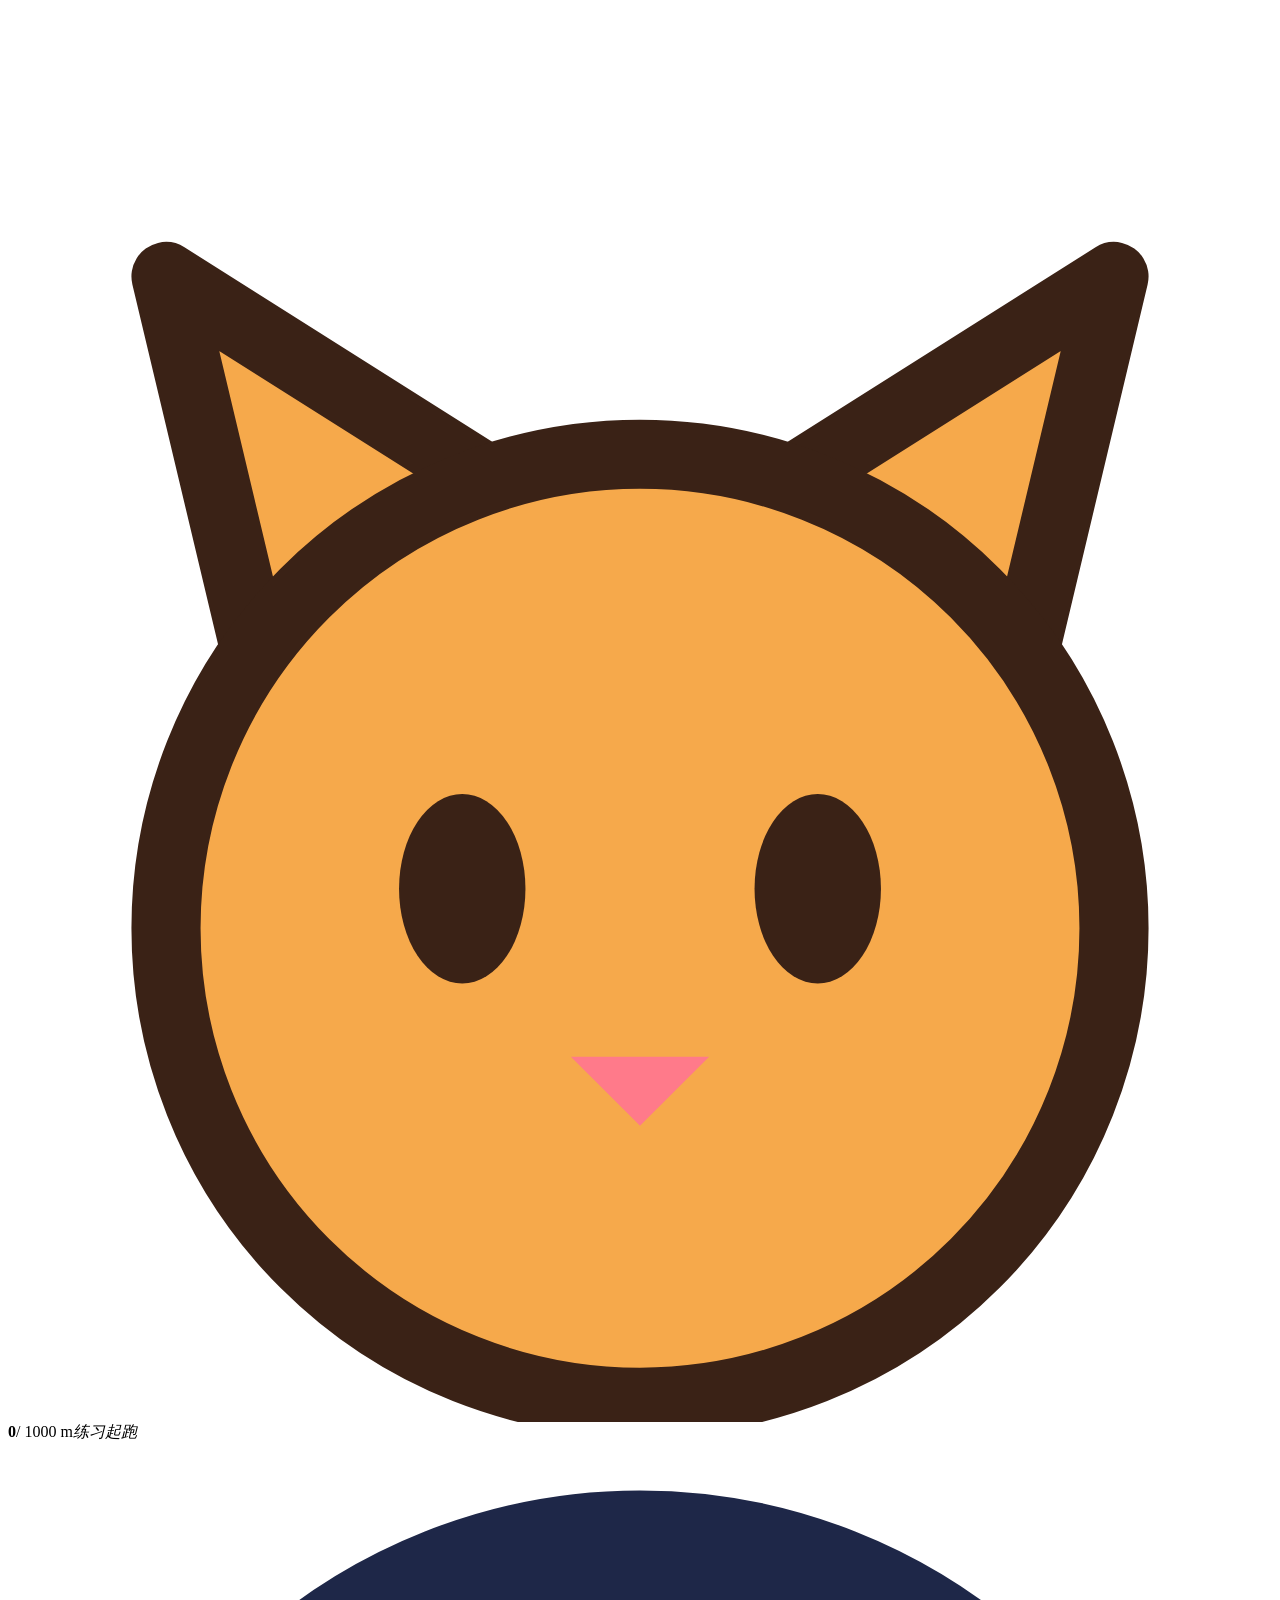
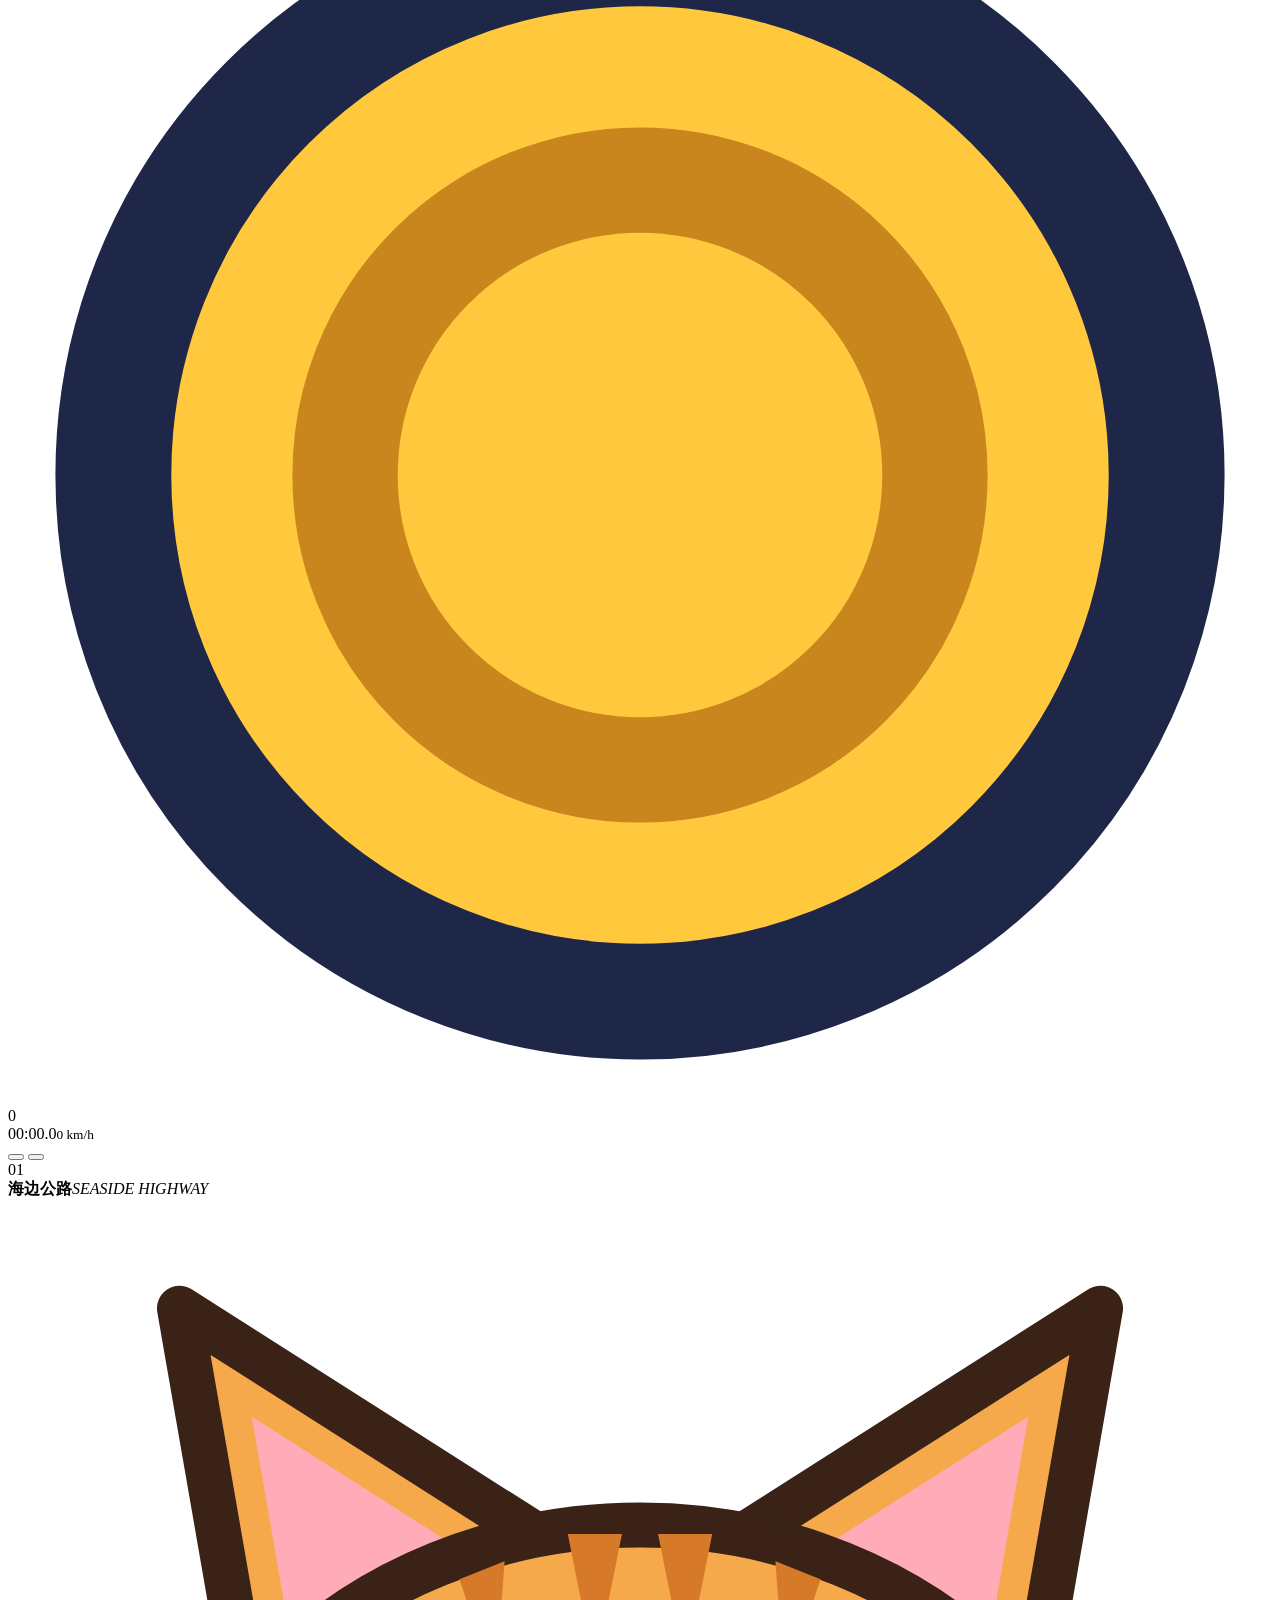
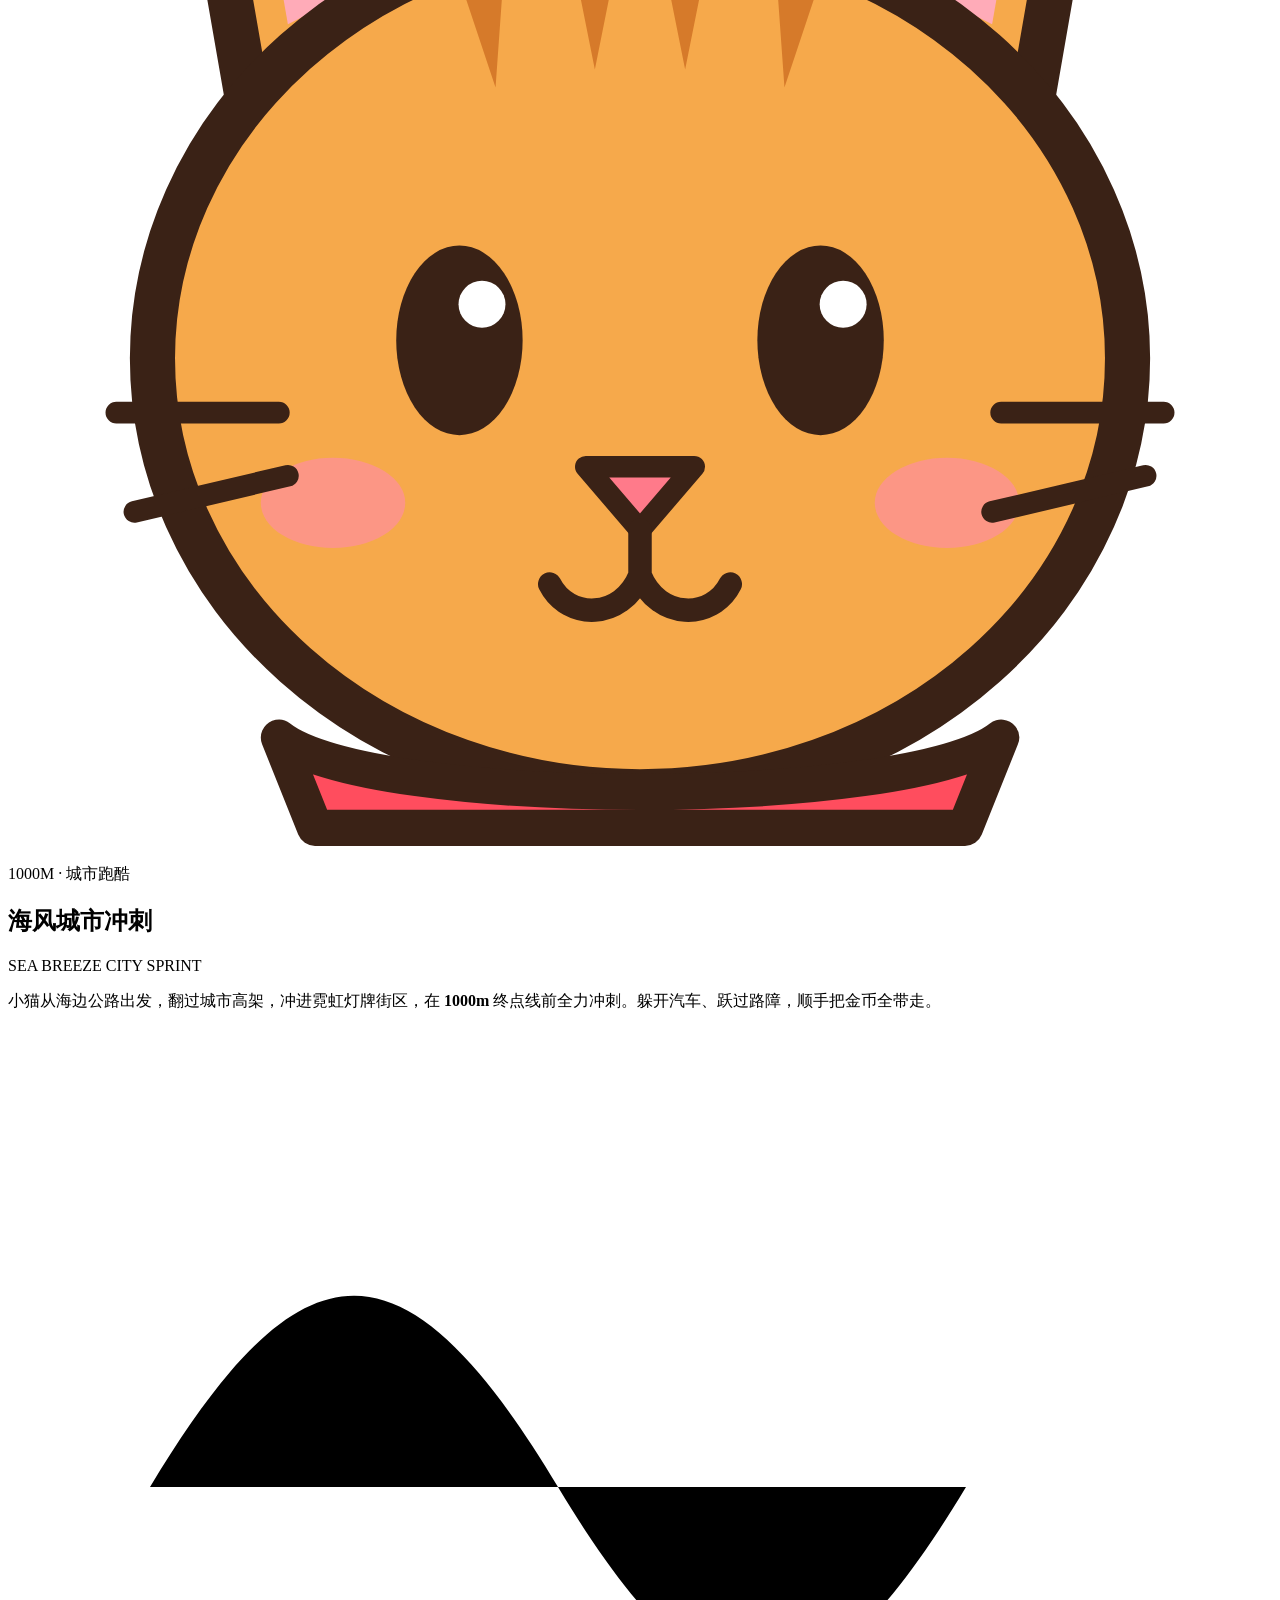
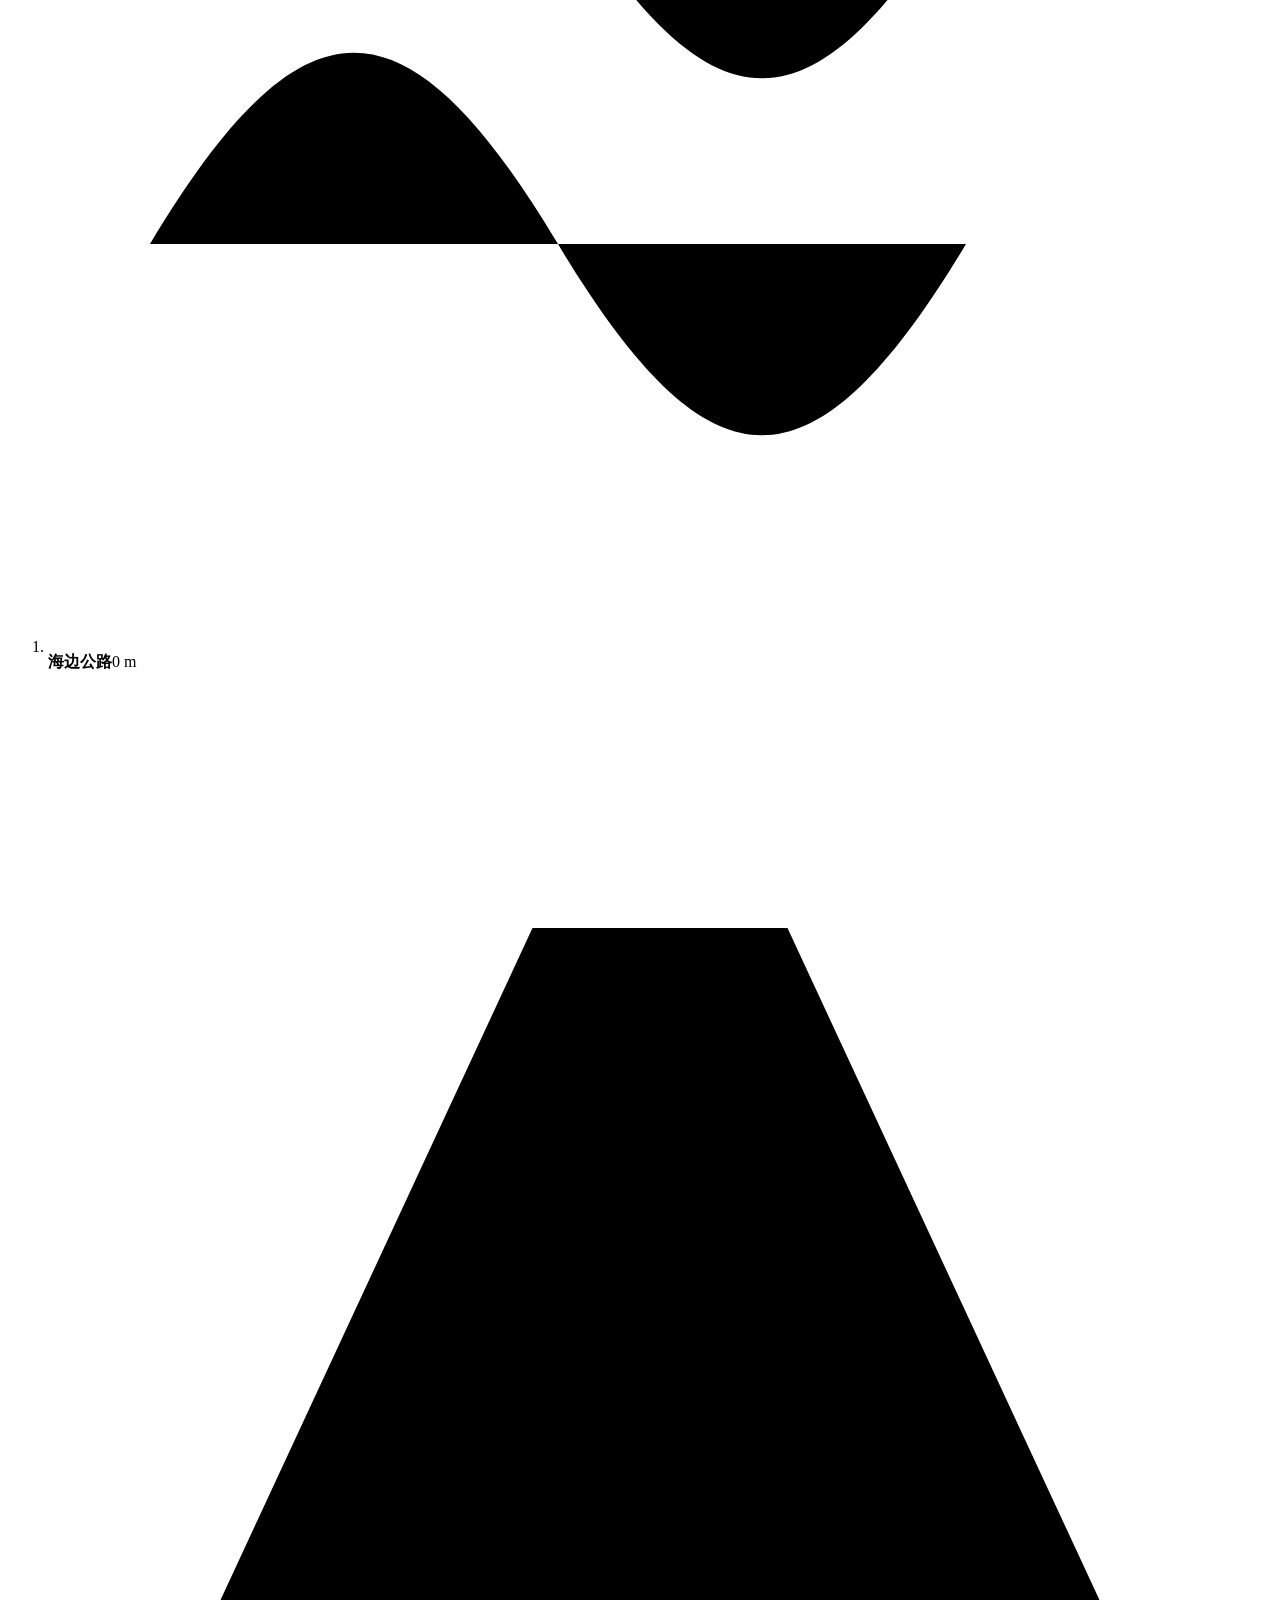
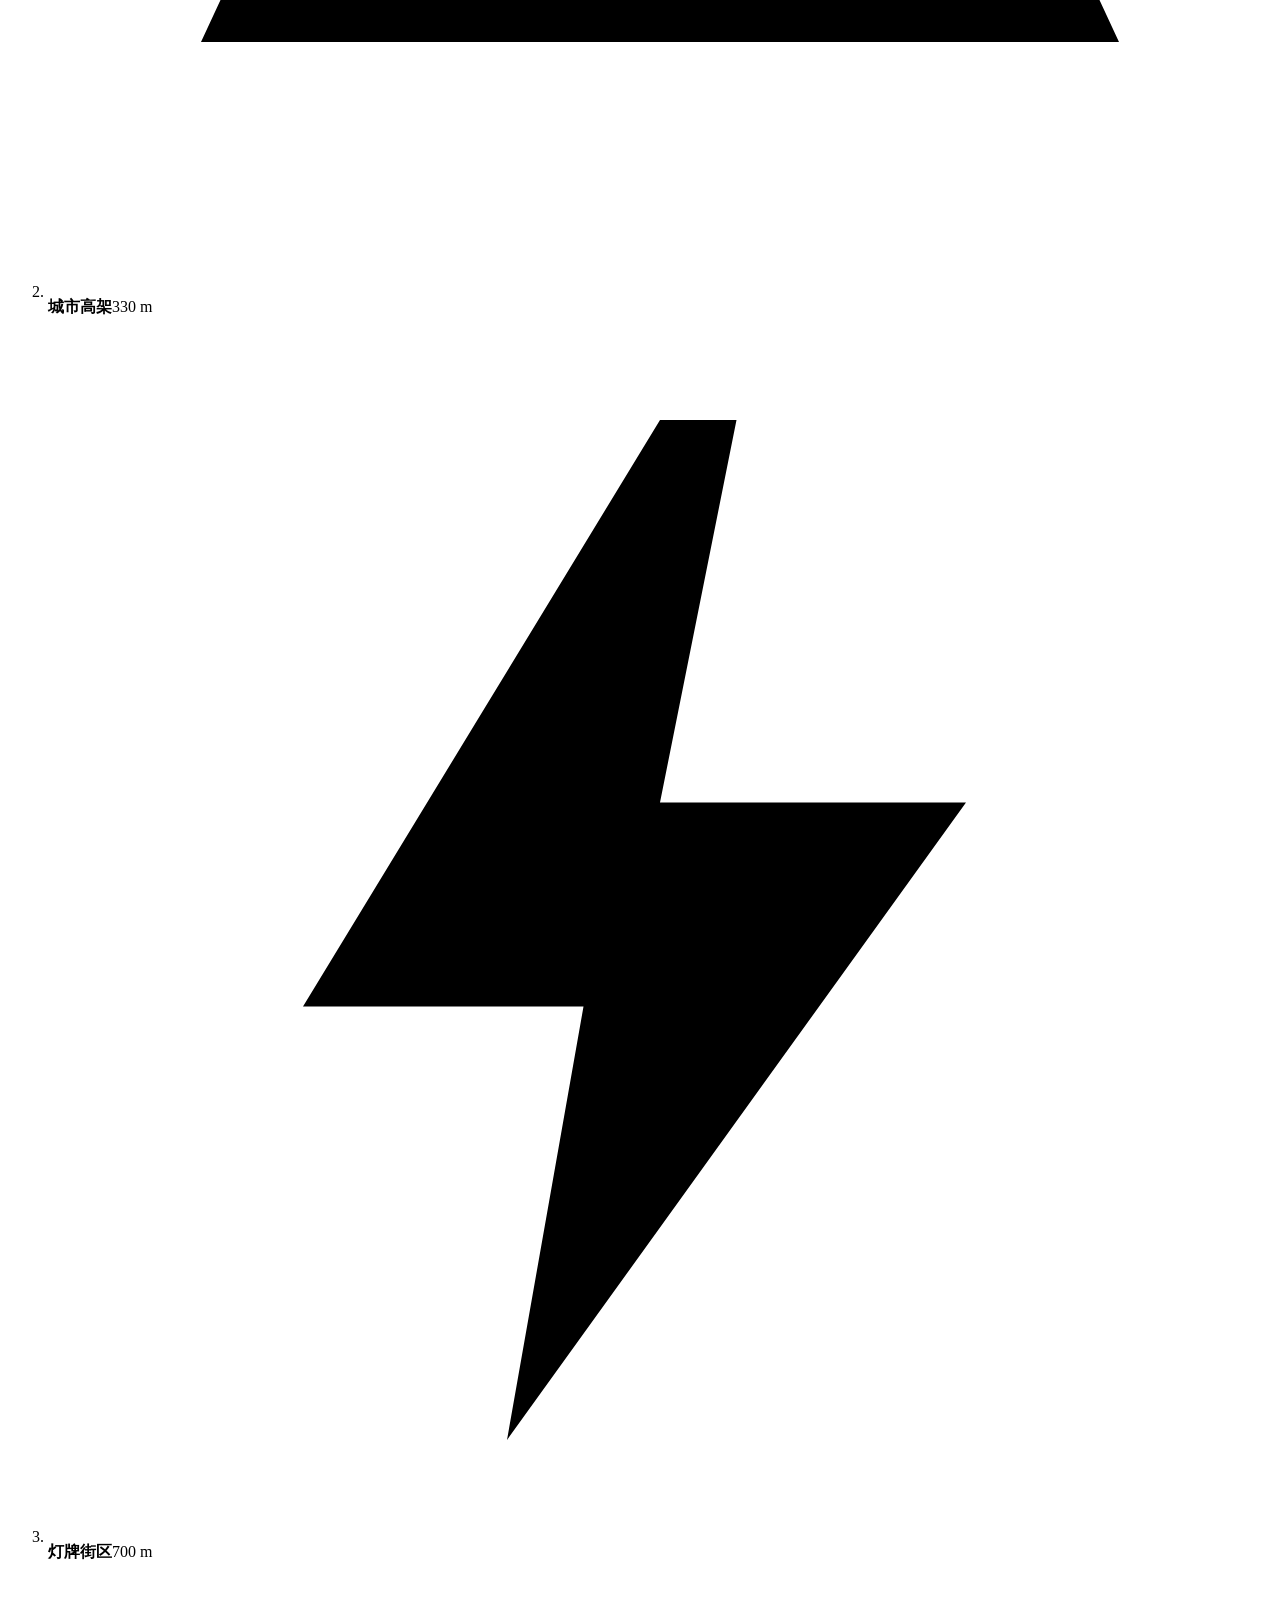
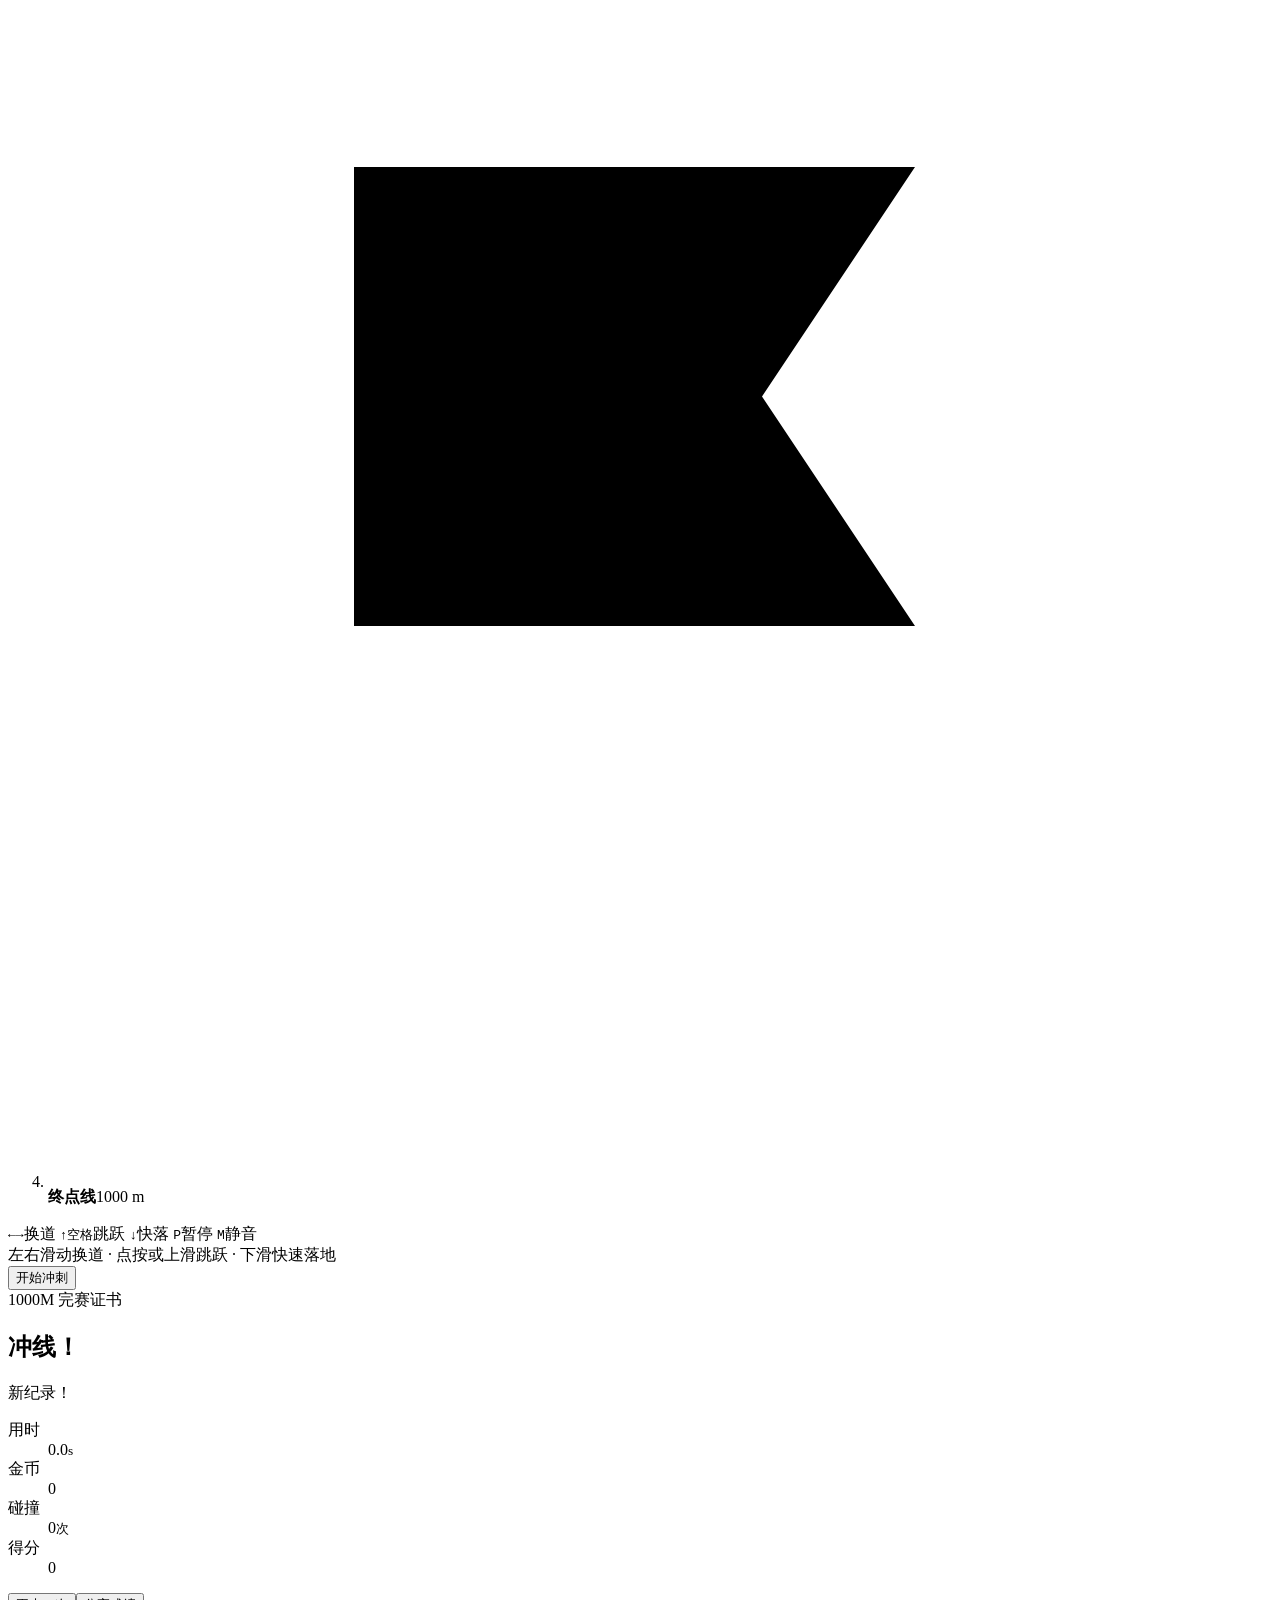
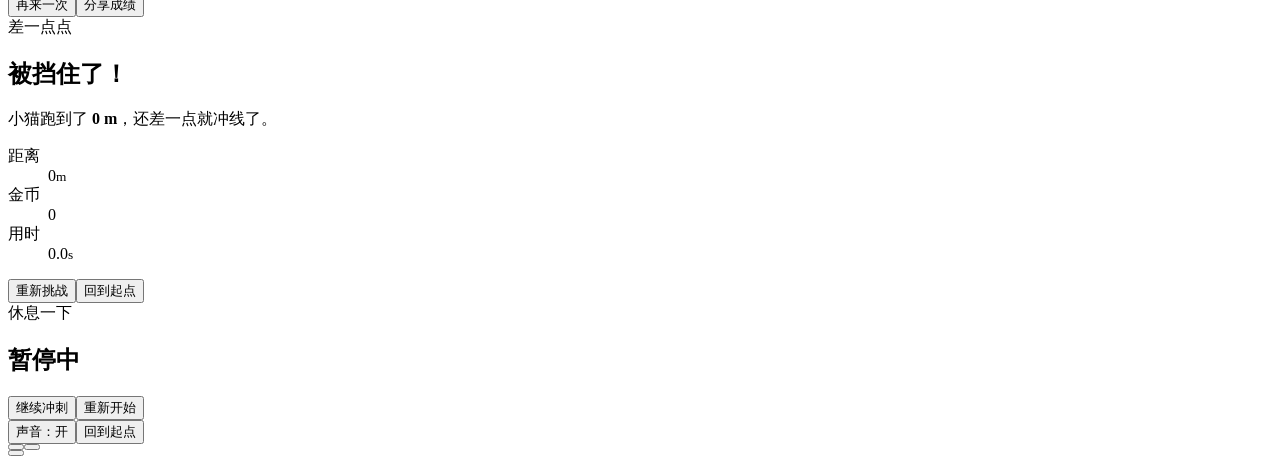
<file: src/10-body.html>
</style>
</head>
<body>
<canvas id="game"></canvas>
<div id="ui">

  <div id="hud" class="hidden">
    <div class="box" id="hearts" aria-label="生命值"></div>
    <div id="prog-wrap">
      <div id="prog">
        <i class="pseg p0"></i><i class="pseg p1"></i><i class="pseg p2"></i>
        <i class="pmark" style="left:33%"></i><i class="pmark" style="left:69.6%"></i>
        <div id="progFill"></div>
        <div id="progCat"><svg viewBox="0 0 64 64"><path d="M13 27 8 6l19 12zM51 27 56 6 37 18z" fill="#F6A94B" stroke="#3A2216" stroke-width="3.5" stroke-linejoin="round"/><circle cx="32" cy="39" r="24" fill="#F6A94B" stroke="#3A2216" stroke-width="3.5"/><ellipse cx="23" cy="37" rx="3.2" ry="4.8" fill="#3A2216"/><ellipse cx="41" cy="37" rx="3.2" ry="4.8" fill="#3A2216"/><path d="M28.5 45.5h7L32 49z" fill="#FF7A8A"/></svg></div>
      </div>
      <div id="dist"><b id="distNow">0</b><span>/ 1000 m</span><em id="practiceTag">练习起跑</em></div>
    </div>
    <div id="hud-right">
      <div class="box" id="coinbox"><svg viewBox="0 0 24 24"><circle cx="12" cy="12" r="10" fill="#FFC83D" stroke="#1E2748" stroke-width="2.2"/><circle cx="12" cy="12" r="5.6" fill="none" stroke="#C8861C" stroke-width="2"/></svg><span id="coins">0</span></div>
      <div class="box" id="timebox"><span id="time">00:00.0</span><small id="speed">0 km/h</small></div>
      <button class="icon-btn" id="btnMute" aria-label="静音开关"><svg viewBox="0 0 24 24"><path id="mutePath" d="M4 9v6h4l5 4V5L8 9H4zm12.3-1.9-1.3 1.6A5 5 0 0 1 17 12a5 5 0 0 1-2 3.3l1.3 1.6A7 7 0 0 0 19 12a7 7 0 0 0-2.7-4.9z"/></svg></button>
      <button class="icon-btn" id="btnPause" aria-label="暂停"><svg viewBox="0 0 24 24"><path d="M6 5h4v14H6zM14 5h4v14h-4z"/></svg></button>
    </div>
  </div>

  <div id="banner"><div class="bcard" id="bcard"><span class="bnum" id="bNum">01</span><div class="btxt"><b id="bName">海边公路</b><i id="bEn">SEASIDE HIGHWAY</i></div></div></div>
  <div id="countdown"></div>

  <div id="title" class="overlay">
    <section class="panel">
      <svg class="mascot" viewBox="0 0 140 140" aria-hidden="true">
        <path d="M27 58 19 12l44 28z" fill="#F6A94B" stroke="#3A2216" stroke-width="5" stroke-linejoin="round"/>
        <path d="M113 58 121 12 77 40z" fill="#F6A94B" stroke="#3A2216" stroke-width="5" stroke-linejoin="round"/>
        <path d="M31 47 27 24l22 14z" fill="#FFABB8"/><path d="M109 47l4-23-22 14z" fill="#FFABB8"/>
        <ellipse cx="70" cy="84" rx="54" ry="48" fill="#F6A94B" stroke="#3A2216" stroke-width="5"/>
        <path d="M62 37h6l-3 15zM72 37h6l-3 15zM50 42l5-2-1 14zM85 40l5 2-4 12z" fill="#D67A2A"/>
        <ellipse cx="50" cy="82" rx="7" ry="10.5" fill="#3A2216"/><ellipse cx="90" cy="82" rx="7" ry="10.5" fill="#3A2216"/>
        <circle cx="52.5" cy="78" r="2.6" fill="#fff"/><circle cx="92.5" cy="78" r="2.6" fill="#fff"/>
        <ellipse cx="36" cy="100" rx="8" ry="5" fill="#FF8F9E" opacity=".7"/><ellipse cx="104" cy="100" rx="8" ry="5" fill="#FF8F9E" opacity=".7"/>
        <path d="M64 96h12l-6 7z" fill="#FF7A8A" stroke="#3A2216" stroke-width="2.4" stroke-linejoin="round"/>
        <path d="M70 103v5m0 0c-2 5-8 5-10 1m10-1c2 5 8 5 10 1" fill="none" stroke="#3A2216" stroke-width="2.6" stroke-linecap="round"/>
        <path d="M12 90h18M14 101l17-4M128 90h-18M126 97l-17 4" stroke="#3A2216" stroke-width="2.4" stroke-linecap="round"/>
        <path d="M30 126c10 8 70 8 80 0l-4 10H34z" fill="#FF4D5E" stroke="#3A2216" stroke-width="4" stroke-linejoin="round"/>
      </svg>
      <span class="tag"><i></i>1000M · 城市跑酷</span>
      <h1>海风城市冲刺</h1>
      <p class="sub">SEA BREEZE CITY SPRINT</p>
      <p class="lead">小猫从海边公路出发，翻过城市高架，冲进霓虹灯牌街区，在 <b>1000m</b> 终点线前全力冲刺。躲开汽车、跃过路障，顺手把金币全带走。</p>
      <ol class="route">
        <li class="r0"><i><svg viewBox="0 0 24 24"><path d="M2 9c3-5 5-5 8 0s5 5 8 0M2 16c3-5 5-5 8 0s5 5 8 0"/></svg></i><div><b>海边公路</b><span>0 m</span></div></li>
        <li class="r1"><i><svg viewBox="0 0 24 24"><path d="M3 19 9.5 5h5L21 19M3 19h18M12 19v-4m0-5v-3"/></svg></i><div><b>城市高架</b><span>330 m</span></div></li>
        <li class="r2"><i><svg viewBox="0 0 24 24"><path d="M12 2 5 13.5h5.5L9 22l9-12.5h-6L13.5 2z"/></svg></i><div><b>灯牌街区</b><span>700 m</span></div></li>
        <li class="r3"><i><svg viewBox="0 0 24 24"><path d="M6 22V3m0 1h11l-3 4.5 3 4.5H6"/></svg></i><div><b>终点线</b><span>1000 m</span></div></li>
      </ol>
      <div class="keys pad-only">
        <span><kbd>←</kbd><kbd>→</kbd>换道</span>
        <span><kbd>↑</kbd><kbd>空格</kbd>跳跃</span>
        <span><kbd>↓</kbd>快落</span>
        <span class="minor"><kbd>P</kbd>暂停 <kbd>M</kbd>静音</span>
      </div>
      <div class="keys touch-only">左右滑动换道 · 点按或上滑跳跃 · 下滑快速落地</div>
      <div class="cta"><button id="btnStart" class="btn primary">开始冲刺</button><span id="best" class="best"></span></div>
    </section>
  </div>

  <div id="result" class="overlay hidden">
    <section class="panel result">
      <span class="ribbon">1000M 完赛证书</span>
      <h2>冲线！</h2>
      <div class="stars" id="stars"></div>
      <div class="newbest" id="newBest">新纪录！</div>
      <dl class="stats">
        <div><dt>用时</dt><dd id="rTime">0.0<small>s</small></dd></div>
        <div><dt>金币</dt><dd id="rCoins">0</dd></div>
        <div><dt>碰撞</dt><dd id="rHits">0<small>次</small></dd></div>
        <div><dt>得分</dt><dd id="rScore">0</dd></div>
      </dl>
      <div class="row"><button id="btnAgain" class="btn primary">再来一次</button><button id="btnShare" class="btn sea">分享成绩</button></div>
      <div class="best" id="rBest"></div>
    </section>
  </div>

  <div id="over" class="overlay hidden">
    <section class="panel result">
      <span class="ribbon" style="background:var(--coral)">差一点点</span>
      <h2 class="fail">被挡住了！</h2>
      <p class="lead" style="margin-top:6px">小猫跑到了 <b id="oDist">0 m</b>，还差一点就冲线了。</p>
      <dl class="stats">
        <div><dt>距离</dt><dd id="oDist2">0<small>m</small></dd></div>
        <div><dt>金币</dt><dd id="oCoins">0</dd></div>
        <div><dt>用时</dt><dd id="oTime">0.0<small>s</small></dd></div>
      </dl>
      <div class="row"><button id="btnRetry" class="btn primary">重新挑战</button><button id="btnHome" class="btn">回到起点</button></div>
    </section>
  </div>

  <div id="pause" class="overlay hidden">
    <section class="panel result" style="width:min(420px,100%)">
      <span class="ribbon" style="background:var(--sea)">休息一下</span>
      <h2>暂停中</h2>
      <div class="row"><button id="btnResume" class="btn primary">继续冲刺</button><button id="btnRestart" class="btn">重新开始</button></div>
      <div class="row"><button id="btnSound" class="btn small">声音：开</button><button id="btnHome2" class="btn small">回到起点</button></div>
    </section>
  </div>

  <div id="toast"></div>

  <div id="touch" class="hidden">
    <div class="tgroup"><button id="btnLeft" aria-label="向左换道"><svg viewBox="0 0 24 24"><path d="M15 4 7 12l8 8V4z"/></svg></button><button id="btnRight" aria-label="向右换道"><svg viewBox="0 0 24 24"><path d="M9 4l8 8-8 8V4z"/></svg></button></div>
    <button id="btnJump" aria-label="跳跃"><svg viewBox="0 0 24 24"><path d="M12 3 4 13h5v8h6v-8h5z"/></svg></button>
  </div>

</div>
<script>
</file>
